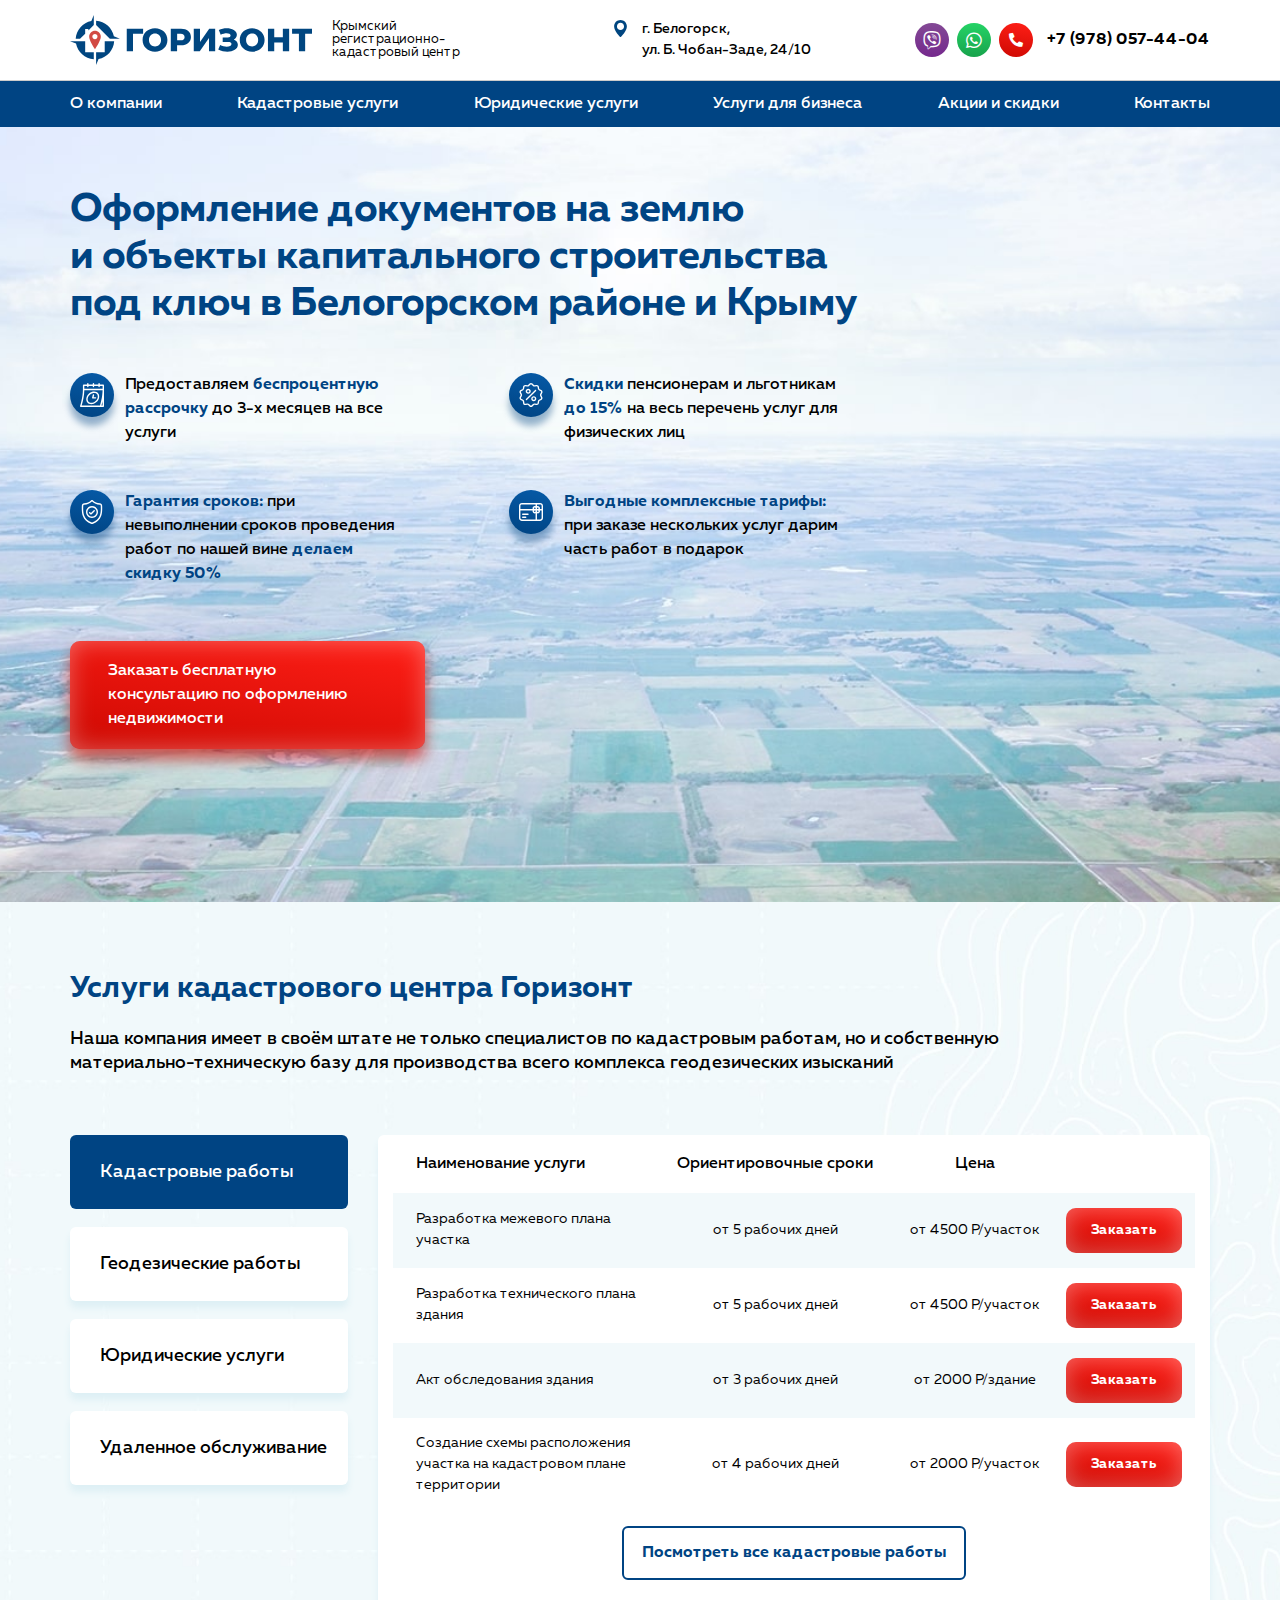
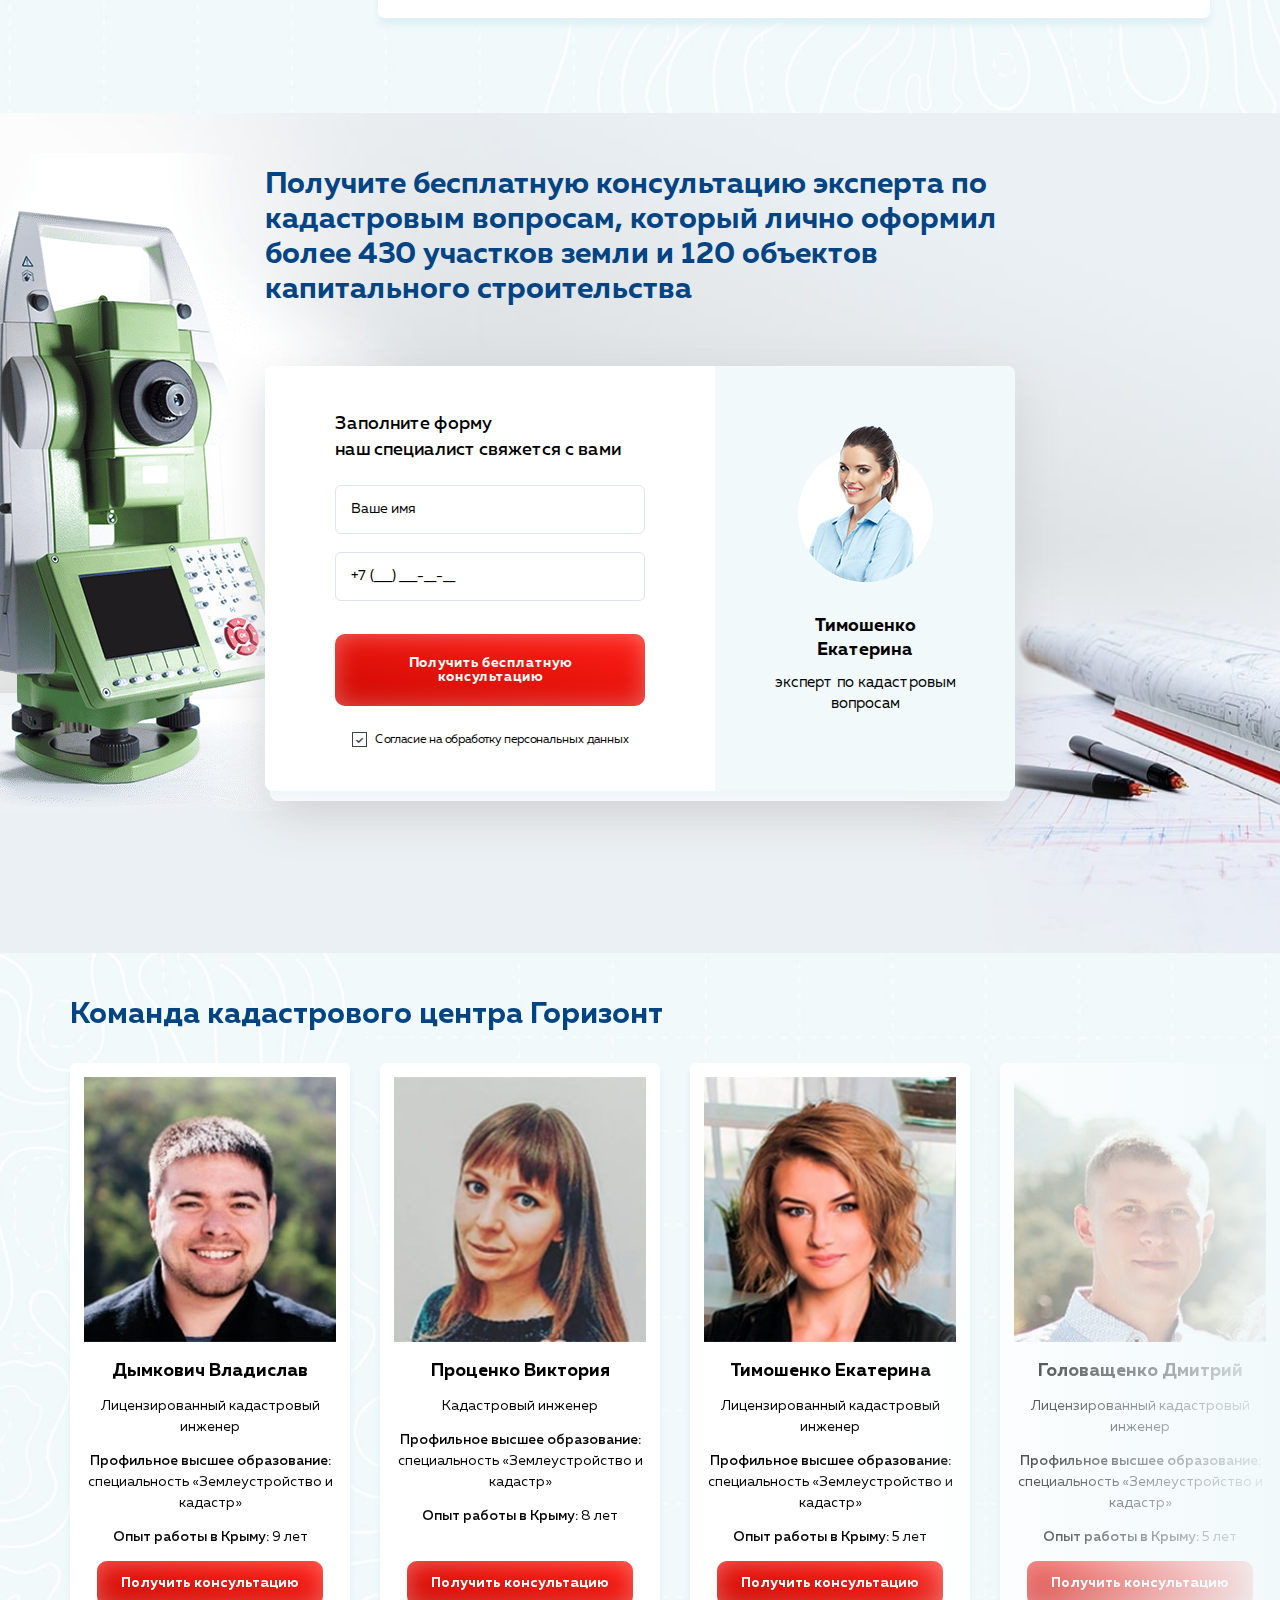
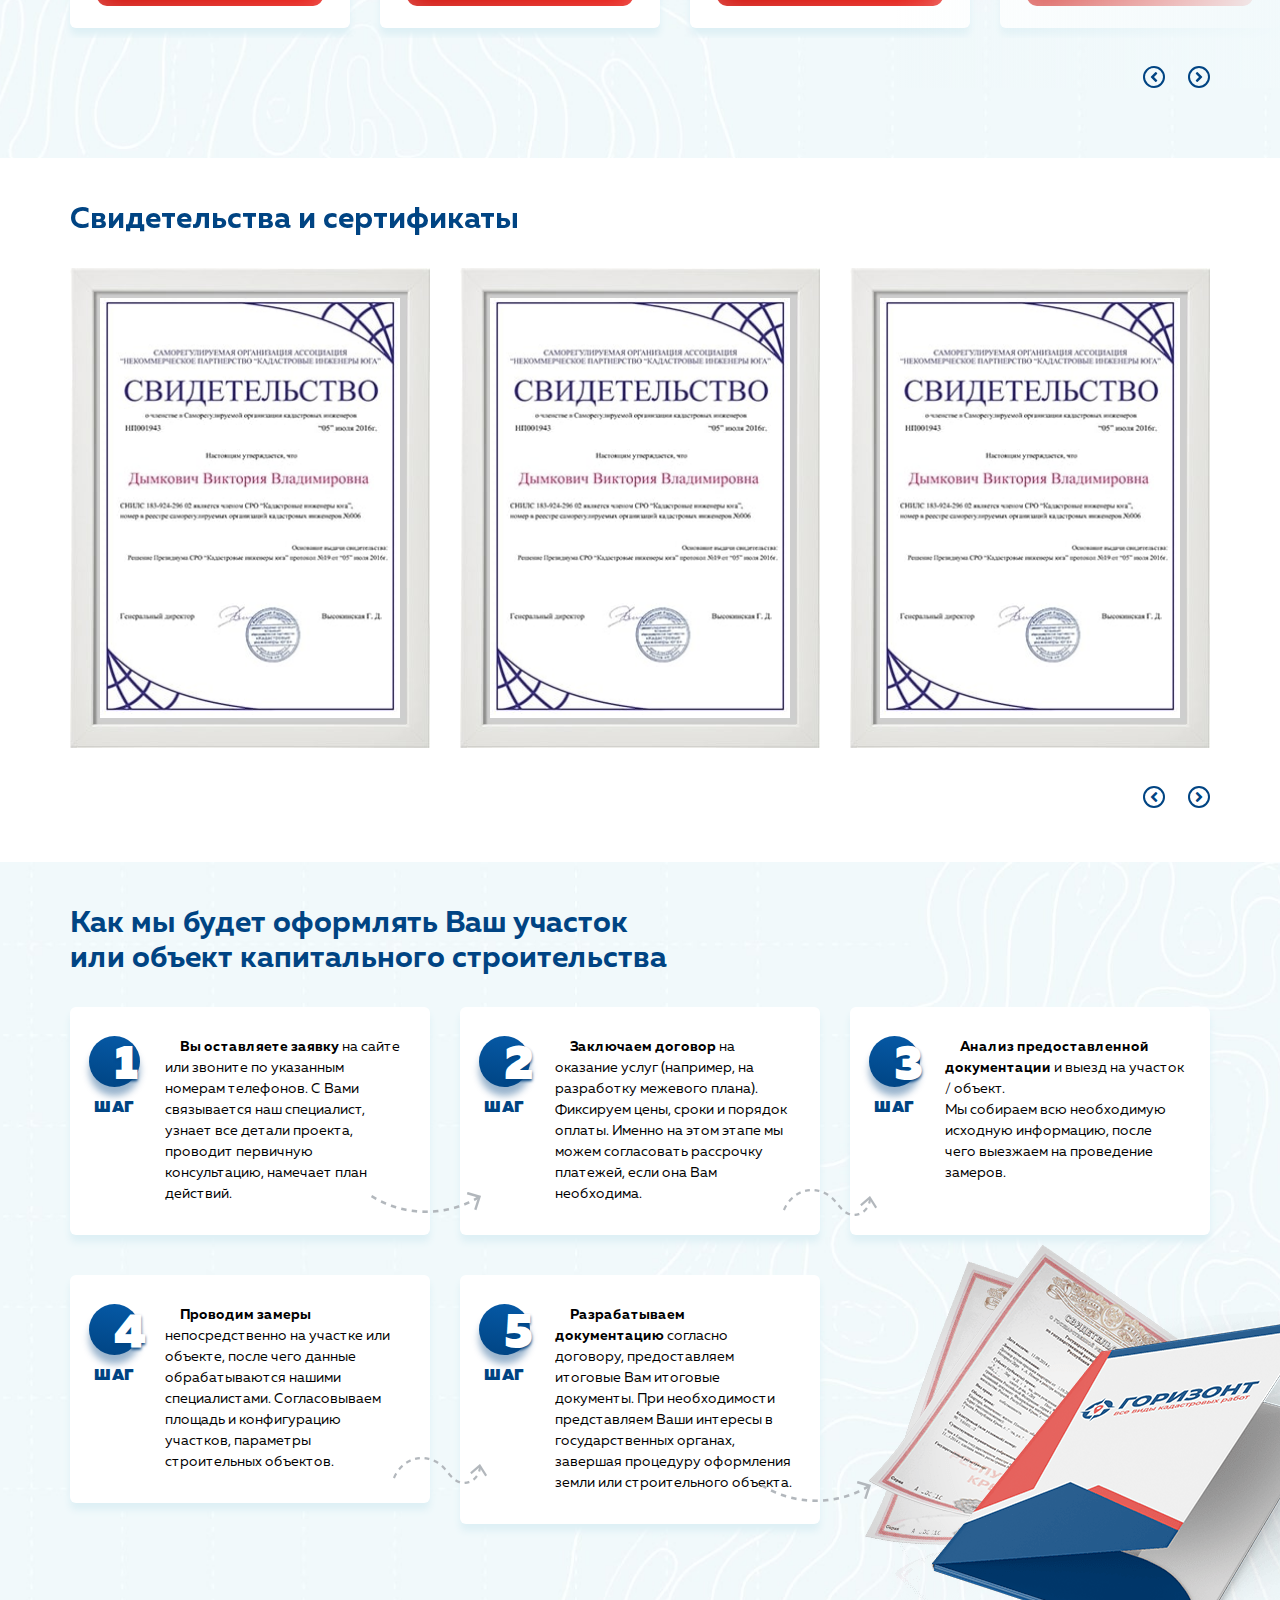
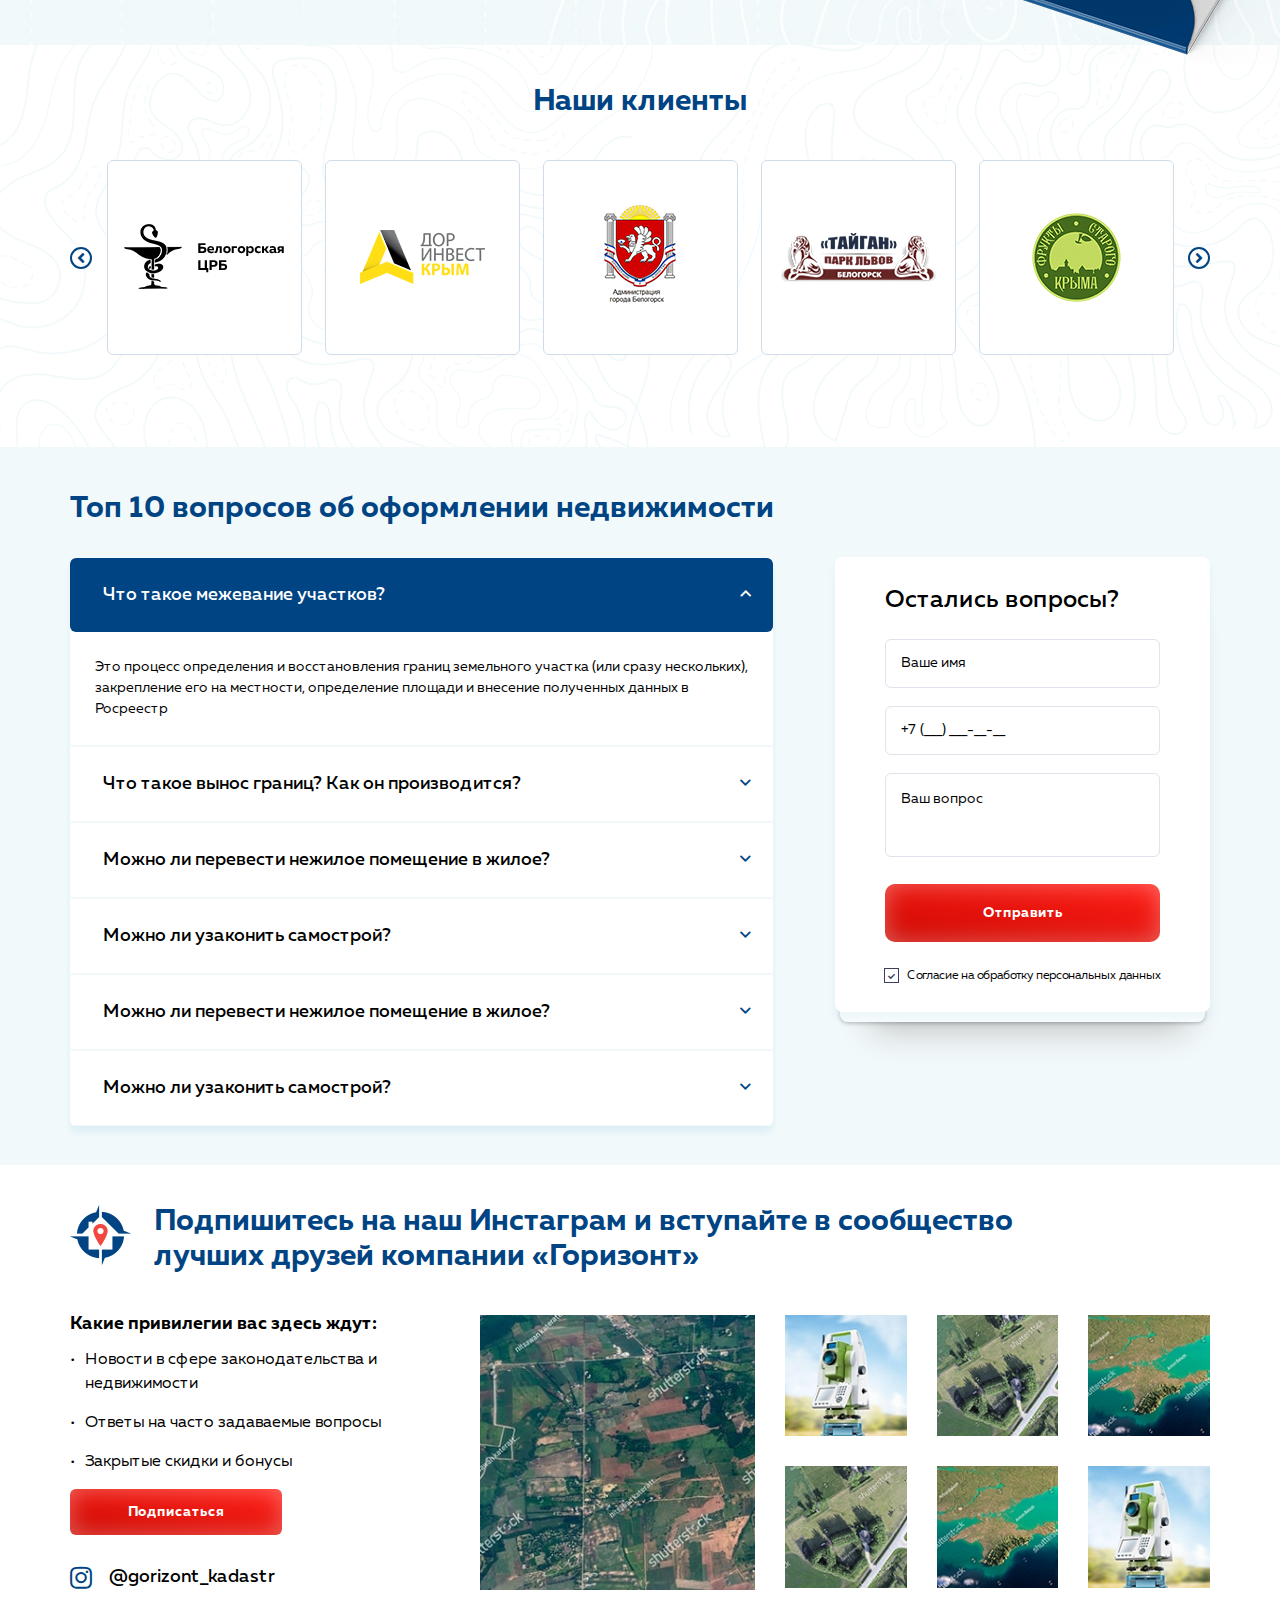
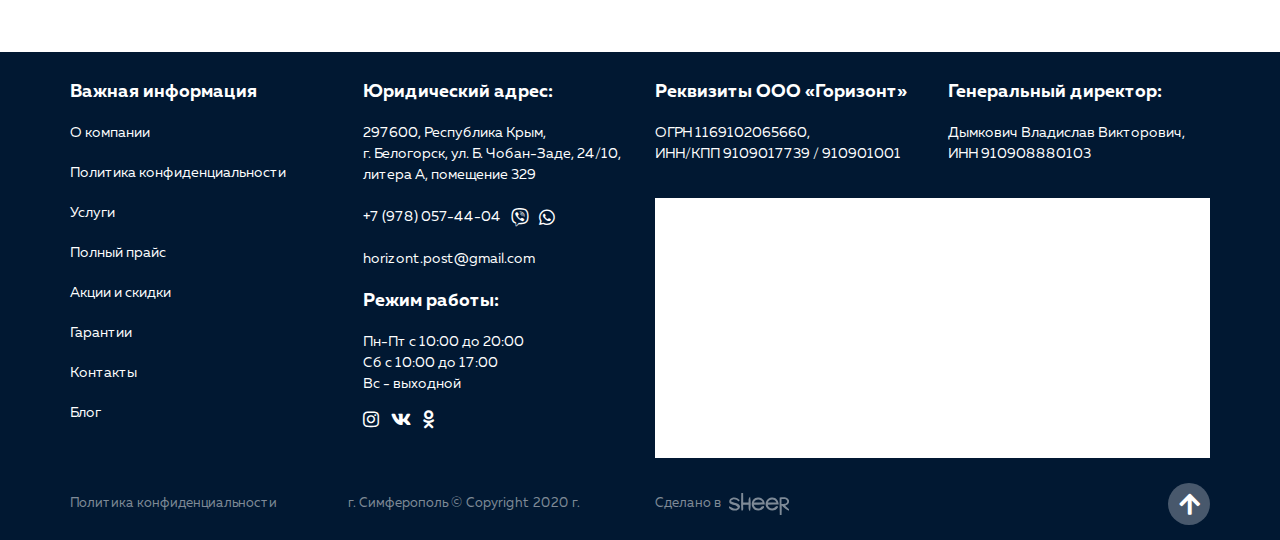
<file: index.html>
<!DOCTYPE html>
<!--[if lt IE 7]><html lang="ru" class="lt-ie9 lt-ie8 lt-ie7"><![endif]-->
<!--[if IE 7]><html lang="ru" class="lt-ie9 lt-ie8"><![endif]-->
<!--[if IE 8]><html lang="ru" class="lt-ie9"><![endif]-->
<!--[if gt IE 8]><!-->
<html lang="ru">
<!--<![endif]-->
<head>
	<meta charset="utf-8" />
	<title>Заголовок</title>
	<meta name="description" content="" />
	<meta http-equiv="X-UA-Compatible" content="IE=edge" />
	<meta name="viewport" content="width=device-width, initial-scale=1.0" />
	<link rel="shortcut icon" href="favicon.png" />
	<link rel="stylesheet" href="libs/bootstrap/bootstrap-grid.css" />
	<link rel="stylesheet" href="libs/fontawesome-free-5.12.0-web/css/all.min.css" />
	<link rel="stylesheet" href="libs/fancybox/jquery.fancybox.css" />
	<link rel="stylesheet" href="libs/slick-1.5.9/slick/slick.css" />
	<link rel="stylesheet" href="libs/slick-1.5.9/slick/slick-theme.css" />
	<link rel="stylesheet" href="css/fonts.css" />
	<link rel="stylesheet" href="css/main.css?ver=1.68" />
	<link rel="stylesheet" href="css/media.css?ver=1.68" />
</head>
<body>

	<div class="wrapper">

		<header class="header">
			<div class="container">
				<div class="header__top">
					<a href="#" class="logo">
						<img src="img/logo.svg" alt="alt">
						<span>Крымский регистрационно-кадастровый центр</span>
					</a>
					<div class="contact-location">
						<p>г. Белогорск,</p> 
						<p>ул. Б. Чобан-Заде, 24/10</p>
					</div>
					<div class="header__right">
						<ul class="social-list">
							<li class="social-list_viber"><a href="#"><i class="fab fa-viber"></i></a></li>
							<li class="social-list_whatsapp"><a href="#"><i class="fab fa-whatsapp"></i></a></li>
							<li class="social-list_phone"><a href="#callback" class="fancybox"><i class="fas fa-phone-alt"></i></a></li>
						</ul>
						<a href="tel:+79780574404" class="phone-main">+7 (978) 057-44-04</a>
					</div>
					<span class="btn_nav">
						<span class='sandwich'>
							<span class='sw-topper'></span>
							<span class='sw-bottom'></span>
							<span class='sw-footer'></span>
						</span>
					</span>
				</div>
			</div>
			<div class="header__bottom">
				<div class="container">
					<ul class="menu">
						<li><a href="#">О компании</a></li>
						<li><a href="#">Кадастровые услуги</a></li>
						<li><a href="#">Юридические услуги</a></li>
						<li><a href="#">Услуги для бизнеса</a></li>
						<li><a href="#">Акции и скидки</a></li>
						<li><a href="#">Контакты</a></li>
					</ul>
				</div>
			</div>
		</header>

		<div class="billbord">
			<div class="container">
				<div class="row">
					<div class="col-xl-9">
						<h1 class="title-big">Оформление документов на землю <br>и объекты капитального строительства <br>под ключ в Белогорском районе и Крыму</h1>
						<div class="row">
							<div class="col-6">
								<div class="item-billbord">
									<div class="item-billbord__icon">
										<img src="img/ic_billbord1.svg" alt="alt">
									</div>
									<p>Предоставляем <strong>беспроцентную рассрочку</strong> до 3-х месяцев на все услуги</p>
								</div>
							</div>
							<div class="col-6">
								<div class="item-billbord">
									<div class="item-billbord__icon">
										<img src="img/ic_billbord2.svg" alt="alt">
									</div>
									<p><strong>Скидки</strong> пенсионерам и льготникам <strong>до 15%</strong> на весь перечень услуг для физических лиц</p>
								</div>
							</div>
							<div class="col-6">
								<div class="item-billbord">
									<div class="item-billbord__icon">
										<img src="img/ic_billbord3.svg" alt="alt">
									</div>
									<p><strong>Гарантия сроков:</strong> при невыполнении сроков проведения работ по нашей вине <strong>делаем скидку 50%</strong></p>
								</div>
							</div>
							<div class="col-6">
								<div class="item-billbord">
									<div class="item-billbord__icon">
										<img src="img/ic_billbord4.svg" alt="alt">
									</div>
									<p><strong>Выгодные комплексные тарифы:</strong> при заказе нескольких услуг дарим часть работ в подарок</p>
								</div>
							</div>
						</div>
						<a href="#" class="btn-main">Заказать бесплатную консультацию по оформлению недвижимости</a>
					</div>
				</div>
			</div>
		</div>

		<div class="services">
			<div class="container">
				<div class="row">
					<div class="col-xl-10">
						<h2 class="title-section">Услуги кадастрового центра Горизонт</h2>
						<div class="descr-title">Наша компания имеет в своём штате не только специалистов по кадастровым работам, но и собственную материально-техническую базу для производства всего комплекса геодезических изысканий</div>
					</div>
				</div>
				<div class="row row_tabs">
					<div class="col-lg-3 col_pr">
						<ul class="tabs">
							<li class="active"><a href="#tab1">Кадастровые работы</a></li>
							<li><a href="#tab2">Геодезические работы</a></li>
							<li><a href="#tab3">Юридические услуги</a></li>
							<li><a href="#tab4">Удаленное обслуживание</a></li>
						</ul>
					</div>
					<div class="col-lg-9 pl_30">
						<div class="tab-container">
							<div id="tab1" class="tab-pane">
								<div class="table-wrap">
									<table>
										<thead>
											<tr>
												<td>Наименование услуги</td>
												<td>Ориентировочные сроки</td>
												<td>Цена</td>
												<td></td>
											</tr>
										</thead>
										<tbody>
											<tr>
												<td>Разработка межевого плана участка</td>
												<td>от 5 рабочих дней</td>
												<td>от 4500 Р/участок</td>
												<td><a href="#" class="btn-main">Заказать</a></td>
											</tr>
											<tr>
												<td>Разработка технического плана здания</td>
												<td>от 5 рабочих дней</td>
												<td>от 4500 Р/участок</td>
												<td><a href="#" class="btn-main">Заказать</a></td>
											</tr>
											<tr>
												<td>Акт обследования здания</td>
												<td>от 3 рабочих дней</td>
												<td>от 2000 Р/здание</td>
												<td><a href="#" class="btn-main">Заказать</a></td>
											</tr>
											<tr>
												<td>Создание схемы расположения участка на кадастровом плане территории</td>
												<td>от 4 рабочих дней</td>
												<td>от 2000 Р/участок</td>
												<td><a href="#" class="btn-main">Заказать</a></td>
											</tr>
										</tbody>
									</table>
								</div>
								<div class="align_center">
									<a href="#" class="btn-transparent">Посмотреть все кадастровые работы</a>
								</div>
							</div>
							<div id="tab2" class="tab-pane">
								<div class="table-wrap">
									<table>
										<thead>
											<tr>
												<td>Наименование услуги</td>
												<td>Ориентировочные сроки</td>
												<td>Цена</td>
												<td></td>
											</tr>
										</thead>
										<tbody>
											<tr>
												<td>Разработка межевого плана участка</td>
												<td>от 5 рабочих дней</td>
												<td>от 4500 Р/участок</td>
												<td><a href="#" class="btn-main">Заказать</a></td>
											</tr>
											<tr>
												<td>Разработка технического плана здания</td>
												<td>от 5 рабочих дней</td>
												<td>от 4500 Р/участок</td>
												<td><a href="#" class="btn-main">Заказать</a></td>
											</tr>
											<tr>
												<td>Акт обследования здания</td>
												<td>от 3 рабочих дней</td>
												<td>от 2000 Р/здание</td>
												<td><a href="#" class="btn-main">Заказать</a></td>
											</tr>
											<tr>
												<td>Создание схемы расположения участка на кадастровом плане территории</td>
												<td>от 4 рабочих дней</td>
												<td>от 2000 Р/участок</td>
												<td><a href="#" class="btn-main">Заказать</a></td>
											</tr>
										</tbody>
									</table>
								</div>
								<div class="align_center">
									<a href="#" class="btn-transparent">Посмотреть все кадастровые работы</a>
								</div>
							</div>
							<div id="tab3" class="tab-pane">
								<div class="table-wrap">
									<table>
										<thead>
											<tr>
												<td>Наименование услуги</td>
												<td>Ориентировочные сроки</td>
												<td>Цена</td>
												<td></td>
											</tr>
										</thead>
										<tbody>
											<tr>
												<td>Разработка межевого плана участка</td>
												<td>от 5 рабочих дней</td>
												<td>от 4500 Р/участок</td>
												<td><a href="#" class="btn-main">Заказать</a></td>
											</tr>
											<tr>
												<td>Разработка технического плана здания</td>
												<td>от 5 рабочих дней</td>
												<td>от 4500 Р/участок</td>
												<td><a href="#" class="btn-main">Заказать</a></td>
											</tr>
											<tr>
												<td>Акт обследования здания</td>
												<td>от 3 рабочих дней</td>
												<td>от 2000 Р/здание</td>
												<td><a href="#" class="btn-main">Заказать</a></td>
											</tr>
											<tr>
												<td>Создание схемы расположения участка на кадастровом плане территории</td>
												<td>от 4 рабочих дней</td>
												<td>от 2000 Р/участок</td>
												<td><a href="#" class="btn-main">Заказать</a></td>
											</tr>
										</tbody>
									</table>
								</div>
								<div class="align_center">
									<a href="#" class="btn-transparent">Посмотреть все кадастровые работы</a>
								</div>
							</div>
							<div id="tab4" class="tab-pane">
								<div class="table-wrap">
									<table>
										<thead>
											<tr>
												<td>Наименование услуги</td>
												<td>Ориентировочные сроки</td>
												<td>Цена</td>
												<td></td>
											</tr>
										</thead>
										<tbody>
											<tr>
												<td>Разработка межевого плана участка</td>
												<td>от 5 рабочих дней</td>
												<td>от 4500 Р/участок</td>
												<td><a href="#" class="btn-main">Заказать</a></td>
											</tr>
											<tr>
												<td>Разработка технического плана здания</td>
												<td>от 5 рабочих дней</td>
												<td>от 4500 Р/участок</td>
												<td><a href="#" class="btn-main">Заказать</a></td>
											</tr>
											<tr>
												<td>Акт обследования здания</td>
												<td>от 3 рабочих дней</td>
												<td>от 2000 Р/здание</td>
												<td><a href="#" class="btn-main">Заказать</a></td>
											</tr>
											<tr>
												<td>Создание схемы расположения участка на кадастровом плане территории</td>
												<td>от 4 рабочих дней</td>
												<td>от 2000 Р/участок</td>
												<td><a href="#" class="btn-main">Заказать</a></td>
											</tr>
										</tbody>
									</table>
								</div>
								<div class="align_center">
									<a href="#" class="btn-transparent">Посмотреть все кадастровые работы</a>
								</div>
							</div>
						</div>
					</div>
				</div>
			</div>
		</div>

		<div class="consultation">
			<div class="container">
				<div class="row">
					<div class="col-xl-8 col-lg-10 offset-xl-2 offset-lg-1">
						<h2 class="title-section">Получите бесплатную консультацию эксперта по кадастровым вопросам, который лично оформил более 430 участков земли и 120 объектов капитального строительства </h2>
						<div class="consult-form">
							<div class="consult-form__leftimg">
								<img src="img/im_consults_form.png" alt="alt">
							</div>
							<div class="consult-form__left">
								<div class="consult-form__title">
									<p>Заполните форму</p>
									<p>наш специалист свяжется с вами</p>
								</div>
								<form>
									<div class="item-form">
										<input type="text" placeholder="Ваше имя" required="required">
									</div>
									<div class="item-form">
										<input type="text" placeholder="+7 (___) ___-__-__" class="input-phone" required="required">
									</div>
									<button class="btn-main" type="submit">Получить бесплатную консультацию</button>
									<div class="checkbox-wrap">
										<div class="checkbox">
											<label>
												<input type="checkbox" required="required" checked="checked" />
												<span>Согласие на обработку персональных данных</span>
											</label>
										</div>
									</div>
								</form>
							</div>
							<div class="consult-form__right">
								<div class="consult-form__image">
									<img src="img/img_consult.png" alt="alt">
								</div>
								<div class="consult-form__name">Тимошенко Екатерина</div>
								<div class="consult-form__descr">эксперт по кадастровым вопросам</div>
							</div>
						</div>
					</div>
				</div>
			</div>
		</div>

		<div class="team">
			<div class="container">
				<div class="row">
					<div class="col-xl-10">
						<h2 class="title-section title-section_main">Команда кадастрового центра Горизонт</h2>
					</div>
				</div>
				<ul class="slider-team">
					<li>
						<div class="item-team">
							<div class="item-team__image">
								<img src="img/team1.jpg" alt="alt">
							</div>
							<div class="item-team__name">Дымкович Владислав</div>
							<p>Лицензированный кадастровый инженер</p>
							<p><span>Профильное высшее образование:</span> специальность «Землеустройство и кадастр»</p>
							<p><span>Опыт работы в Крыму:</span> 9 лет</p>
							<a href="#" class="btn-main">Получить консультацию</a>
						</div>
					</li>
					<li>
						<div class="item-team">
							<div class="item-team__image">
								<img src="img/team2.jpg" alt="alt">
							</div>
							<div class="item-team__name">Проценко Виктория</div>
							<p>Кадастровый инженер</p>
							<p><span>Профильное высшее образование:</span> специальность «Землеустройство и кадастр»</p>
							<p><span>Опыт работы в Крыму:</span> 8 лет</p>
							<a href="#" class="btn-main">Получить консультацию</a>
						</div>
					</li>
					<li>
						<div class="item-team">
							<div class="item-team__image">
								<img src="img/team3.jpg" alt="alt">
							</div>
							<div class="item-team__name">Тимошенко Екатерина</div>
							<p>Лицензированный кадастровый инженер</p>
							<p><span>Профильное высшее образование:</span> специальность «Землеустройство и кадастр»</p>
							<p><span>Опыт работы в Крыму:</span> 5 лет</p>
							<a href="#" class="btn-main">Получить консультацию</a>
						</div>
					</li>
					<li>
						<div class="item-team">
							<div class="item-team__image">
								<img src="img/team4.jpg" alt="alt">
							</div>
							<div class="item-team__name">Головащенко Дмитрий</div>
							<p>Лицензированный кадастровый инженер</p>
							<p><span>Профильное высшее образование:</span> специальность «Землеустройство и кадастр»</p>
							<p><span>Опыт работы в Крыму:</span> 5 лет</p>
							<a href="#" class="btn-main">Получить консультацию</a>
						</div>
					</li>
					<li>
						<div class="item-team">
							<div class="item-team__image">
								<img src="img/team1.jpg" alt="alt">
							</div>
							<div class="item-team__name">Дымкович Владислав</div>
							<p>Лицензированный кадастровый инженер</p>
							<p><span>Профильное высшее образование:</span> специальность «Землеустройство и кадастр»</p>
							<p><span>Опыт работы в Крыму:</span> 9 лет</p>
							<a href="#" class="btn-main">Получить консультацию</a>
						</div>
					</li>
					<li>
						<div class="item-team">
							<div class="item-team__image">
								<img src="img/team2.jpg" alt="alt">
							</div>
							<div class="item-team__name">Проценко Виктория</div>
							<p>Кадастровый инженер</p>
							<p><span>Профильное высшее образование:</span> специальность «Землеустройство и кадастр»</p>
							<p><span>Опыт работы в Крыму:</span> 8 лет</p>
							<a href="#" class="btn-main">Получить консультацию</a>
						</div>
					</li>
				</ul>
			</div>
		</div>

		<div class="sertificats">
			<div class="container">
				<div class="row">
					<div class="col-xl-10">
						<h2 class="title-section title-section_main">Свидетельства и сертификаты</h2>
					</div>
				</div>
				<ul class="slider-sertificats">
					<li>
						<a href="img/sertificat1.jpg" class="slider-sertificats__item fancybox" rel="sertificats">
							<img src="img/sertificat1.jpg" alt="alt">
						</a>
					</li>
					<li>
						<a href="img/sertificat1.jpg" class="slider-sertificats__item fancybox" rel="sertificats">
							<img src="img/sertificat1.jpg" alt="alt">
						</a>
					</li>
					<li>
						<a href="img/sertificat1.jpg" class="slider-sertificats__item fancybox" rel="sertificats">
							<img src="img/sertificat1.jpg" alt="alt">
						</a>
					</li>
					<li>
						<a href="img/sertificat1.jpg" class="slider-sertificats__item fancybox" rel="sertificats">
							<img src="img/sertificat1.jpg" alt="alt">
						</a>
					</li>
				</ul>
			</div>
		</div>

		<div class="steps">
			<div class="container">
				<div class="row">
					<div class="col-xl-7 col-lg-9">
						<h2 class="title-section title-section_main">Как мы будет оформлять Ваш участок <br>или объект капитального строительства </h2>
					</div>
				</div>
				<div class="row row_steps">
					<div class="col-lg-4 col-6">
						<div class="item-step">
							<div class="item-step__title">
								<div class="item-step__number"><span>1</span></div>
								<div class="item-step__descr">Шаг</div>
							</div>
							<p><strong>Вы оставляете заявку</strong> на сайте или звоните по указанным номерам телефонов. С Вами связывается наш специалист, узнает все детали проекта, проводит первичную консультацию, намечает план действий.</p>
						</div>
					</div>
					<div class="col-lg-4 col-6">
						<div class="item-step">
							<div class="item-step__title">
								<div class="item-step__number"><span>2</span></div>
								<div class="item-step__descr">Шаг</div>
							</div>
							<p><strong>Заключаем договор</strong> на оказание услуг (например, на разработку межевого плана). Фиксируем цены, сроки и порядок оплаты. Именно на этом этапе мы можем согласовать рассрочку платежей, если она Вам необходима. </p>
						</div>
					</div>
					<div class="col-lg-4 col-6">
						<div class="item-step">
							<div class="item-step__title">
								<div class="item-step__number"><span>3</span></div>
								<div class="item-step__descr">Шаг</div>
							</div>
							<p><strong>Анализ предоставленной документации</strong> и выезд на участок / объект. <br>Мы собираем всю необходимую исходную информацию, после чего выезжаем на проведение замеров.</p>
						</div>
					</div>
					<div class="col-lg-4 col-6">
						<div class="item-step">
							<div class="item-step__title">
								<div class="item-step__number"><span>4</span></div>
								<div class="item-step__descr">Шаг</div>
							</div>
							<p><strong>Проводим замеры</strong> непосредственно на участке или объекте, после чего данные обрабатываются нашими специалистами. Согласовываем площадь и конфигурацию участков, параметры строительных объектов.</p>
						</div>
					</div>
					<div class="col-lg-4 col-6">
						<div class="item-step">
							<div class="item-step__title">
								<div class="item-step__number"><span>5</span></div>
								<div class="item-step__descr">Шаг</div>
							</div>
							<p><strong>Разрабатываем документацию</strong> согласно договору, предоставляем итоговые Вам итоговые документы. При необходимости представляем Ваши интересы в государственных органах, завершая процедуру оформления земли или строительного объекта.</p>
						</div>
					</div>
					<div class="col-lg-4 col-6">
						<div class="steps__image">
							<img src="img/img_steps.png" alt="alt">
						</div>
					</div>
				</div>
			</div>
		</div>

		<div class="clients">
			<div class="container">
				<h2 class="title-section title-section_center">Наши клиенты</h2>
				<ul class="slider-clients arrows_center">
					<li>
						<div class="item-client">
							<img src="img/client1.png" alt="alt">
						</div>
					</li>
					<li>
						<div class="item-client">
							<img src="img/client2.png" alt="alt">
						</div>
					</li>
					<li>
						<div class="item-client">
							<img src="img/client3.png" alt="alt">
						</div>
					</li>
					<li>
						<div class="item-client">
							<img src="img/client4.png" alt="alt">
						</div>
					</li>
					<li>
						<div class="item-client">
							<img src="img/client5.png" alt="alt">
						</div>
					</li>
					<li>
						<div class="item-client">
							<img src="img/client1.png" alt="alt">
						</div>
					</li>
				</ul>
			</div>
		</div>

		<div class="questions">
			<div class="container">
				<div class="row">
					<div class="col-xl-10">
						<h2 class="title-section title-section_main">Топ 10 вопросов об оформлении недвижимости </h2>
					</div>
				</div>
				<div class="row">
					<div class="col-lg-8">
						<div class="question-block">
							<div class="question active">
								<div class="question__name">Что такое межевание участков?<div class="question__btn"><i class="far fa-angle-down"></i></div></div>
								<div class="question__answer" style="display: block;">
									<p>Это процесс определения и восстановления границ земельного участка (или сразу нескольких), закрепление его на местности, определение площади и внесение полученных данных в Росреестр</p>
								</div>
							</div>
							<div class="question">
								<div class="question__name">Что такое вынос границ? Как он производится?<div class="question__btn"><i class="far fa-angle-down"></i></div></div>
								<div class="question__answer">
									<p>Это процесс определения и восстановления границ земельного участка (или сразу нескольких), закрепление его на местности, определение площади и внесение полученных данных в Росреестр</p>
								</div>
							</div>
							<div class="question">
								<div class="question__name">Можно ли перевести нежилое помещение в жилое?<div class="question__btn"><i class="far fa-angle-down"></i></div></div>
								<div class="question__answer">
									<p>Это процесс определения и восстановления границ земельного участка (или сразу нескольких), закрепление его на местности, определение площади и внесение полученных данных в Росреестр</p>
								</div>
							</div>
							<div class="question">
								<div class="question__name">Можно ли узаконить самострой?<div class="question__btn"><i class="far fa-angle-down"></i></div></div>
								<div class="question__answer">
									<p>Это процесс определения и восстановления границ земельного участка (или сразу нескольких), закрепление его на местности, определение площади и внесение полученных данных в Росреестр</p>
								</div>
							</div>
							<div class="question">
								<div class="question__name">Можно ли перевести нежилое помещение в жилое?<div class="question__btn"><i class="far fa-angle-down"></i></div></div>
								<div class="question__answer">
									<p>Это процесс определения и восстановления границ земельного участка (или сразу нескольких), закрепление его на местности, определение площади и внесение полученных данных в Росреестр</p>
								</div>
							</div>
							<div class="question">
								<div class="question__name">Можно ли узаконить самострой?<div class="question__btn"><i class="far fa-angle-down"></i></div></div>
								<div class="question__answer">
									<p>Это процесс определения и восстановления границ земельного участка (или сразу нескольких), закрепление его на местности, определение площади и внесение полученных данных в Росреестр</p>
								</div>
							</div>
						</div>
					</div>
					<div class="col-lg-4 col_pl">
						<div class="block-form">
							<div class="block-form__title">Остались вопросы?</div>
							<form>
								<div class="item-form">
									<input type="text" placeholder="Ваше имя" required="required">
								</div>
								<div class="item-form">
									<input type="text" placeholder="+7 (___) ___-__-__" class="input-phone" required="required">
								</div>
								<div class="item-form">
									<textarea placeholder="Ваш вопрос" required="required"></textarea>
								</div>
								<button class="btn-main" type="submit">Отправить</button>
								<div class="checkbox-wrap">
									<div class="checkbox">
										<label>
											<input type="checkbox" required="required" checked="checked" />
											<span>Согласие на обработку персональных данных</span>
										</label>
									</div>
								</div>
							</form>
						</div>
					</div>
				</div>
			</div>
		</div>

		<div class="instagram">
			<div class="container">
				<div class="row">
					<div class="col-xl-10">
						<h2 class="title-section title-section_insta">Подпишитесь на наш Инстаграм и вступайте в сообщество лучших друзей компании «Горизонт»</h2>
					</div>
				</div>
				<div class="row">
					<div class="col-lg-4">
						<div class="title-small">Какие привилегии вас здесь ждут:</div>
						<ul class="list-main">
							<li>Новости в сфере законодательства и недвижимости</li>
							<li>Ответы на часто задаваемые вопросы</li>
							<li>Закрытые скидки и бонусы</li>
						</ul>
						<a href="#" class="btn-main">Подписаться</a>
						<div>
							<a href="#" class="link-insta" target="_blank"><i class="fab fa-instagram"></i> @gorizont_kadastr</a>
						</div>
					</div>
					<div class="col-lg-8">
						<div class="row row_insta">
							<div class="col-md-5 pl_35">
								<a href="img/insta1.jpg" class="item-insta fancybox" rel="group1">
									<span class="item-insta__image">
										<img src="img/insta1.jpg" alt="alt">
									</span>
								</a>
							</div>
							<div class="col-md-7">
								<div class="row">
									<div class="col-md-4 col-6">
										<a href="img/insta2.jpg" class="item-insta fancybox" rel="group1">
											<span class="item-insta__image">
												<img src="img/insta2.jpg" alt="alt">
											</span>
										</a>
									</div>
									<div class="col-md-4 col-6">
										<a href="img/insta3.jpg" class="item-insta fancybox" rel="group1">
											<span class="item-insta__image">
												<img src="img/insta3.jpg" alt="alt">
											</span>
										</a>
									</div>
									<div class="col-md-4 col-6">
										<a href="img/insta4.jpg" class="item-insta fancybox" rel="group1">
											<span class="item-insta__image">
												<img src="img/insta4.jpg" alt="alt">
											</span>
										</a>
									</div>
									<div class="col-md-4 col-6">
										<a href="img/insta5.jpg" class="item-insta fancybox" rel="group1">
											<span class="item-insta__image">
												<img src="img/insta5.jpg" alt="alt">
											</span>
										</a>
									</div>
									<div class="col-md-4 col-6">
										<a href="img/insta6.jpg" class="item-insta fancybox" rel="group1">
											<span class="item-insta__image">
												<img src="img/insta6.jpg" alt="alt">
											</span>
										</a>
									</div>
									<div class="col-md-4 col-6">
										<a href="img/insta7.jpg" class="item-insta fancybox" rel="group1">
											<span class="item-insta__image">
												<img src="img/insta7.jpg" alt="alt">
											</span>
										</a>
									</div>
								</div>
							</div>
						</div>
					</div>
				</div>
			</div>
		</div>

		<footer class="footer">
			<div class="container">
				<div class="row">
					<div class="col-lg-3 col-6">
						<div class="title-small">Важная информация</div>
						<ul class="footer_nav">
							<li><a href="#">О компании</a></li>
							<li><a href="#">Политика конфиденциальности</a></li>
							<li><a href="#">Услуги</a></li>
							<li><a href="#">Полный прайс</a></li>
							<li><a href="#">Акции и скидки</a></li>
							<li><a href="#">Гарантии</a></li>
							<li><a href="#">Контакты</a></li>
							<li><a href="#">Блог</a></li>
						</ul>
					</div>
					<div class="col-lg-3 col-6 col_mob_pl">
						<div class="title-small">Юридический адрес: </div>
						<p>297600, Республика Крым,</p>
						<p>г. Белогорск, ул. Б. Чобан-Заде, 24/10, </p>
						<p>литера А, помещение 329</p>
						<br>
						<p class="footer_phone"><a href="tel:+79780574404">+7 (978) 057-44-04</a><i class="fab fa-viber"></i><i class="fab fa-whatsapp"></i></p>
						<br>
						<p><a href="mailto:horizont.post@gmail.com">horizont.post@gmail.com</a></p>
						<br>
						<div class="title-small">Режим работы: </div>
						<p>Пн-Пт с 10:00 до 20:00</p>
						<p>Сб с 10:00 до 17:00</p>
						<p>Вс - выходной</p>
						<ul class="social-footer">
							<li><a href="#"><i class="fab fa-instagram"></i></a></li>
							<li><a href="#"><i class="fab fa-vk"></i></a></li>
							<li><a href="#"><i class="fab fa-odnoklassniki"></i></a></li>
						</ul>
					</div>
					<div class="col-lg-6">
						<div class="row">
							<div class="col-lg-6 col-6">
								<div class="title-small">Реквизиты ООО «Горизонт»</div>
								<p>ОГРН 1169102065660, </p>
								<p>ИНН/КПП 9109017739 / 910901001</p>
							</div>
							<div class="col-lg-6 col-6 col_mob_pl">
								<div class="title-small">Генеральный директор: </div>
								<p>Дымкович Владислав Викторович,</p>
								<p>ИНН 910908880103</p>
							</div>
						</div>
						<div id="map"></div>
					</div>
				</div>
			</div>
			<div class="footer__bottom">
				<div class="container">
					<div class="row align-items-center">
						<div class="col-md-3 col-sm-6">
							<a href="#">Политика конфиденциальности</a>
						</div>
						<div class="col-md-3 col_pl col-sm-6">
							<p>г. Симферополь © Copyright  2020 г.</p>
						</div>
						<div class="col-md-3 col-sm-6">
							<div class="create">Сделано в <img src="img/copy.svg" alt="alt"></div>
						</div>
						<div class="col-md-3 align_right col-sm-6">
							<a href="#" class="btn_top"><i class="fa fa-arrow-up"></i></a>
						</div>
					</div>
				</div>
			</div>
		</footer>
		
	</div>

	<div id="callback" class="modal-block">
		<div class="block-form__icon">
				<img src="img/logo_min.png" alt="alt">
			</div>
		<div class="block-form">
			
			<div class="title-modal">Оставьте заявку</div>
			<div class="descr-modal">мы свяжется с Вами в течение 15 минут</div>
			<form>
				<div class="item-form">
					<input type="text" placeholder="Ваше имя" required="required">
				</div>
				<div class="item-form">
					<input type="text" placeholder="+7 (___) ___-__-__" class="input-phone" required="required">
				</div>
				<button class="btn-main" type="submit">Отправить</button>
				<div class="checkbox-wrap">
					<div class="checkbox">
						<label>
							<input type="checkbox" required="required" checked="checked" />
							<span>Согласие на обработку персональных данных</span>
						</label>
					</div>
				</div>
			</form>
		</div>
	</div>

	<!--[if lt IE 9]>
	<script src="libs/html5shiv/es5-shim.min.js"></script>
	<script src="libs/html5shiv/html5shiv.min.js"></script>
	<script src="libs/html5shiv/html5shiv-printshiv.min.js"></script>
	<script src="libs/respond/respond.min.js"></script>
<![endif]-->
<script src="libs/jquery/jquery-1.11.1.min.js"></script>
<script src="libs/jquery-mousewheel/jquery.mousewheel.min.js"></script>
<script src="libs/fancybox/jquery.fancybox.pack.js"></script>
<script src="libs/slick-1.5.9/slick/slick.min.js"></script>
<script src="libs/mask/jquery.maskedinput.js"></script>
<script src="libs/scroll2id/PageScroll2id.min.js"></script>
<script src="libs/jQueryFormStyler-master/jquery.formstyler.min.js"></script>
<script src="js/common.js?ver=1.68"></script>
<script src="https://api-maps.yandex.ru/2.1/?lang=ru_RU"></script>
	<script>
		$(document).ready(function() {
			ymaps.ready(init);

			function init() {
				var myMap = new ymaps.Map('map', {
					center: [45.057848, 34.595721],
					zoom: 15
				}, {
					searchControlProvider: 'yandex#search'
				}),


				myPlacemark = new ymaps.Placemark(myMap.getCenter(), {
					balloonContent: '<p>г. Белогорск, ул. Б. Чобан-Заде, 24/10, </br>литера А, помещение 329</p>'
				}, {
            // Опции.
            // Необходимо указать данный тип макета.
            iconLayout: 'default#image',
            // Своё изображение иконки метки.
            iconImageHref: 'img/logo_min.png',
            iconImageSize: [38, 38],
        });
				myMap.controls.remove('searchControl');
				myMap.behaviors.disable('scrollZoom');
				myMap.geoObjects.add(myPlacemark);

			
			}
		});
	</script>
<!-- Yandex.Metrika counter --><!-- /Yandex.Metrika counter -->
<!-- Google Analytics counter --><!-- /Google Analytics counter -->
</body>
</html>
</file>
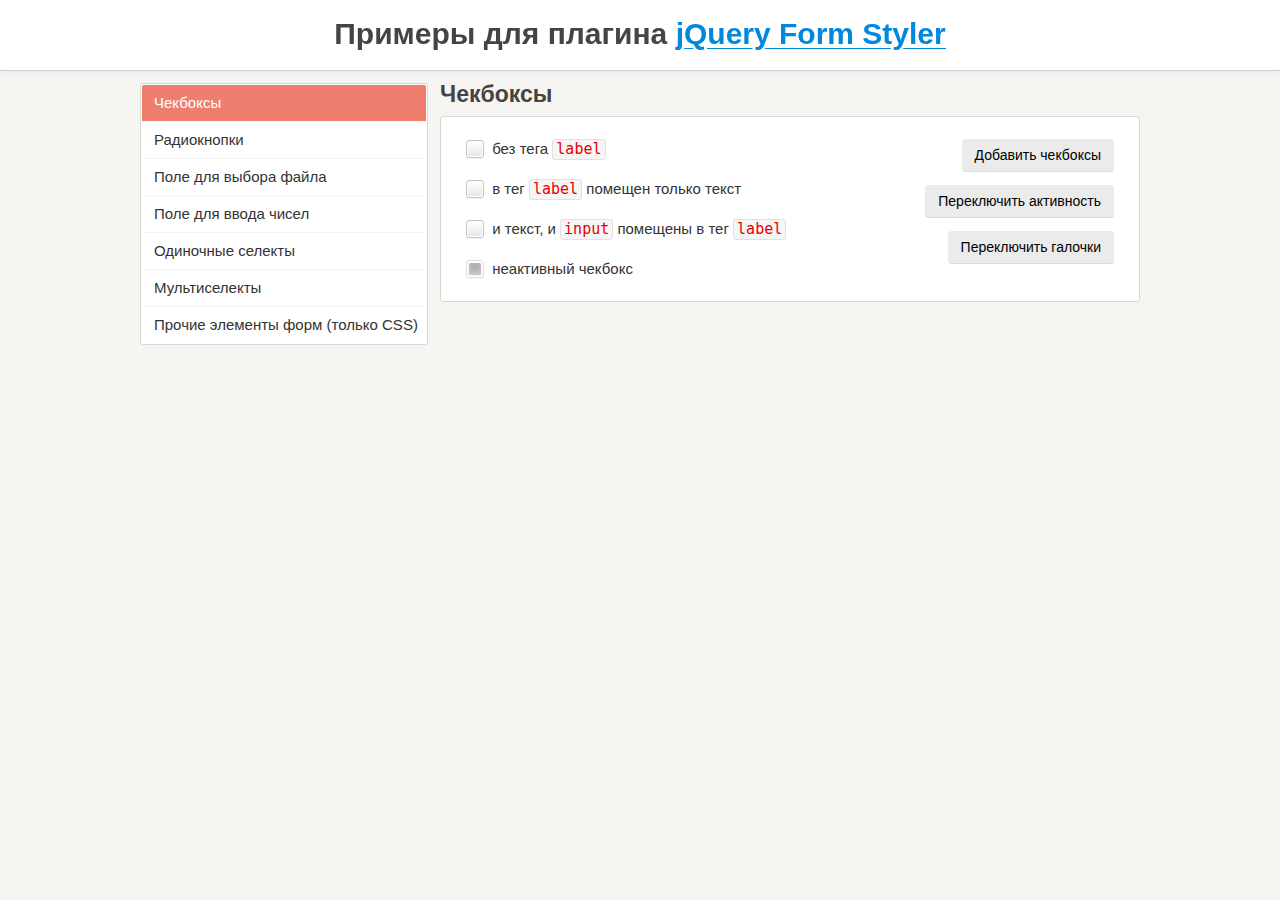
<file: libs/jQueryFormStyler-master/demo/index.html>
<!DOCTYPE html>
<html>
<head>
	<meta charset="utf-8" />
	<meta name="viewport" content="width=device-width, initial-scale=1.0" />
	<title>Примеры для плагина jQuery Form Styler</title>
	<link href="demo.css" rel="stylesheet" />
	<link href="../jquery.formstyler.css" rel="stylesheet" />
	<script src="http://ajax.googleapis.com/ajax/libs/jquery/1.11.3/jquery.min.js"></script>
	<script src="../jquery.formstyler.js"></script>
	<script>
		(function($) {
		$(function() {
			$('input, select').styler({
				selectSearch: true
			});
		});
		})(jQuery);
	</script>
	<script src="demo.js"></script>
</head>

<body>

<h1>Примеры для плагина <a href="http://dimox.name/jquery-form-styler/">jQuery Form Styler</a></h1>

<form method="post">
<div class="wrapper">

	<ul class="menu">
		<li class="current" data-hash="checkbox">Чекбоксы</li>
		<li data-hash="radio">Радиокнопки</li>
		<li data-hash="file">Поле для выбора файла</li>
		<li data-hash="number">Поле для ввода чисел</li>
		<li data-hash="select">Одиночные селекты</li>
		<li data-hash="multiselect">Мультиселекты</li>
		<li data-hash="css">Прочие элементы форм (только CSS)</li>
	</ul>

	<div class="content">

		<div class="box visible">
			<h2>Чекбоксы</h2>

			<div class="section lh">
				<div class="buttons">
					<button type="submit" class="button  add-checkbox">Добавить чекбоксы</button>
					<button type="submit" class="button  disable-input">Переключить активность</button>
					<button type="submit" class="button  check">Переключить галочки</button>
				</div>
				<input type="checkbox" /> без тега <code>label</code><br />
				<span id="r"><input type="checkbox" id="checkbox1" /></span> <label for="checkbox1"> в тег <code>label</code> помещен только текст</label><br />
				<label><input type="checkbox" /> и текст, и <code>input</code> помещены в тег <code>label</code></label><br />
				<label><input type="checkbox" disabled checked /> неактивный чекбокс</label>
			</div><!-- .section -->
		</div><!-- .box -->

		<div class="box">
			<h2>Радиокнопки</h2>

			<div class="section lh">
				<div class="buttons">
					<button type="submit" class="button  add-radio">Добавить радиокнопки</button>
					<button type="submit" class="button  disable-input">Переключить активность</button>
				</div>
				<input type="radio" name="radio" /> без тега <code>label</code><br />
				<input type="radio" name="radio" id="radio1" /> <label for="radio1"> в тег <code>label</code> помещен только текст</label><br />
				<label><input type="radio" name="radio" /> и текст, и <code>input</code> помещены в тег <code>label</code></label><br />
				<label><input type="radio" name="radio" disabled /> неактивная радиокнопка</label>
			</div><!-- .section -->
		</div><!-- .box -->

		<div class="box">
			<h2>Поле для выбора файла</h2>

			<div class="section">
				<div class="buttons">
					<button type="submit" class="button  add-file">Добавить поле</button>
					<button type="submit" class="button  disable-input">Переключить активность</button>
				</div>
				<input type="file" />
			</div><!-- .section -->
		</div><!-- .box -->

		<div class="box">
			<h2>Поле для ввода чисел</h2>

			<div class="section">
				<div class="buttons">
					<button type="submit" class="button  add-number">Добавить поле</button>
					<button type="submit" class="button  disable-input">Переключить активность</button>
				</div>
				<p>Поле без атрибутов.</p>
				<input type="number" />
			</div><!-- .section -->

			<div class="section">
				<p>Поле с атрибутами <code>min="0" max="100" step="5"</code>.</p>
				<input type="number" min="0" max="100" step="5" />
			</div><!-- .section -->

			<div class="section  number-plus-minus">
			<p>Другой вид переключателей.</p>
				<input type="number" />
			</div><!-- .section -->
		</div><!-- .box -->

		<div class="box">

			<h2>Одиночные селекты</h2>

			<p style="color: #43C617">По умолчанию ширина селекта на этой странице установлена 250 пикселей.</p>

			<div class="section">
				<div class="buttons">
					<button type="submit" class="button  add-select">Добавить селект</button>
					<button type="submit" class="button  add-options">Добавить пункты в список</button>
					<button type="submit" class="button  disable-select">Переключить активность селекта</button>
					<button type="submit" class="button  disable-options">Переключить активность пунктов</button>
				</div>
				<p><strong>Простой селект</strong> с несколькими пунктами, <br />один из них неактивный.</p>
				<select>
					<option>-- Выберите --</option>
					<option>Пункт 1</option>
					<option>Пункт 2</option>
					<option disabled>Пункт 3</option>
					<option>Пункт 4</option>
					<option>Пункт 5</option>
				</select>
			</div><!-- .section -->

			<div class="section">

				<p>Селект <strong>без заданной ширины</strong>, имеющий пункт <strong>с длинным текстом</strong>.</p>
				<select class="width-auto">
					<option>-- Выберите --</option>
					<option>Пункт 1</option>
					<option>Пункт 2</option>
					<option>Какой-то пункт с очень-очень-очень длинным-длинным-длинным текстом</option>
					<option>Пункт 4</option>
					<option>Пункт 5</option>
				</select>

				<br /><br />

				<p>Селект <strong>с шириной 200 пикселей</strong>, имеющий пункт <strong>с длинным текстом</strong>.</p>
				<select class="width-200">
					<option>-- Выберите --</option>
					<option>Пункт 1</option>
					<option>Пункт 2</option>
					<option>Какой-то пункт с очень-очень-очень длинным-длинным-длинным текстом</option>
					<option>Пункт 4</option>
					<option>Пункт 5</option>
				</select>

			</div><!-- .section -->

			<div class="section">

				<div class="sec maxheight">
					<p>Выпадающий список этого селекта <br /><strong>органичен по высоте</strong>.</p>
					<select>
						<option>-- Выберите --</option>
						<option>Пункт 1</option>
						<option>Пункт 2</option>
						<option>Пункт 3</option>
						<option>Пункт 4</option>
						<option>Пункт 5</option>
						<option>Пункт 6</option>
						<option>Пункт 7</option>
						<option>Пункт 8</option>
						<option>Пункт 9</option>
						<option>Пункт 10</option>
						<option>Пункт 11</option>
						<option>Пункт 12</option>
						<option>Пункт 13</option>
						<option>Пункт 14</option>
						<option>Пункт 15</option>
						<option>Пункт 16</option>
						<option>Пункт 17</option>
						<option>Пункт 18</option>
						<option>Пункт 19</option>
						<option>Пункт 20</option>
						<option>Пункт 21</option>
						<option>Пункт 22</option>
						<option>Пункт 23</option>
						<option>Пункт 24</option>
						<option>Пункт 25</option>
						<option>Пункт 26</option>
						<option>Пункт 27</option>
						<option>Пункт 28</option>
						<option>Пункт 29</option>
						<option>Пункт 30</option>
					</select>
				</div><!-- .sec -->

				<div class="sec">
					<p>Селект <strong>с длинным списком</strong>, не ограниченным максимальной высотой.</p>
					<select>
						<option>-- Выберите --</option>
						<option>Пункт 1</option>
						<option>Пункт 2</option>
						<option>Пункт 3</option>
						<option>Пункт 4</option>
						<option>Пункт 5</option>
						<option>Пункт 6</option>
						<option>Пункт 7</option>
						<option>Пункт 8</option>
						<option>Пункт 9</option>
						<option>Пункт 10</option>
						<option>Пункт 11</option>
						<option>Пункт 12</option>
						<option>Пункт 13</option>
						<option>Пункт 14</option>
						<option>Пункт 15</option>
						<option>Пункт 16</option>
						<option>Пункт 17</option>
						<option>Пункт 18</option>
						<option>Пункт 19</option>
						<option>Пункт 20</option>
						<option>Пункт 21</option>
						<option>Пункт 22</option>
						<option>Пункт 23</option>
						<option>Пункт 24</option>
						<option>Пункт 25</option>
						<option>Пункт 26</option>
						<option>Пункт 27</option>
						<option>Пункт 28</option>
						<option>Пункт 29</option>
						<option>Пункт 30</option>
						<option>Пункт 31</option>
						<option>Пункт 32</option>
						<option>Пункт 33</option>
						<option>Пункт 34</option>
						<option>Пункт 35</option>
						<option>Пункт 36</option>
						<option>Пункт 37</option>
						<option>Пункт 38</option>
						<option>Пункт 39</option>
						<option>Пункт 40</option>
						<option>Пункт 41</option>
						<option>Пункт 42</option>
						<option>Пункт 43</option>
						<option>Пункт 44</option>
						<option>Пункт 45</option>
						<option>Пункт 46</option>
						<option>Пункт 47</option>
						<option>Пункт 48</option>
						<option>Пункт 49</option>
						<option>Пункт 50</option>
						<option>Пункт 51</option>
						<option>Пункт 52</option>
						<option>Пункт 53</option>
						<option>Пункт 54</option>
						<option>Пункт 55</option>
						<option>Пункт 56</option>
						<option>Пункт 57</option>
						<option>Пункт 58</option>
						<option>Пункт 59</option>
						<option>Пункт 60</option>
						<option>Пункт 61</option>
						<option>Пункт 62</option>
						<option>Пункт 63</option>
						<option>Пункт 64</option>
						<option>Пункт 65</option>
						<option>Пункт 66</option>
						<option>Пункт 67</option>
						<option>Пункт 68</option>
						<option>Пункт 69</option>
						<option>Пункт 70</option>
						<option>Пункт 71</option>
						<option>Пункт 72</option>
						<option>Пункт 73</option>
						<option>Пункт 74</option>
						<option>Пункт 75</option>
						<option>Пункт 76</option>
						<option>Пункт 77</option>
						<option>Пункт 78</option>
						<option>Пункт 79</option>
						<option>Пункт 80</option>
						<option>Пункт 81</option>
						<option>Пункт 82</option>
						<option>Пункт 83</option>
						<option>Пункт 84</option>
						<option>Пункт 85</option>
						<option>Пункт 86</option>
						<option>Пункт 87</option>
						<option>Пункт 88</option>
						<option>Пункт 89</option>
						<option>Пункт 90</option>
						<option>Пункт 91</option>
						<option>Пункт 92</option>
						<option>Пункт 93</option>
						<option>Пункт 94</option>
						<option>Пункт 95</option>
						<option>Пункт 96</option>
						<option>Пункт 97</option>
						<option>Пункт 98</option>
						<option>Пункт 99</option>
						<option>Пункт 100</option>
					</select>
				</div><!-- .sec -->

			</div><!-- .section -->

			<div class="section">

				<div class="sec">
					<p>Проверяем, правильное ли значение передается при изменении. У оригинального селекта прописано: <code>onchange="alert(this.value)"</code>.</p>
					<select onchange="alert(this.value)">
						<option>-- Выберите --</option>
						<option>Пункт 1</option>
						<option>Пункт 2</option>
						<option>Пункт 3</option>
						<option>Пункт 4</option>
						<option>Пункт 5</option>
					</select>
				</div><!-- .sec -->

				<div class="sec">
					<p>Селект <strong>с замещающим текстом</strong> (placeholder). Текст "-- Выберите --" задан не через тег <code>option</code>, а через атрибут <code>data-placeholder</code>.</p>
					<select data-placeholder="-- Выберите --">
						<option label="-"></option>
						<option>Пункт 1</option>
						<option>Пункт 2</option>
						<option>Пункт 3</option>
						<option>Пункт 4</option>
						<option>Пункт 5</option>
					</select>
				</div><!-- .sec -->

			</div><!-- .section -->

			<div class="section">

				<div class="sec">
					<p>Селект <strong>с группировкой пунктов</strong> <br />(используется тег <code>optgroup</code>), один из них неактивный.</p>
					<select>
						<option>-- Выберите --</option>
						<optgroup label="Группа 1">
							<option>Пункт 1.1</option>
							<option>Пункт 1.2</option>
							<option>Пункт 1.3</option>
						</optgroup>
						<optgroup label="Группа 2">
							<option>Пункт 2.1</option>
							<option disabled>Пункт 2.2</option>
							<option>Пункт 2.3</option>
						</optgroup>
					</select>
				</div><!-- .sec -->

				<div class="sec">
					<p>Селект с выделением групп <strong>разными цветами</strong> (указаны классы <code>.color1</code> и <code>.color2</code> для <code>optgroup</code>).</p>
					<select>
						<option>-- Выберите --</option>
						<optgroup label="Группа 1" class="color1">
							<option>Пункт 1.1</option>
							<option>Пункт 1.2</option>
							<option>Пункт 1.3</option>
						</optgroup>
						<optgroup label="Группа 2" class="color2">
							<option>Пункт 2.1</option>
							<option>Пункт 2.2</option>
							<option>Пункт 2.3</option>
						</optgroup>
					</select>
				</div><!-- .sec -->

			</div><!-- .section -->

			<div class="section">

				<div class="sec showChanged">
					<p>Показываем, что селект изменен, используя класс <code>.changed</code> (появляется зеленая обводка).</p>
					<select>
						<option>-- Выберите --</option>
						<option>Пункт 1</option>
						<option>Пункт 2</option>
						<option>Пункт 3</option>
						<option>Пункт 4</option>
						<option>Пункт 5</option>
					</select>
				</div><!-- .sec -->

				<div class="sec lang">
					<p>Класс, указаннный для <code>option</code>, передается свернутом селекту, благодаря чему мы в нем видим флаг.</p>
					<select>
						<option>-- Выберите язык --</option>
						<option class="lang-en">Английский</option>
						<option class="lang-es">Испанский</option>
						<option class="lang-de">Немецкий</option>
						<option class="lang-ru">Русский</option>
						<option class="lang-fr">Французский</option>
					</select>
				</div><!-- .sec -->

			</div><!-- .section -->

			<br /><br /><br /><br /><br /><br /><br /><br /><br /><br />

		</div><!-- .box -->

		<div class="box">

			<h2>Мультиселекты</h2>

			<div class="section">
				<div class="buttons">
					<button type="submit" class="button  add-select  multiple">Добавить селект</button>
					<button type="submit" class="button  add-options">Добавить пункты в список</button>
					<button type="submit" class="button  disable-select">Переключить активность селекта</button>
					<button type="submit" class="button  disable-options">Переключить активность пунктов</button>
				</div>
				<p><strong>Мультиселект</strong>, один из пунктов неактивный, <br />параметр <code>size</code> не указан.</p>
				<select multiple>
					<option>-- Выберите --</option>
					<option>Пункт 1</option>
					<option>Пункт 2</option>
					<option disabled>Пункт 3</option>
					<option>Пункт 4</option>
					<option>Пункт 5</option>
				</select>
			</div><!-- .section -->

			<div class="section">
				<p>Мультиселект <strong>с параметром</strong> <code>size</code> <strong>равным</strong> <code>6</code> и <strong>с заданной шириной</strong> (400 пикселей).</p>
				<select multiple size="6" class="width-400">
					<option>-- Выберите один или несколько пунктов --</option>
					<option>Пункт 1</option>
					<option>Пункт 2</option>
					<option>Пункт 3</option>
					<option>Пункт 4</option>
					<option>Пункт 5</option>
				</select>
			</div><!-- .section -->

			<div class="section">

				<div class="sec">
					<p>Мультиселект <strong>с группировкой пунктов</strong> (используется тег <code>optgroup</code>), один из них неактивный.</p>
					<select multiple size="9">
						<option>-- Выберите --</option>
						<optgroup label="Группа 1">
							<option>Пункт 1.1</option>
							<option>Пункт 1.2</option>
							<option>Пункт 1.3</option>
						</optgroup>
						<optgroup label="Группа 2">
							<option>Пункт 2.1</option>
							<option disabled>Пункт 2.2</option>
							<option>Пункт 2.3</option>
						</optgroup>
					</select>
				</div><!-- .sec -->

				<div class="sec">
					<p>Мультиселект с выделением групп <strong>разными цветами</strong> (указаны классы <code>.color1</code> и <code>.color2</code> для <code>optgroup</code>).</p>
					<select multiple size="9">
						<option>-- Выберите --</option>
						<optgroup label="Группа 1" class="color1">
							<option>Пункт 1.1</option>
							<option>Пункт 1.2</option>
							<option>Пункт 1.3</option>
						</optgroup>
						<optgroup label="Группа 2" class="color2">
							<option>Пункт 2.1</option>
							<option>Пункт 2.2</option>
							<option>Пункт 2.3</option>
						</optgroup>
					</select>
				</div><!-- .sec -->

			</div><!-- .section -->

		</div><!-- .box -->

		<div class="box">

			<h2>Прочие элементы форм (только CSS)</h2>

			<div class="section css">
				<p>Стилизация данных элементов <strong>не требует наличия плагина</strong>.</p>

				<input class="styler" type="text" size="60" placeholder="Однострочное текстовое поле..." /> <code>&lt;input type="text"></code>

				<input class="styler" type="password" size="60" placeholder="Поле для ввода пароля..." /> <code>&lt;input type="password"></code>

				<textarea class="styler" cols="60" rows="5" placeholder="Многострочное текстовое поле..."></textarea> <code>&lt;textarea>&lt;/textarea></code><br />

				<input class="styler" type="button" value="Кнопка" /> <code>&lt;input type="button"></code><br />

				<button class="styler" type="submit">Кнопка</button> <code>&lt;button>&lt;/button></code><br />

				<input class="styler" type="reset" value="Сброс" /> <code>&lt;input type="reset"></code><br />

				<input class="styler" type="button" value="Кнопка неактивная" disabled /> <code>&lt;input type="button" disabled></code><br />
				<button class="styler" type="submit" disabled>Кнопка неактивная</button> <code>&lt;button disabled>&lt;/button></code>

			</div><!-- .section -->

		</div><!-- .box -->

	</div><!-- .content -->

</div><!-- .wrapper -->
</form>

</body>
</html>
</file>
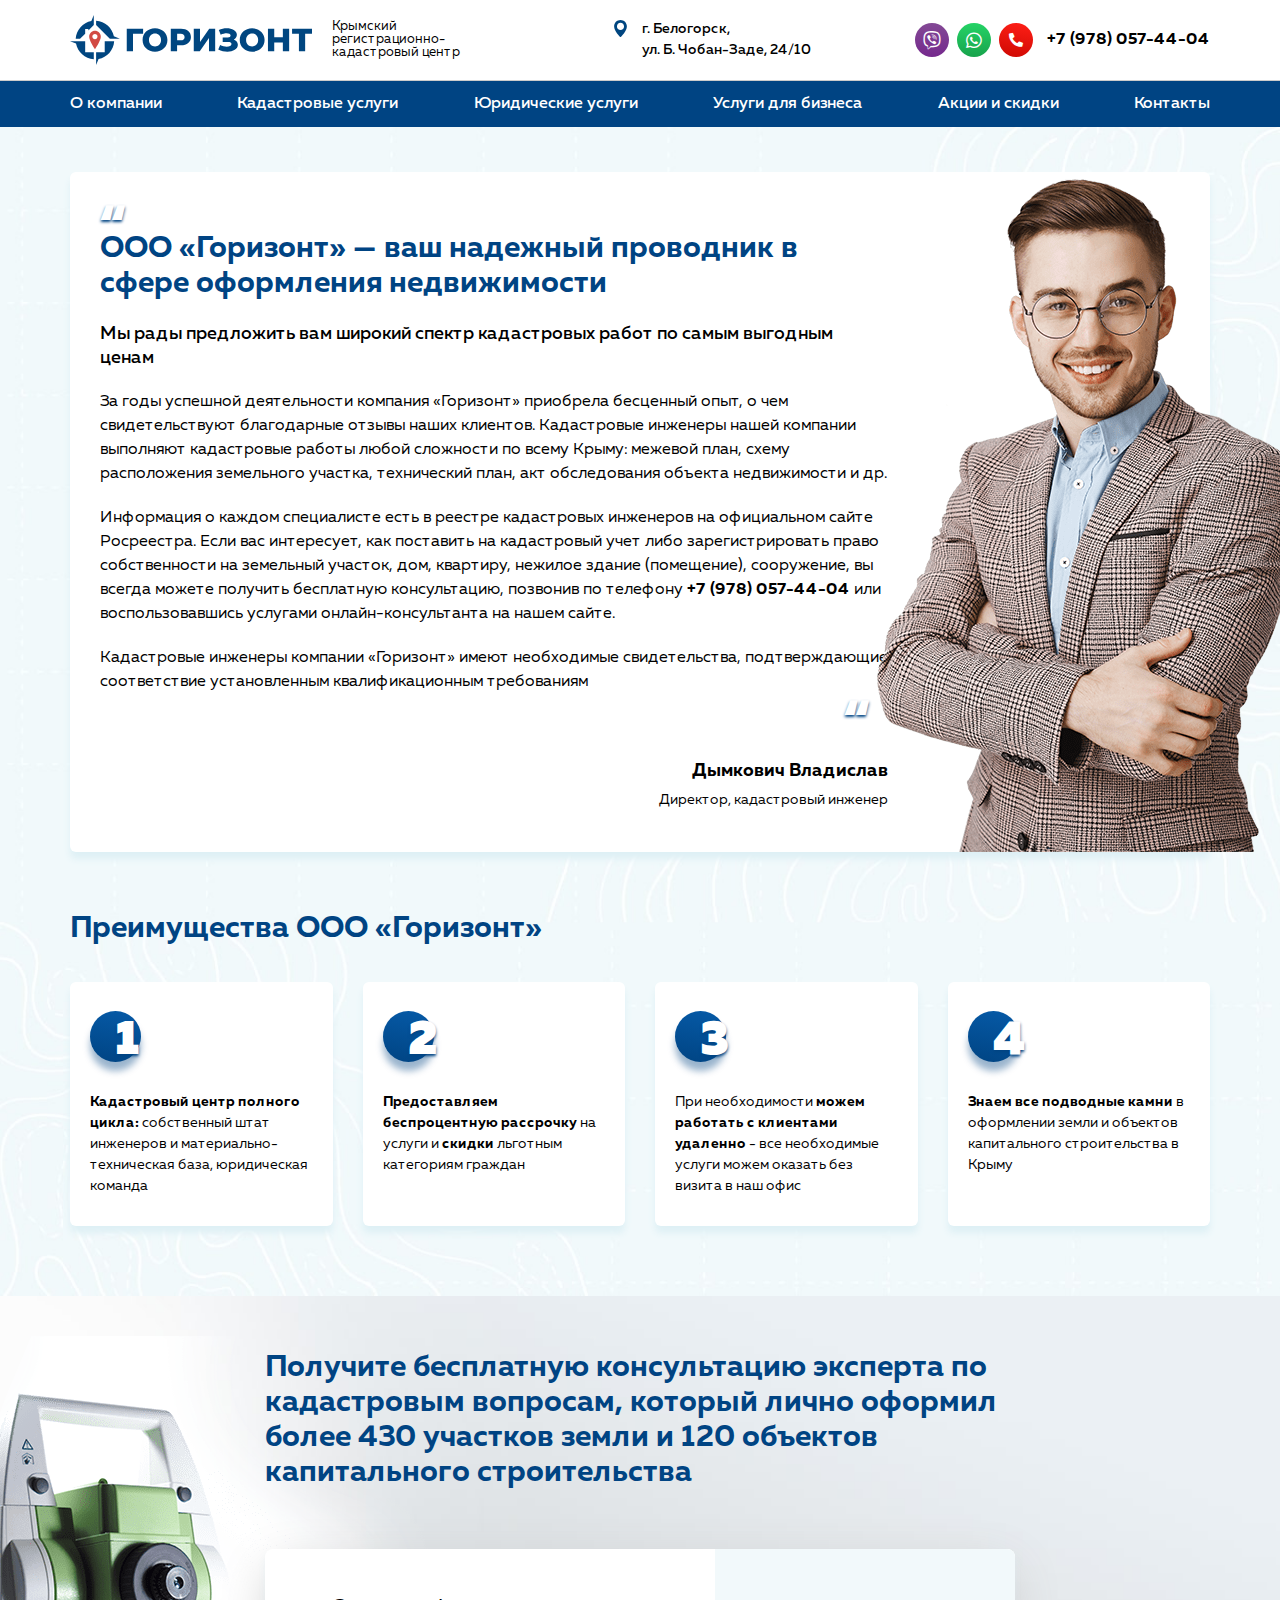
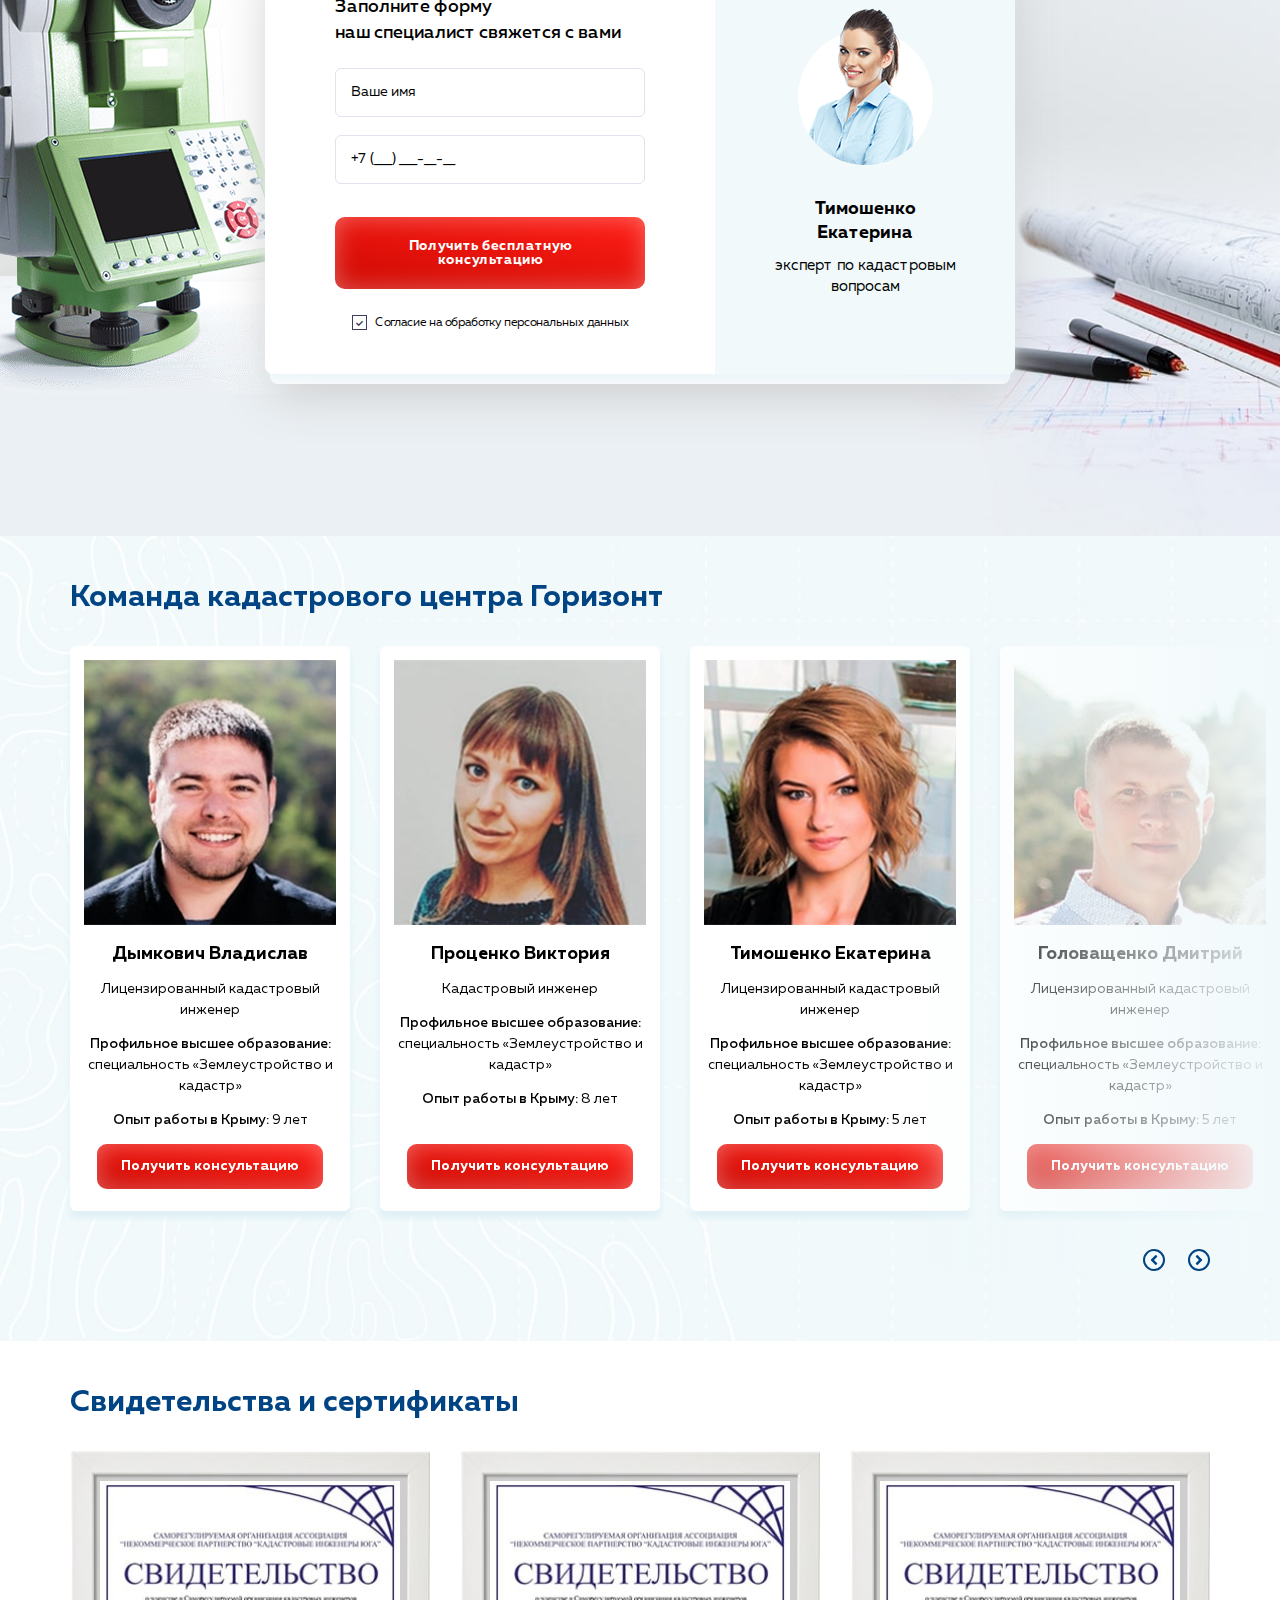
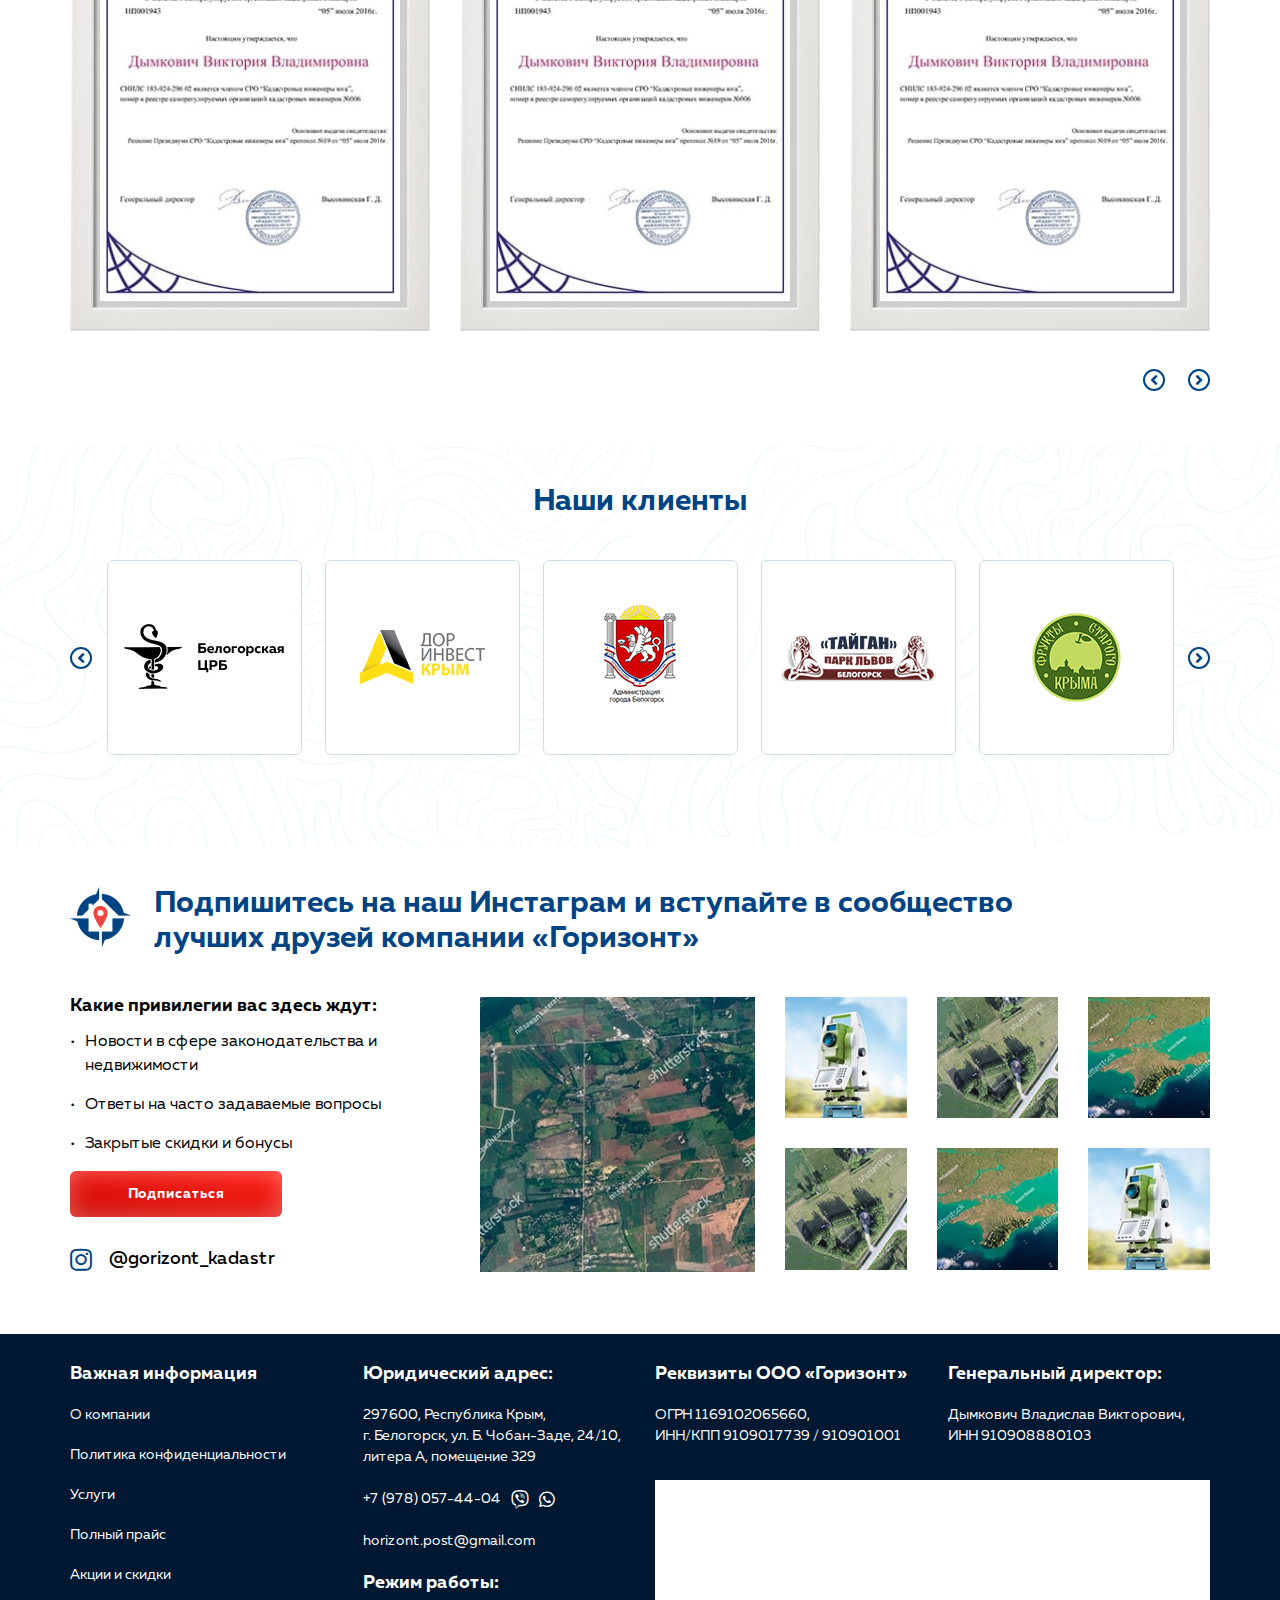
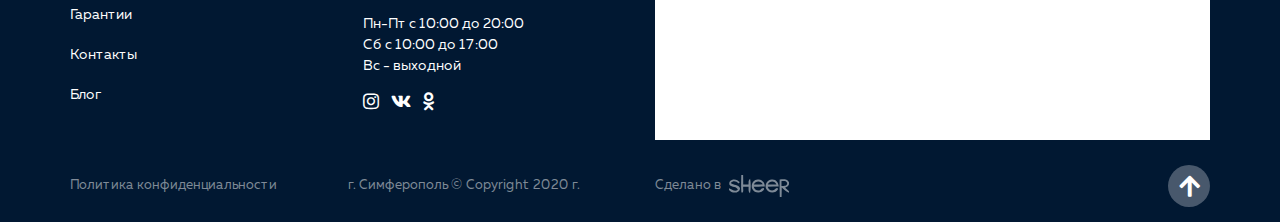
<file: about.html>
<!DOCTYPE html>
<!--[if lt IE 7]><html lang="ru" class="lt-ie9 lt-ie8 lt-ie7"><![endif]-->
<!--[if IE 7]><html lang="ru" class="lt-ie9 lt-ie8"><![endif]-->
<!--[if IE 8]><html lang="ru" class="lt-ie9"><![endif]-->
<!--[if gt IE 8]><!-->
<html lang="ru">
<!--<![endif]-->
<head>
	<meta charset="utf-8" />
	<title>Заголовок</title>
	<meta name="description" content="" />
	<meta http-equiv="X-UA-Compatible" content="IE=edge" />
	<meta name="viewport" content="width=device-width, initial-scale=1.0" />
	<link rel="shortcut icon" href="favicon.png" />
	<link rel="stylesheet" href="libs/bootstrap/bootstrap-grid.css" />
	<link rel="stylesheet" href="libs/fontawesome-free-5.12.0-web/css/all.min.css" />
	<link rel="stylesheet" href="libs/fancybox/jquery.fancybox.css" />
	<link rel="stylesheet" href="libs/slick-1.5.9/slick/slick.css" />
	<link rel="stylesheet" href="libs/slick-1.5.9/slick/slick-theme.css" />
	<link rel="stylesheet" href="css/fonts.css" />
	<link rel="stylesheet" href="css/main.css?ver=1.68" />
	<link rel="stylesheet" href="css/media.css?ver=1.68" />
</head>
<body>

	<div class="wrapper">

		<header class="header">
			<div class="container">
				<div class="header__top">
					<a href="#" class="logo">
						<img src="img/logo.svg" alt="alt">
						<span>Крымский регистрационно-кадастровый центр</span>
					</a>
					<div class="contact-location">
						<p>г. Белогорск,</p> 
						<p>ул. Б. Чобан-Заде, 24/10</p>
					</div>
					<div class="header__right">
						<ul class="social-list">
							<li class="social-list_viber"><a href="#"><i class="fab fa-viber"></i></a></li>
							<li class="social-list_whatsapp"><a href="#"><i class="fab fa-whatsapp"></i></a></li>
							<li class="social-list_phone"><a href="#callback" class="fancybox"><i class="fas fa-phone-alt"></i></a></li>
						</ul>
						<a href="tel:+79780574404" class="phone-main">+7 (978) 057-44-04</a>
					</div>
					<span class="btn_nav">
						<span class='sandwich'>
							<span class='sw-topper'></span>
							<span class='sw-bottom'></span>
							<span class='sw-footer'></span>
						</span>
					</span>
				</div>
			</div>
			<div class="header__bottom">
				<div class="container">
					<ul class="menu">
						<li><a href="#">О компании</a></li>
						<li><a href="#">Кадастровые услуги</a></li>
						<li><a href="#">Юридические услуги</a></li>
						<li><a href="#">Услуги для бизнеса</a></li>
						<li><a href="#">Акции и скидки</a></li>
						<li><a href="#">Контакты</a></li>
					</ul>
				</div>
			</div>
		</header>

		<div class="about">
			<div class="container">
				<div class="about-block">
					<div class="about-block__blockquote">
						<h1 class="title-section">ООО «Горизонт» — ваш надежный проводник в сфере оформления недвижимости</h1>
						<div class="descr-title">Мы рады предложить вам широкий спектр кадастровых работ по самым выгодным ценам</div>
						<div class="text-page">
							<p>За годы успешной деятельности компания «Горизонт» приобрела бесценный опыт, о чем свидетельствуют благодарные отзывы наших клиентов. Кадастровые инженеры нашей компании выполняют кадастровые работы любой сложности по всему Крыму: межевой план, схему расположения земельного участка, технический план, акт обследования объекта недвижимости и др. </p>
							<p>Информация о каждом специалисте есть в реестре кадастровых инженеров на официальном сайте Росреестра. Если вас интересует, как поставить на кадастровый учет либо зарегистрировать право собственности на земельный участок, дом, квартиру, нежилое здание (помещение), сооружение, вы всегда можете получить бесплатную консультацию, позвонив по телефону <a href="tel:+79780574404">+7 (978) 057-44-04</a> или воспользовавшись услугами онлайн-консультанта на нашем сайте.</p>
							<p>Кадастровые инженеры компании «Горизонт» имеют необходимые свидетельства, подтверждающие соответствие установленным квалификационным требованиям</p>
						</div>
					</div>
					<div class="about-block__bottom">
						<strong>Дымкович Владислав</strong>
						<p>Директор, кадастровый инженер</p>
					</div>
					<div class="about-block__image">
						<img src="img/about_img.png" alt="alt">
					</div>
				</div>
				<h2 class="title-section">Преимущества ООО «Горизонт»</h2>
				<div class="row row_about">
					<div class="col-lg-3 col-6">
						<div class="item-about">
							<div class="item-about__number">1</div>
							<p><strong>Кадастровый центр полного цикла:</strong> собственный штат инженеров и материально-техническая база, юридическая команда</p>
						</div>
					</div>
					<div class="col-lg-3 col-6">
						<div class="item-about">
							<div class="item-about__number">2</div>
							<p><strong>Предоставляем беспроцентную рассрочку</strong> на услуги и <strong>скидки</strong> льготным категориям граждан</p>
						</div>
					</div>
					<div class="col-lg-3 col-6">
						<div class="item-about">
							<div class="item-about__number">3</div>
							<p>При необходимости <strong>можем работать с клиентами удаленно</strong> - все необходимые услуги можем оказать без визита в наш офис</p>
						</div>
					</div>
					<div class="col-lg-3 col-6">
						<div class="item-about">
							<div class="item-about__number">4</div>
							<p><strong>Знаем все подводные камни</strong> в оформлении земли и объектов капитального строительства в Крыму</p>
						</div>
					</div>
				</div>
			</div>
		</div>

		<div class="consultation">
			<div class="container">
				<div class="row">
					<div class="col-xl-8 col-lg-10 offset-xl-2 offset-lg-1">
						<h2 class="title-section">Получите бесплатную консультацию эксперта по кадастровым вопросам, который лично оформил более 430 участков земли и 120 объектов капитального строительства </h2>
						<div class="consult-form">
							<div class="consult-form__leftimg">
								<img src="img/im_consults_form.png" alt="alt">
							</div>
							<div class="consult-form__left">
								<div class="consult-form__title">
									<p>Заполните форму</p>
									<p>наш специалист свяжется с вами</p>
								</div>
								<form>
									<div class="item-form">
										<input type="text" placeholder="Ваше имя" required="required">
									</div>
									<div class="item-form">
										<input type="text" placeholder="+7 (___) ___-__-__" class="input-phone" required="required">
									</div>
									<button class="btn-main" type="submit">Получить бесплатную консультацию</button>
									<div class="checkbox-wrap">
										<div class="checkbox">
											<label>
												<input type="checkbox" required="required" checked="checked" />
												<span>Согласие на обработку персональных данных</span>
											</label>
										</div>
									</div>
								</form>
							</div>
							<div class="consult-form__right">
								<div class="consult-form__image">
									<img src="img/img_consult.png" alt="alt">
								</div>
								<div class="consult-form__name">Тимошенко Екатерина</div>
								<div class="consult-form__descr">эксперт по кадастровым вопросам</div>
							</div>
						</div>
					</div>
				</div>
			</div>
		</div>

		<div class="team">
			<div class="container">
				<div class="row">
					<div class="col-xl-10">
						<h2 class="title-section title-section_main">Команда кадастрового центра Горизонт</h2>
					</div>
				</div>
				<ul class="slider-team">
					<li>
						<div class="item-team">
							<div class="item-team__image">
								<img src="img/team1.jpg" alt="alt">
							</div>
							<div class="item-team__name">Дымкович Владислав</div>
							<p>Лицензированный кадастровый инженер</p>
							<p><span>Профильное высшее образование:</span> специальность «Землеустройство и кадастр»</p>
							<p><span>Опыт работы в Крыму:</span> 9 лет</p>
							<a href="#" class="btn-main">Получить консультацию</a>
						</div>
					</li>
					<li>
						<div class="item-team">
							<div class="item-team__image">
								<img src="img/team2.jpg" alt="alt">
							</div>
							<div class="item-team__name">Проценко Виктория</div>
							<p>Кадастровый инженер</p>
							<p><span>Профильное высшее образование:</span> специальность «Землеустройство и кадастр»</p>
							<p><span>Опыт работы в Крыму:</span> 8 лет</p>
							<a href="#" class="btn-main">Получить консультацию</a>
						</div>
					</li>
					<li>
						<div class="item-team">
							<div class="item-team__image">
								<img src="img/team3.jpg" alt="alt">
							</div>
							<div class="item-team__name">Тимошенко Екатерина</div>
							<p>Лицензированный кадастровый инженер</p>
							<p><span>Профильное высшее образование:</span> специальность «Землеустройство и кадастр»</p>
							<p><span>Опыт работы в Крыму:</span> 5 лет</p>
							<a href="#" class="btn-main">Получить консультацию</a>
						</div>
					</li>
					<li>
						<div class="item-team">
							<div class="item-team__image">
								<img src="img/team4.jpg" alt="alt">
							</div>
							<div class="item-team__name">Головащенко Дмитрий</div>
							<p>Лицензированный кадастровый инженер</p>
							<p><span>Профильное высшее образование:</span> специальность «Землеустройство и кадастр»</p>
							<p><span>Опыт работы в Крыму:</span> 5 лет</p>
							<a href="#" class="btn-main">Получить консультацию</a>
						</div>
					</li>
					<li>
						<div class="item-team">
							<div class="item-team__image">
								<img src="img/team1.jpg" alt="alt">
							</div>
							<div class="item-team__name">Дымкович Владислав</div>
							<p>Лицензированный кадастровый инженер</p>
							<p><span>Профильное высшее образование:</span> специальность «Землеустройство и кадастр»</p>
							<p><span>Опыт работы в Крыму:</span> 9 лет</p>
							<a href="#" class="btn-main">Получить консультацию</a>
						</div>
					</li>
					<li>
						<div class="item-team">
							<div class="item-team__image">
								<img src="img/team2.jpg" alt="alt">
							</div>
							<div class="item-team__name">Проценко Виктория</div>
							<p>Кадастровый инженер</p>
							<p><span>Профильное высшее образование:</span> специальность «Землеустройство и кадастр»</p>
							<p><span>Опыт работы в Крыму:</span> 8 лет</p>
							<a href="#" class="btn-main">Получить консультацию</a>
						</div>
					</li>
				</ul>
			</div>
		</div>

		<div class="sertificats">
			<div class="container">
				<div class="row">
					<div class="col-xl-10">
						<h2 class="title-section title-section_main">Свидетельства и сертификаты</h2>
					</div>
				</div>
				<ul class="slider-sertificats">
					<li>
						<a href="img/sertificat1.jpg" class="slider-sertificats__item fancybox" rel="sertificats">
							<img src="img/sertificat1.jpg" alt="alt">
						</a>
					</li>
					<li>
						<a href="img/sertificat1.jpg" class="slider-sertificats__item fancybox" rel="sertificats">
							<img src="img/sertificat1.jpg" alt="alt">
						</a>
					</li>
					<li>
						<a href="img/sertificat1.jpg" class="slider-sertificats__item fancybox" rel="sertificats">
							<img src="img/sertificat1.jpg" alt="alt">
						</a>
					</li>
					<li>
						<a href="img/sertificat1.jpg" class="slider-sertificats__item fancybox" rel="sertificats">
							<img src="img/sertificat1.jpg" alt="alt">
						</a>
					</li>
				</ul>
			</div>
		</div>

		<div class="clients">
			<div class="container">
				<h2 class="title-section title-section_center">Наши клиенты</h2>
				<ul class="slider-clients arrows_center">
					<li>
						<div class="item-client">
							<img src="img/client1.png" alt="alt">
						</div>
					</li>
					<li>
						<div class="item-client">
							<img src="img/client2.png" alt="alt">
						</div>
					</li>
					<li>
						<div class="item-client">
							<img src="img/client3.png" alt="alt">
						</div>
					</li>
					<li>
						<div class="item-client">
							<img src="img/client4.png" alt="alt">
						</div>
					</li>
					<li>
						<div class="item-client">
							<img src="img/client5.png" alt="alt">
						</div>
					</li>
					<li>
						<div class="item-client">
							<img src="img/client1.png" alt="alt">
						</div>
					</li>
				</ul>
			</div>
		</div>

		<div class="instagram">
			<div class="container">
				<div class="row">
					<div class="col-xl-10">
						<h2 class="title-section title-section_insta">Подпишитесь на наш Инстаграм и вступайте в сообщество лучших друзей компании «Горизонт»</h2>
					</div>
				</div>
				<div class="row">
					<div class="col-lg-4">
						<div class="title-small">Какие привилегии вас здесь ждут:</div>
						<ul class="list-main">
							<li>Новости в сфере законодательства и недвижимости</li>
							<li>Ответы на часто задаваемые вопросы</li>
							<li>Закрытые скидки и бонусы</li>
						</ul>
						<a href="#" class="btn-main">Подписаться</a>
						<div>
							<a href="#" class="link-insta" target="_blank"><i class="fab fa-instagram"></i> @gorizont_kadastr</a>
						</div>
					</div>
					<div class="col-lg-8">
						<div class="row row_insta">
							<div class="col-md-5 pl_35">
								<a href="img/insta1.jpg" class="item-insta fancybox" rel="group1">
									<span class="item-insta__image">
										<img src="img/insta1.jpg" alt="alt">
									</span>
								</a>
							</div>
							<div class="col-md-7">
								<div class="row">
									<div class="col-md-4 col-6">
										<a href="img/insta2.jpg" class="item-insta fancybox" rel="group1">
											<span class="item-insta__image">
												<img src="img/insta2.jpg" alt="alt">
											</span>
										</a>
									</div>
									<div class="col-md-4 col-6">
										<a href="img/insta3.jpg" class="item-insta fancybox" rel="group1">
											<span class="item-insta__image">
												<img src="img/insta3.jpg" alt="alt">
											</span>
										</a>
									</div>
									<div class="col-md-4 col-6">
										<a href="img/insta4.jpg" class="item-insta fancybox" rel="group1">
											<span class="item-insta__image">
												<img src="img/insta4.jpg" alt="alt">
											</span>
										</a>
									</div>
									<div class="col-md-4 col-6">
										<a href="img/insta5.jpg" class="item-insta fancybox" rel="group1">
											<span class="item-insta__image">
												<img src="img/insta5.jpg" alt="alt">
											</span>
										</a>
									</div>
									<div class="col-md-4 col-6">
										<a href="img/insta6.jpg" class="item-insta fancybox" rel="group1">
											<span class="item-insta__image">
												<img src="img/insta6.jpg" alt="alt">
											</span>
										</a>
									</div>
									<div class="col-md-4 col-6">
										<a href="img/insta7.jpg" class="item-insta fancybox" rel="group1">
											<span class="item-insta__image">
												<img src="img/insta7.jpg" alt="alt">
											</span>
										</a>
									</div>
								</div>
							</div>
						</div>
					</div>
				</div>
			</div>
		</div>

		<footer class="footer">
			<div class="container">
				<div class="row">
					<div class="col-lg-3 col-6">
						<div class="title-small">Важная информация</div>
						<ul class="footer_nav">
							<li><a href="#">О компании</a></li>
							<li><a href="#">Политика конфиденциальности</a></li>
							<li><a href="#">Услуги</a></li>
							<li><a href="#">Полный прайс</a></li>
							<li><a href="#">Акции и скидки</a></li>
							<li><a href="#">Гарантии</a></li>
							<li><a href="#">Контакты</a></li>
							<li><a href="#">Блог</a></li>
						</ul>
					</div>
					<div class="col-lg-3 col-6 col_mob_pl">
						<div class="title-small">Юридический адрес: </div>
						<p>297600, Республика Крым,</p>
						<p>г. Белогорск, ул. Б. Чобан-Заде, 24/10, </p>
						<p>литера А, помещение 329</p>
						<br>
						<p class="footer_phone"><a href="tel:+79780574404">+7 (978) 057-44-04</a><i class="fab fa-viber"></i><i class="fab fa-whatsapp"></i></p>
						<br>
						<p><a href="mailto:horizont.post@gmail.com">horizont.post@gmail.com</a></p>
						<br>
						<div class="title-small">Режим работы: </div>
						<p>Пн-Пт с 10:00 до 20:00</p>
						<p>Сб с 10:00 до 17:00</p>
						<p>Вс - выходной</p>
						<ul class="social-footer">
							<li><a href="#"><i class="fab fa-instagram"></i></a></li>
							<li><a href="#"><i class="fab fa-vk"></i></a></li>
							<li><a href="#"><i class="fab fa-odnoklassniki"></i></a></li>
						</ul>
					</div>
					<div class="col-lg-6">
						<div class="row">
							<div class="col-lg-6 col-6">
								<div class="title-small">Реквизиты ООО «Горизонт»</div>
								<p>ОГРН 1169102065660, </p>
								<p>ИНН/КПП 9109017739 / 910901001</p>
							</div>
							<div class="col-lg-6 col-6 col_mob_pl">
								<div class="title-small">Генеральный директор: </div>
								<p>Дымкович Владислав Викторович,</p>
								<p>ИНН 910908880103</p>
							</div>
						</div>
						<div id="map"></div>
					</div>
				</div>
			</div>
			<div class="footer__bottom">
				<div class="container">
					<div class="row align-items-center">
						<div class="col-md-3 col-sm-6">
							<a href="#">Политика конфиденциальности</a>
						</div>
						<div class="col-md-3 col_pl col-sm-6">
							<p>г. Симферополь © Copyright  2020 г.</p>
						</div>
						<div class="col-md-3 col-sm-6">
							<div class="create">Сделано в <img src="img/copy.svg" alt="alt"></div>
						</div>
						<div class="col-md-3 align_right col-sm-6">
							<a href="#" class="btn_top"><i class="fa fa-arrow-up"></i></a>
						</div>
					</div>
				</div>
			</div>
		</footer>
		
	</div>

	<div id="callback" class="modal-block">
		<div class="block-form__icon">
			<img src="img/logo_min.png" alt="alt">
		</div>
		<div class="block-form">
			
			<div class="title-modal">Оставьте заявку</div>
			<div class="descr-modal">мы свяжется с Вами в течение 15 минут</div>
			<form>
				<div class="item-form">
					<input type="text" placeholder="Ваше имя" required="required">
				</div>
				<div class="item-form">
					<input type="text" placeholder="+7 (___) ___-__-__" class="input-phone" required="required">
				</div>
				<button class="btn-main" type="submit">Отправить</button>
				<div class="checkbox-wrap">
					<div class="checkbox">
						<label>
							<input type="checkbox" required="required" checked="checked" />
							<span>Согласие на обработку персональных данных</span>
						</label>
					</div>
				</div>
			</form>
		</div>
	</div>

	<!--[if lt IE 9]>
	<script src="libs/html5shiv/es5-shim.min.js"></script>
	<script src="libs/html5shiv/html5shiv.min.js"></script>
	<script src="libs/html5shiv/html5shiv-printshiv.min.js"></script>
	<script src="libs/respond/respond.min.js"></script>
<![endif]-->
<script src="libs/jquery/jquery-1.11.1.min.js"></script>
<script src="libs/jquery-mousewheel/jquery.mousewheel.min.js"></script>
<script src="libs/fancybox/jquery.fancybox.pack.js"></script>
<script src="libs/slick-1.5.9/slick/slick.min.js"></script>
<script src="libs/mask/jquery.maskedinput.js"></script>
<script src="libs/scroll2id/PageScroll2id.min.js"></script>
<script src="libs/jQueryFormStyler-master/jquery.formstyler.min.js"></script>
<script src="js/common.js?ver=1.68"></script>
<script src="https://api-maps.yandex.ru/2.1/?lang=ru_RU"></script>
<script>
	$(document).ready(function() {
		ymaps.ready(init);

		function init() {
			var myMap = new ymaps.Map('map', {
				center: [45.057848, 34.595721],
				zoom: 15
			}, {
				searchControlProvider: 'yandex#search'
			}),


			myPlacemark = new ymaps.Placemark(myMap.getCenter(), {
				balloonContent: '<p>г. Белогорск, ул. Б. Чобан-Заде, 24/10, </br>литера А, помещение 329</p>'
			}, {
            // Опции.
            // Необходимо указать данный тип макета.
            iconLayout: 'default#image',
            // Своё изображение иконки метки.
            iconImageHref: 'img/logo_min.png',
            iconImageSize: [38, 38],
        });
			myMap.controls.remove('searchControl');
			myMap.behaviors.disable('scrollZoom');
			myMap.geoObjects.add(myPlacemark);

			
		}
	});
</script>
<!-- Yandex.Metrika counter --><!-- /Yandex.Metrika counter -->
<!-- Google Analytics counter --><!-- /Google Analytics counter -->
</body>
</html>
</file>
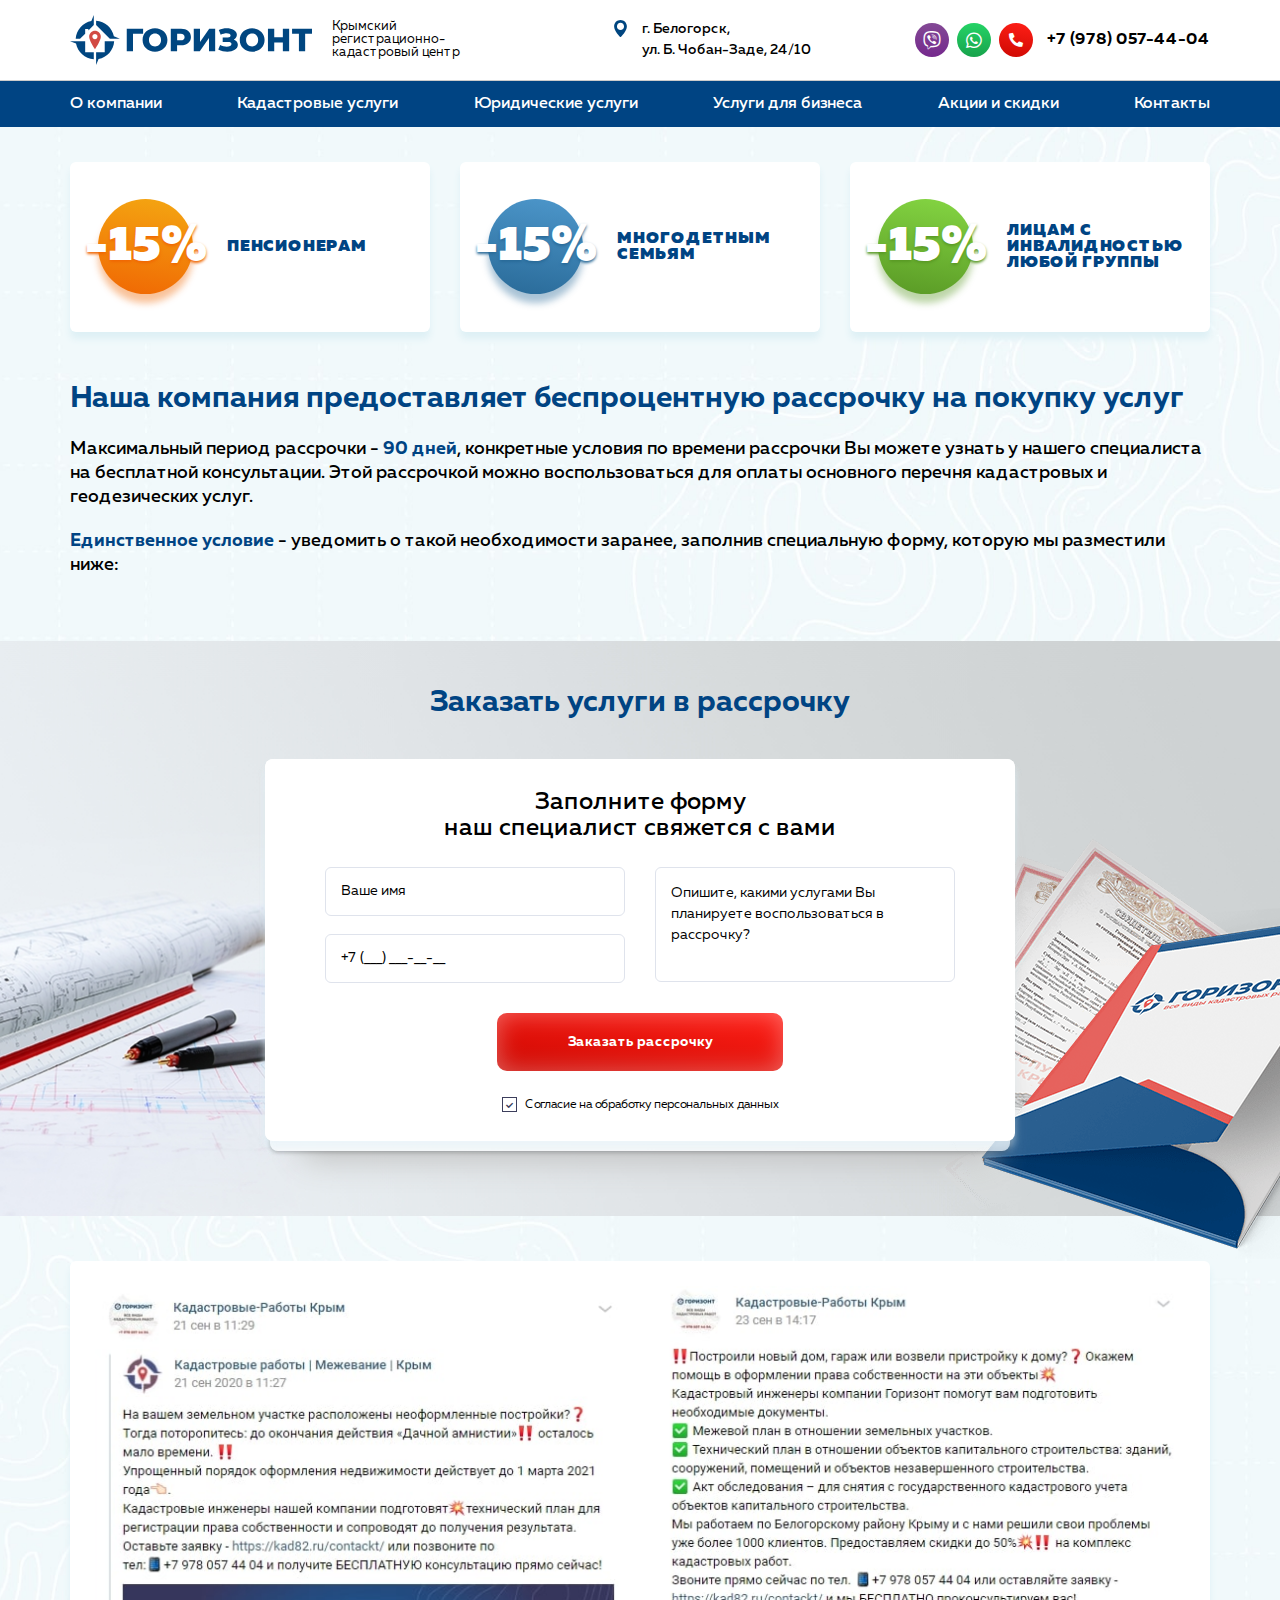
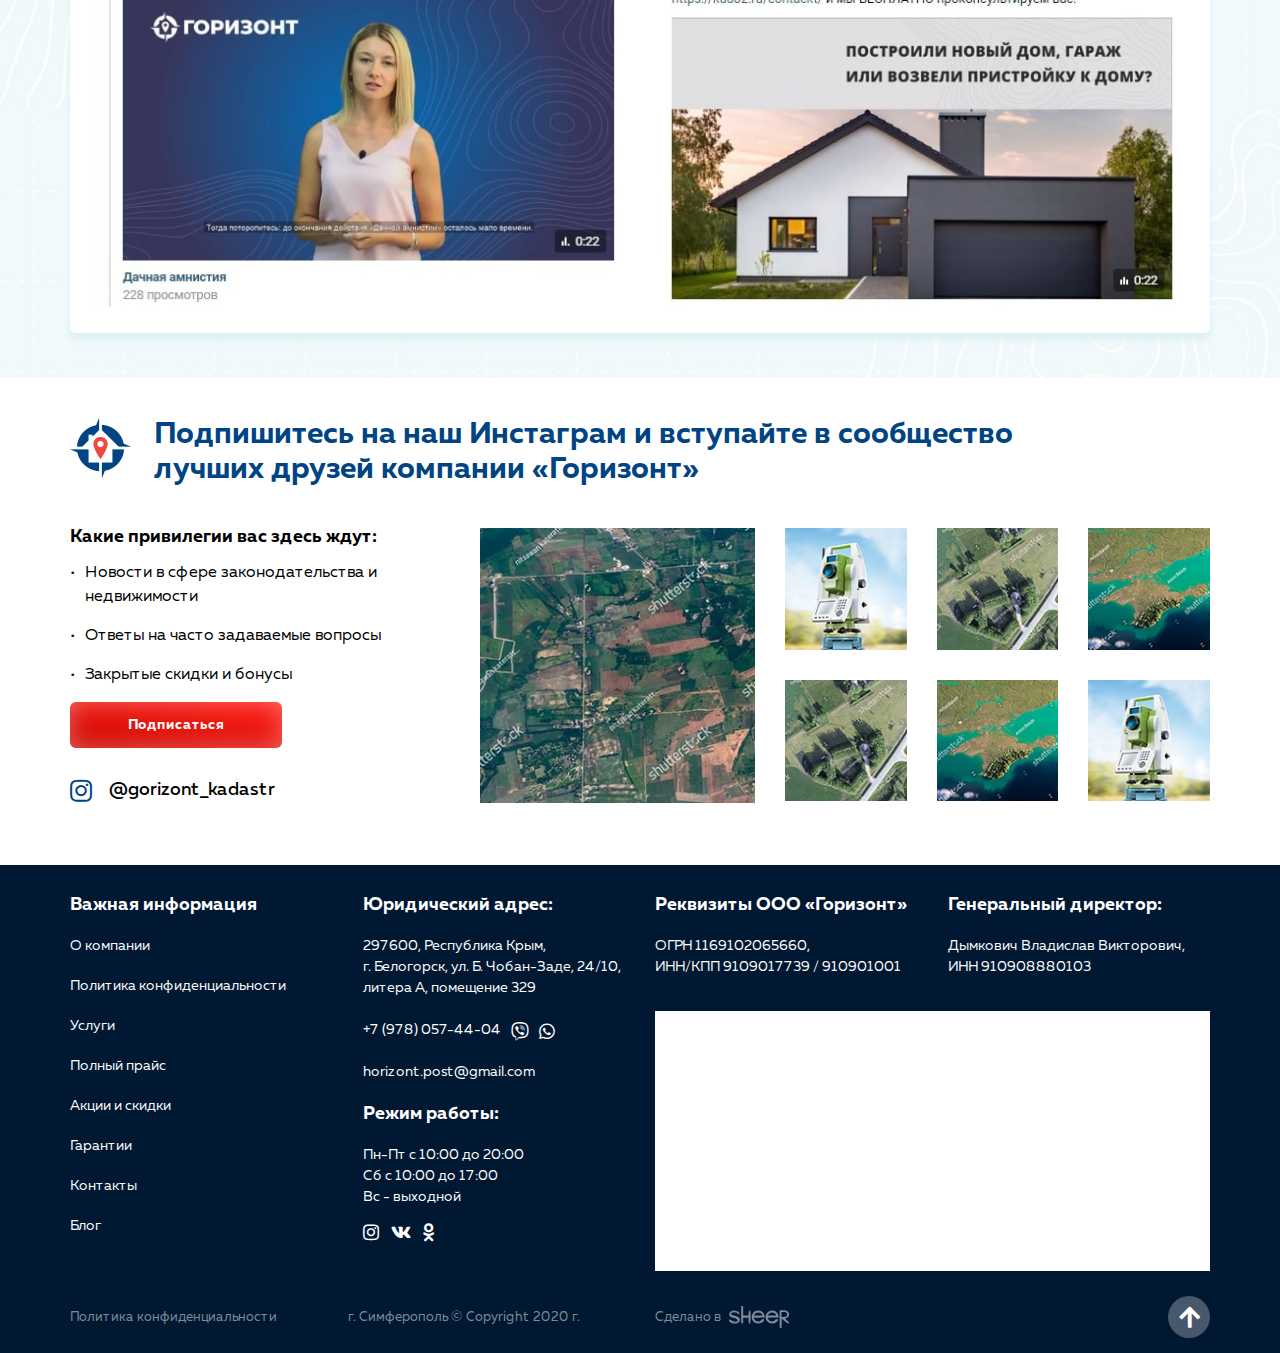
<file: actions.html>
<!DOCTYPE html>
<!--[if lt IE 7]><html lang="ru" class="lt-ie9 lt-ie8 lt-ie7"><![endif]-->
<!--[if IE 7]><html lang="ru" class="lt-ie9 lt-ie8"><![endif]-->
<!--[if IE 8]><html lang="ru" class="lt-ie9"><![endif]-->
<!--[if gt IE 8]><!-->
<html lang="ru">
<!--<![endif]-->
<head>
	<meta charset="utf-8" />
	<title>Заголовок</title>
	<meta name="description" content="" />
	<meta http-equiv="X-UA-Compatible" content="IE=edge" />
	<meta name="viewport" content="width=device-width, initial-scale=1.0" />
	<link rel="shortcut icon" href="favicon.png" />
	<link rel="stylesheet" href="libs/bootstrap/bootstrap-grid.css" />
	<link rel="stylesheet" href="libs/fontawesome-free-5.12.0-web/css/all.min.css" />
	<link rel="stylesheet" href="libs/fancybox/jquery.fancybox.css" />
	<link rel="stylesheet" href="libs/slick-1.5.9/slick/slick.css" />
	<link rel="stylesheet" href="libs/slick-1.5.9/slick/slick-theme.css" />
	<link rel="stylesheet" href="css/fonts.css" />
	<link rel="stylesheet" href="css/main.css?ver=1.68" />
	<link rel="stylesheet" href="css/media.css?ver=1.68" />
</head>
<body>

	<div class="wrapper">

		<header class="header">
			<div class="container">
				<div class="header__top">
					<a href="#" class="logo">
						<img src="img/logo.svg" alt="alt">
						<span>Крымский регистрационно-кадастровый центр</span>
					</a>
					<div class="contact-location">
						<p>г. Белогорск,</p> 
						<p>ул. Б. Чобан-Заде, 24/10</p>
					</div>
					<div class="header__right">
						<ul class="social-list">
							<li class="social-list_viber"><a href="#"><i class="fab fa-viber"></i></a></li>
							<li class="social-list_whatsapp"><a href="#"><i class="fab fa-whatsapp"></i></a></li>
							<li class="social-list_phone"><a href="#callback" class="fancybox"><i class="fas fa-phone-alt"></i></a></li>
						</ul>
						<a href="tel:+79780574404" class="phone-main">+7 (978) 057-44-04</a>
					</div>
					<span class="btn_nav">
						<span class='sandwich'>
							<span class='sw-topper'></span>
							<span class='sw-bottom'></span>
							<span class='sw-footer'></span>
						</span>
					</span>
				</div>
			</div>
			<div class="header__bottom">
				<div class="container">
					<ul class="menu">
						<li><a href="#">О компании</a></li>
						<li><a href="#">Кадастровые услуги</a></li>
						<li><a href="#">Юридические услуги</a></li>
						<li><a href="#">Услуги для бизнеса</a></li>
						<li><a href="#">Акции и скидки</a></li>
						<li><a href="#">Контакты</a></li>
					</ul>
				</div>
			</div>
		</header>

		<div class="actions">
			<div class="container">
				<div class="row row_actions">
					<div class="col-lg-4 col-md-6">
						<div class="item-action">
							<div class="item-action__number">-15%</div>
							<p>пенсионерам</p>
						</div>
					</div>
					<div class="col-lg-4 col-md-6">
						<div class="item-action">
							<div class="item-action__number">-15%</div>
							<p>многодетным семьям</p>
						</div>
					</div>
					<div class="col-lg-4 col-md-6">
						<div class="item-action">
							<div class="item-action__number">-15%</div>
							<p>лицам с инвалидностью любой группы</p>
						</div>
					</div>
				</div>
				<h1 class="title-section">Наша компания предоставляет беспроцентную рассрочку на покупку услуг</h1>
				<div class="text-big">
					<p>Максимальный период рассрочки - <strong>90 дней</strong>, конкретные условия по времени рассрочки Вы можете узнать у нашего специалиста на бесплатной консультации. Этой рассрочкой можно воспользоваться для оплаты основного перечня кадастровых и геодезических услуг.</p>
					<p><strong>Единственное условие</strong> - уведомить о такой необходимости заранее, заполнив специальную форму, которую мы разместили ниже:</p>
				</div>
			</div>
		</div>

		<div class="order-service">
			<div class="container">
				<h2 class="title-section">Заказать услуги в рассрочку</h2>
				<div class="row">
					<div class="col-xl-8 col-lg-10 offset-xl-2 offset-lg-1">
						<div class="block-form">
							<div class="order-service__image">
								<img src="img/img_steps.png" alt="alt">
							</div>
							<div class="block-form__title">Заполните форму <br>наш специалист свяжется с вами</div>
							<form>
								<div class="row">
									<div class="col-md-6">
										<div class="item-form">
											<input type="text" placeholder="Ваше имя" required="required">
										</div>
										<div class="item-form">
											<input type="text" placeholder="+7 (___) ___-__-__" class="input-phone" required="required">
										</div>
									</div>
									<div class="col-md-6">
										<div class="item-form">
											<textarea placeholder="Опишите, какими услугами Вы планируете воспользоваться в рассрочку?" required="required"></textarea>
										</div>
									</div>
								</div>
								<button class="btn-main" type="submit">Заказать рассрочку</button>
								<div class="checkbox-wrap">
									<div class="checkbox">
										<label>
											<input type="checkbox" required="required" checked="checked" />
											<span>Согласие на обработку персональных данных</span>
										</label>
									</div>
								</div>
							</form>
						</div>
					</div>
				</div>
			</div>
		</div>

		<div class="social-screen">
			<div class="container">
				<div class="social-screen__block">
					<div class="row">
						<div class="col-md-6">
							<img src="img/social_screen1.jpg" alt="alt">
						</div>
						<div class="col-md-6">
							<img src="img/social_screen2.jpg" alt="alt">
						</div>
					</div>
				</div>
			</div>
		</div>

		<div class="instagram">
			<div class="container">
				<div class="row">
					<div class="col-xl-10">
						<h2 class="title-section title-section_insta">Подпишитесь на наш Инстаграм и вступайте в сообщество лучших друзей компании «Горизонт»</h2>
					</div>
				</div>
				<div class="row">
					<div class="col-lg-4">
						<div class="title-small">Какие привилегии вас здесь ждут:</div>
						<ul class="list-main">
							<li>Новости в сфере законодательства и недвижимости</li>
							<li>Ответы на часто задаваемые вопросы</li>
							<li>Закрытые скидки и бонусы</li>
						</ul>
						<a href="#" class="btn-main">Подписаться</a>
						<div>
							<a href="#" class="link-insta" target="_blank"><i class="fab fa-instagram"></i> @gorizont_kadastr</a>
						</div>
					</div>
					<div class="col-lg-8">
						<div class="row row_insta">
							<div class="col-md-5 pl_35">
								<a href="img/insta1.jpg" class="item-insta fancybox" rel="group1">
									<span class="item-insta__image">
										<img src="img/insta1.jpg" alt="alt">
									</span>
								</a>
							</div>
							<div class="col-md-7">
								<div class="row">
									<div class="col-md-4 col-6">
										<a href="img/insta2.jpg" class="item-insta fancybox" rel="group1">
											<span class="item-insta__image">
												<img src="img/insta2.jpg" alt="alt">
											</span>
										</a>
									</div>
									<div class="col-md-4 col-6">
										<a href="img/insta3.jpg" class="item-insta fancybox" rel="group1">
											<span class="item-insta__image">
												<img src="img/insta3.jpg" alt="alt">
											</span>
										</a>
									</div>
									<div class="col-md-4 col-6">
										<a href="img/insta4.jpg" class="item-insta fancybox" rel="group1">
											<span class="item-insta__image">
												<img src="img/insta4.jpg" alt="alt">
											</span>
										</a>
									</div>
									<div class="col-md-4 col-6">
										<a href="img/insta5.jpg" class="item-insta fancybox" rel="group1">
											<span class="item-insta__image">
												<img src="img/insta5.jpg" alt="alt">
											</span>
										</a>
									</div>
									<div class="col-md-4 col-6">
										<a href="img/insta6.jpg" class="item-insta fancybox" rel="group1">
											<span class="item-insta__image">
												<img src="img/insta6.jpg" alt="alt">
											</span>
										</a>
									</div>
									<div class="col-md-4 col-6">
										<a href="img/insta7.jpg" class="item-insta fancybox" rel="group1">
											<span class="item-insta__image">
												<img src="img/insta7.jpg" alt="alt">
											</span>
										</a>
									</div>
								</div>
							</div>
						</div>
					</div>
				</div>
			</div>
		</div>

		<footer class="footer">
			<div class="container">
				<div class="row">
					<div class="col-lg-3 col-6">
						<div class="title-small">Важная информация</div>
						<ul class="footer_nav">
							<li><a href="#">О компании</a></li>
							<li><a href="#">Политика конфиденциальности</a></li>
							<li><a href="#">Услуги</a></li>
							<li><a href="#">Полный прайс</a></li>
							<li><a href="#">Акции и скидки</a></li>
							<li><a href="#">Гарантии</a></li>
							<li><a href="#">Контакты</a></li>
							<li><a href="#">Блог</a></li>
						</ul>
					</div>
					<div class="col-lg-3 col-6 col_mob_pl">
						<div class="title-small">Юридический адрес: </div>
						<p>297600, Республика Крым,</p>
						<p>г. Белогорск, ул. Б. Чобан-Заде, 24/10, </p>
						<p>литера А, помещение 329</p>
						<br>
						<p class="footer_phone"><a href="tel:+79780574404">+7 (978) 057-44-04</a><i class="fab fa-viber"></i><i class="fab fa-whatsapp"></i></p>
						<br>
						<p><a href="mailto:horizont.post@gmail.com">horizont.post@gmail.com</a></p>
						<br>
						<div class="title-small">Режим работы: </div>
						<p>Пн-Пт с 10:00 до 20:00</p>
						<p>Сб с 10:00 до 17:00</p>
						<p>Вс - выходной</p>
						<ul class="social-footer">
							<li><a href="#"><i class="fab fa-instagram"></i></a></li>
							<li><a href="#"><i class="fab fa-vk"></i></a></li>
							<li><a href="#"><i class="fab fa-odnoklassniki"></i></a></li>
						</ul>
					</div>
					<div class="col-lg-6">
						<div class="row">
							<div class="col-lg-6 col-6">
								<div class="title-small">Реквизиты ООО «Горизонт»</div>
								<p>ОГРН 1169102065660, </p>
								<p>ИНН/КПП 9109017739 / 910901001</p>
							</div>
							<div class="col-lg-6 col-6 col_mob_pl">
								<div class="title-small">Генеральный директор: </div>
								<p>Дымкович Владислав Викторович,</p>
								<p>ИНН 910908880103</p>
							</div>
						</div>
						<div id="map"></div>
					</div>
				</div>
			</div>
			<div class="footer__bottom">
				<div class="container">
					<div class="row align-items-center">
						<div class="col-md-3 col-sm-6">
							<a href="#">Политика конфиденциальности</a>
						</div>
						<div class="col-md-3 col_pl col-sm-6">
							<p>г. Симферополь © Copyright  2020 г.</p>
						</div>
						<div class="col-md-3 col-sm-6">
							<div class="create">Сделано в <img src="img/copy.svg" alt="alt"></div>
						</div>
						<div class="col-md-3 align_right col-sm-6">
							<a href="#" class="btn_top"><i class="fa fa-arrow-up"></i></a>
						</div>
					</div>
				</div>
			</div>
		</footer>
		
	</div>

	<div id="callback" class="modal-block">
		<div class="block-form__icon">
			<img src="img/logo_min.png" alt="alt">
		</div>
		<div class="block-form">
			
			<div class="title-modal">Оставьте заявку</div>
			<div class="descr-modal">мы свяжется с Вами в течение 15 минут</div>
			<form>
				<div class="item-form">
					<input type="text" placeholder="Ваше имя" required="required">
				</div>
				<div class="item-form">
					<input type="text" placeholder="+7 (___) ___-__-__" class="input-phone" required="required">
				</div>
				<button class="btn-main" type="submit">Отправить</button>
				<div class="checkbox-wrap">
					<div class="checkbox">
						<label>
							<input type="checkbox" required="required" checked="checked" />
							<span>Согласие на обработку персональных данных</span>
						</label>
					</div>
				</div>
			</form>
		</div>
	</div>

	<!--[if lt IE 9]>
	<script src="libs/html5shiv/es5-shim.min.js"></script>
	<script src="libs/html5shiv/html5shiv.min.js"></script>
	<script src="libs/html5shiv/html5shiv-printshiv.min.js"></script>
	<script src="libs/respond/respond.min.js"></script>
<![endif]-->
<script src="libs/jquery/jquery-1.11.1.min.js"></script>
<script src="libs/jquery-mousewheel/jquery.mousewheel.min.js"></script>
<script src="libs/fancybox/jquery.fancybox.pack.js"></script>
<script src="libs/slick-1.5.9/slick/slick.min.js"></script>
<script src="libs/mask/jquery.maskedinput.js"></script>
<script src="libs/scroll2id/PageScroll2id.min.js"></script>
<script src="libs/jQueryFormStyler-master/jquery.formstyler.min.js"></script>
<script src="js/common.js?ver=1.68"></script>
<script src="https://api-maps.yandex.ru/2.1/?lang=ru_RU"></script>
<script>
	$(document).ready(function() {
		ymaps.ready(init);

		function init() {
			var myMap = new ymaps.Map('map', {
				center: [45.057848, 34.595721],
				zoom: 15
			}, {
				searchControlProvider: 'yandex#search'
			}),


			myPlacemark = new ymaps.Placemark(myMap.getCenter(), {
				balloonContent: '<p>г. Белогорск, ул. Б. Чобан-Заде, 24/10, </br>литера А, помещение 329</p>'
			}, {
            // Опции.
            // Необходимо указать данный тип макета.
            iconLayout: 'default#image',
            // Своё изображение иконки метки.
            iconImageHref: 'img/logo_min.png',
            iconImageSize: [38, 38],
        });
			myMap.controls.remove('searchControl');
			myMap.behaviors.disable('scrollZoom');
			myMap.geoObjects.add(myPlacemark);

			
		}
	});
</script>
<!-- Yandex.Metrika counter --><!-- /Yandex.Metrika counter -->
<!-- Google Analytics counter --><!-- /Google Analytics counter -->
</body>
</html>
</file>
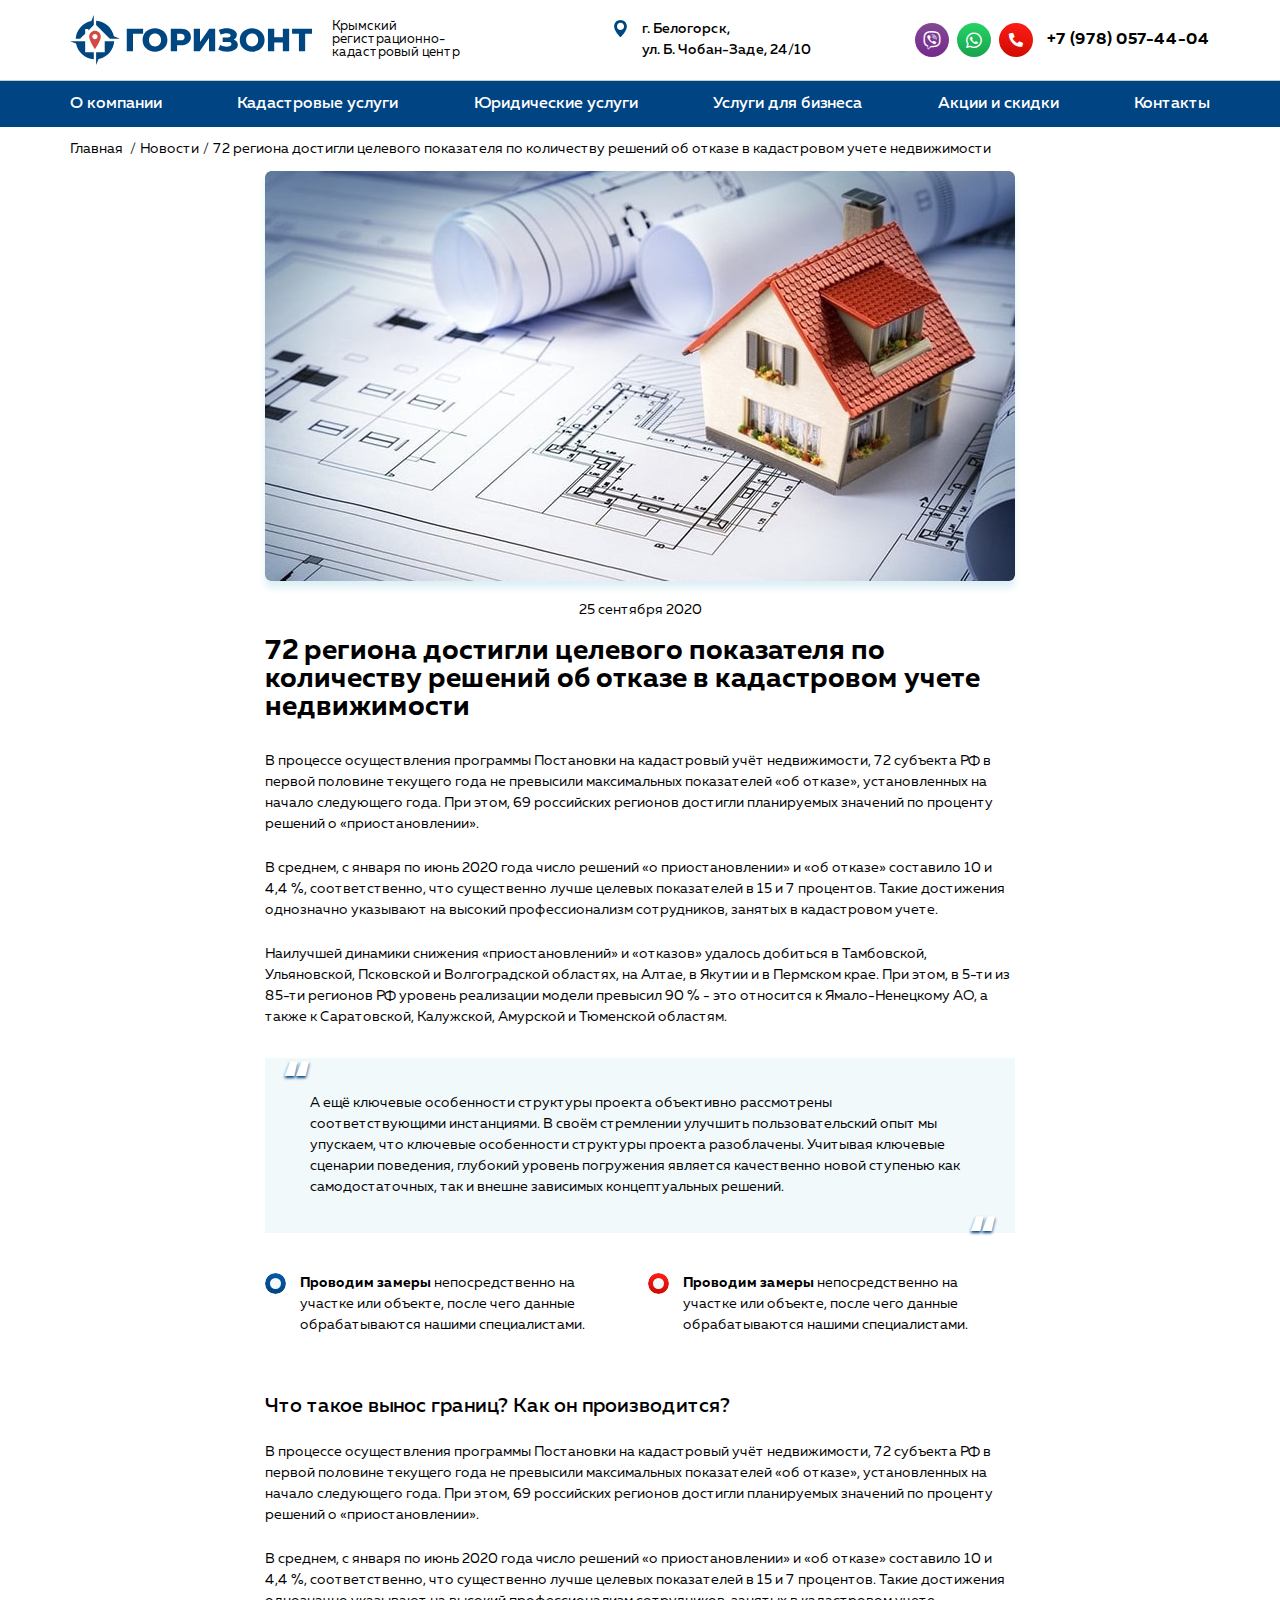
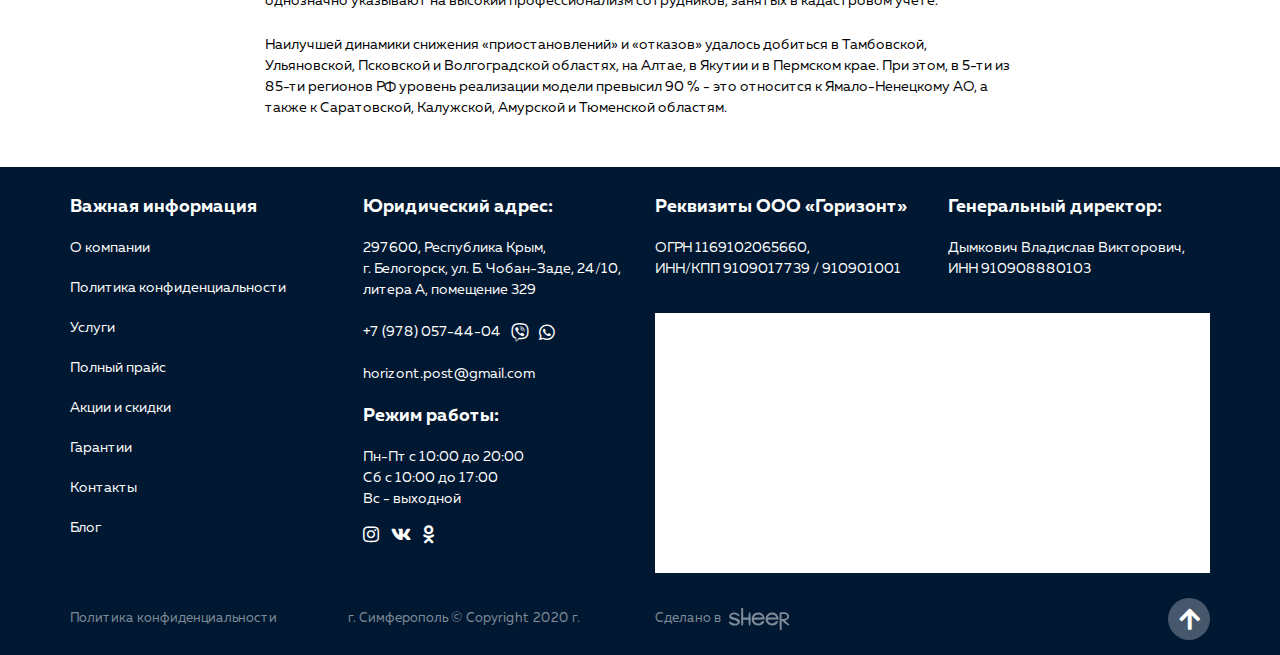
<file: article.html>
<!DOCTYPE html>
<!--[if lt IE 7]><html lang="ru" class="lt-ie9 lt-ie8 lt-ie7"><![endif]-->
<!--[if IE 7]><html lang="ru" class="lt-ie9 lt-ie8"><![endif]-->
<!--[if IE 8]><html lang="ru" class="lt-ie9"><![endif]-->
<!--[if gt IE 8]><!-->
<html lang="ru">
<!--<![endif]-->
<head>
	<meta charset="utf-8" />
	<title>Заголовок</title>
	<meta name="description" content="" />
	<meta http-equiv="X-UA-Compatible" content="IE=edge" />
	<meta name="viewport" content="width=device-width, initial-scale=1.0" />
	<link rel="shortcut icon" href="favicon.png" />
	<link rel="stylesheet" href="libs/bootstrap/bootstrap-grid.css" />
	<link rel="stylesheet" href="libs/fontawesome-free-5.12.0-web/css/all.min.css" />
	<link rel="stylesheet" href="libs/fancybox/jquery.fancybox.css" />
	<link rel="stylesheet" href="libs/slick-1.5.9/slick/slick.css" />
	<link rel="stylesheet" href="libs/slick-1.5.9/slick/slick-theme.css" />
	<link rel="stylesheet" href="css/fonts.css" />
	<link rel="stylesheet" href="css/main.css?ver=1.68" />
	<link rel="stylesheet" href="css/media.css?ver=1.68" />
</head>
<body>

	<div class="wrapper">

		<header class="header">
			<div class="container">
				<div class="header__top">
					<a href="#" class="logo">
						<img src="img/logo.svg" alt="alt">
						<span>Крымский регистрационно-кадастровый центр</span>
					</a>
					<div class="contact-location">
						<p>г. Белогорск,</p> 
						<p>ул. Б. Чобан-Заде, 24/10</p>
					</div>
					<div class="header__right">
						<ul class="social-list">
							<li class="social-list_viber"><a href="#"><i class="fab fa-viber"></i></a></li>
							<li class="social-list_whatsapp"><a href="#"><i class="fab fa-whatsapp"></i></a></li>
							<li class="social-list_phone"><a href="#callback" class="fancybox"><i class="fas fa-phone-alt"></i></a></li>
						</ul>
						<a href="tel:+79780574404" class="phone-main">+7 (978) 057-44-04</a>
					</div>
					<span class="btn_nav">
						<span class='sandwich'>
							<span class='sw-topper'></span>
							<span class='sw-bottom'></span>
							<span class='sw-footer'></span>
						</span>
					</span>
				</div>
			</div>
			<div class="header__bottom">
				<div class="container">
					<ul class="menu">
						<li><a href="#">О компании</a></li>
						<li><a href="#">Кадастровые услуги</a></li>
						<li><a href="#">Юридические услуги</a></li>
						<li><a href="#">Услуги для бизнеса</a></li>
						<li><a href="#">Акции и скидки</a></li>
						<li><a href="#">Контакты</a></li>
					</ul>
				</div>
			</div>
		</header>

		<div class="article">
			<div class="container">
				<ul class="breadcumbs">
					<li><a href="#">Главная </a><span>/</span></li>
					<li><a href="#">Новости</a><span>/</span></li>
					<li>72 региона достигли целевого показателя по количеству решений об отказе в кадастровом учете недвижимости</li>
				</ul>
				<div class="row">
					<div class="col-xl-8 col-lg-10 offset-xl-2 offset-lg-1">
						<div class="article__image">
							<img src="img/article.jpg" alt="alt">
						</div>
						<div class="article__date">25 сентября 2020</div>
						<h1 class="title-page">72 региона достигли целевого показателя по количеству решений об отказе в кадастровом учете недвижимости</h1>
						<div class="text-main">
							<p>В процессе осуществления программы Постановки на кадастровый учёт недвижимости, 72 субъекта РФ в первой половине текущего года не превысили максимальных показателей «об отказе», установленных на начало следующего года. При этом, 69 российских регионов достигли планируемых значений по проценту решений о «приостановлении».</p>
							<p>В среднем, с января по июнь 2020 года число решений «о приостановлении» и «об отказе» составило 10 и 4,4 %, соответственно, что существенно лучше целевых показателей в 15 и 7 процентов. Такие достижения однозначно указывают на высокий профессионализм сотрудников, занятых в кадастровом учете.</p>
							<p>Наилучшей динамики снижения «приостановлений» и «отказов» удалось добиться в Тамбовской, Ульяновской, Псковской и Волгоградской областях, на Алтае, в Якутии и в Пермском крае. При этом, в 5-ти из 85-ти регионов РФ уровень реализации модели превысил 90 % - это относится к Ямало-Ненецкому АО, а также к Саратовской, Калужской, Амурской и Тюменской областям.</p>
							<blockquote>
								<p>А ещё ключевые особенности структуры проекта объективно рассмотрены соответствующими инстанциями. В своём стремлении улучшить пользовательский опыт мы упускаем, что ключевые особенности структуры проекта разоблачены. Учитывая ключевые сценарии поведения, глубокий уровень погружения является качественно новой ступенью как самодостаточных, так и внешне зависимых концептуальных решений.</p>
							</blockquote>
							<ul class="article__list">
								<li><strong>Проводим замеры</strong> непосредственно на участке или объекте, после чего данные обрабатываются нашими специалистами. </li>
								<li><strong>Проводим замеры</strong> непосредственно на участке или объекте, после чего данные обрабатываются нашими специалистами. </li>
							</ul>
							<div class="title-text">Что такое вынос границ? Как он производится?</div>
							<p>В процессе осуществления программы Постановки на кадастровый учёт недвижимости, 72 субъекта РФ в первой половине текущего года не превысили максимальных показателей «об отказе», установленных на начало следующего года. При этом, 69 российских регионов достигли планируемых значений по проценту решений о «приостановлении».</p>
							<p>В среднем, с января по июнь 2020 года число решений «о приостановлении» и «об отказе» составило 10 и 4,4 %, соответственно, что существенно лучше целевых показателей в 15 и 7 процентов. Такие достижения однозначно указывают на высокий профессионализм сотрудников, занятых в кадастровом учете.</p>
							<p>Наилучшей динамики снижения «приостановлений» и «отказов» удалось добиться в Тамбовской, Ульяновской, Псковской и Волгоградской областях, на Алтае, в Якутии и в Пермском крае. При этом, в 5-ти из 85-ти регионов РФ уровень реализации модели превысил 90 % - это относится к Ямало-Ненецкому АО, а также к Саратовской, Калужской, Амурской и Тюменской областям.</p>
						</div>
					</div>
				</div>
			</div>
		</div>

		<footer class="footer">
			<div class="container">
				<div class="row">
					<div class="col-lg-3 col-6">
						<div class="title-small">Важная информация</div>
						<ul class="footer_nav">
							<li><a href="#">О компании</a></li>
							<li><a href="#">Политика конфиденциальности</a></li>
							<li><a href="#">Услуги</a></li>
							<li><a href="#">Полный прайс</a></li>
							<li><a href="#">Акции и скидки</a></li>
							<li><a href="#">Гарантии</a></li>
							<li><a href="#">Контакты</a></li>
							<li><a href="#">Блог</a></li>
						</ul>
					</div>
					<div class="col-lg-3 col-6 col_mob_pl">
						<div class="title-small">Юридический адрес: </div>
						<p>297600, Республика Крым,</p>
						<p>г. Белогорск, ул. Б. Чобан-Заде, 24/10, </p>
						<p>литера А, помещение 329</p>
						<br>
						<p class="footer_phone"><a href="tel:+79780574404">+7 (978) 057-44-04</a><i class="fab fa-viber"></i><i class="fab fa-whatsapp"></i></p>
						<br>
						<p><a href="mailto:horizont.post@gmail.com">horizont.post@gmail.com</a></p>
						<br>
						<div class="title-small">Режим работы: </div>
						<p>Пн-Пт с 10:00 до 20:00</p>
						<p>Сб с 10:00 до 17:00</p>
						<p>Вс - выходной</p>
						<ul class="social-footer">
							<li><a href="#"><i class="fab fa-instagram"></i></a></li>
							<li><a href="#"><i class="fab fa-vk"></i></a></li>
							<li><a href="#"><i class="fab fa-odnoklassniki"></i></a></li>
						</ul>
					</div>
					<div class="col-lg-6">
						<div class="row">
							<div class="col-lg-6 col-6">
								<div class="title-small">Реквизиты ООО «Горизонт»</div>
								<p>ОГРН 1169102065660, </p>
								<p>ИНН/КПП 9109017739 / 910901001</p>
							</div>
							<div class="col-lg-6 col-6 col_mob_pl">
								<div class="title-small">Генеральный директор: </div>
								<p>Дымкович Владислав Викторович,</p>
								<p>ИНН 910908880103</p>
							</div>
						</div>
						<div id="map"></div>
					</div>
				</div>
			</div>
			<div class="footer__bottom">
				<div class="container">
					<div class="row align-items-center">
						<div class="col-md-3 col-sm-6">
							<a href="#">Политика конфиденциальности</a>
						</div>
						<div class="col-md-3 col_pl col-sm-6">
							<p>г. Симферополь © Copyright  2020 г.</p>
						</div>
						<div class="col-md-3 col-sm-6">
							<div class="create">Сделано в <img src="img/copy.svg" alt="alt"></div>
						</div>
						<div class="col-md-3 align_right col-sm-6">
							<a href="#" class="btn_top"><i class="fa fa-arrow-up"></i></a>
						</div>
					</div>
				</div>
			</div>
		</footer>
		
	</div>

	<div id="callback" class="modal-block">
		<div class="block-form__icon">
				<img src="img/logo_min.png" alt="alt">
			</div>
		<div class="block-form">
			
			<div class="title-modal">Оставьте заявку</div>
			<div class="descr-modal">мы свяжется с Вами в течение 15 минут</div>
			<form>
				<div class="item-form">
					<input type="text" placeholder="Ваше имя" required="required">
				</div>
				<div class="item-form">
					<input type="text" placeholder="+7 (___) ___-__-__" class="input-phone" required="required">
				</div>
				<button class="btn-main" type="submit">Отправить</button>
				<div class="checkbox-wrap">
					<div class="checkbox">
						<label>
							<input type="checkbox" required="required" checked="checked" />
							<span>Согласие на обработку персональных данных</span>
						</label>
					</div>
				</div>
			</form>
		</div>
	</div>

	<!--[if lt IE 9]>
	<script src="libs/html5shiv/es5-shim.min.js"></script>
	<script src="libs/html5shiv/html5shiv.min.js"></script>
	<script src="libs/html5shiv/html5shiv-printshiv.min.js"></script>
	<script src="libs/respond/respond.min.js"></script>
<![endif]-->
<script src="libs/jquery/jquery-1.11.1.min.js"></script>
<script src="libs/jquery-mousewheel/jquery.mousewheel.min.js"></script>
<script src="libs/fancybox/jquery.fancybox.pack.js"></script>
<script src="libs/slick-1.5.9/slick/slick.min.js"></script>
<script src="libs/mask/jquery.maskedinput.js"></script>
<script src="libs/scroll2id/PageScroll2id.min.js"></script>
<script src="libs/jQueryFormStyler-master/jquery.formstyler.min.js"></script>
<script src="js/common.js?ver=1.68"></script>
<script src="https://api-maps.yandex.ru/2.1/?lang=ru_RU"></script>
<script>
	$(document).ready(function() {
		ymaps.ready(init);

		function init() {
			var myMap = new ymaps.Map('map', {
				center: [45.057848, 34.595721],
				zoom: 15
			}, {
				searchControlProvider: 'yandex#search'
			}),


			myPlacemark = new ymaps.Placemark(myMap.getCenter(), {
				balloonContent: '<p>г. Белогорск, ул. Б. Чобан-Заде, 24/10, </br>литера А, помещение 329</p>'
			}, {
            // Опции.
            // Необходимо указать данный тип макета.
            iconLayout: 'default#image',
            // Своё изображение иконки метки.
            iconImageHref: 'img/logo_min.png',
            iconImageSize: [38, 38],
        });
			myMap.controls.remove('searchControl');
			myMap.behaviors.disable('scrollZoom');
			myMap.geoObjects.add(myPlacemark);

			
		}
	});
</script>
<!-- Yandex.Metrika counter --><!-- /Yandex.Metrika counter -->
<!-- Google Analytics counter --><!-- /Google Analytics counter -->
</body>
</html>
</file>
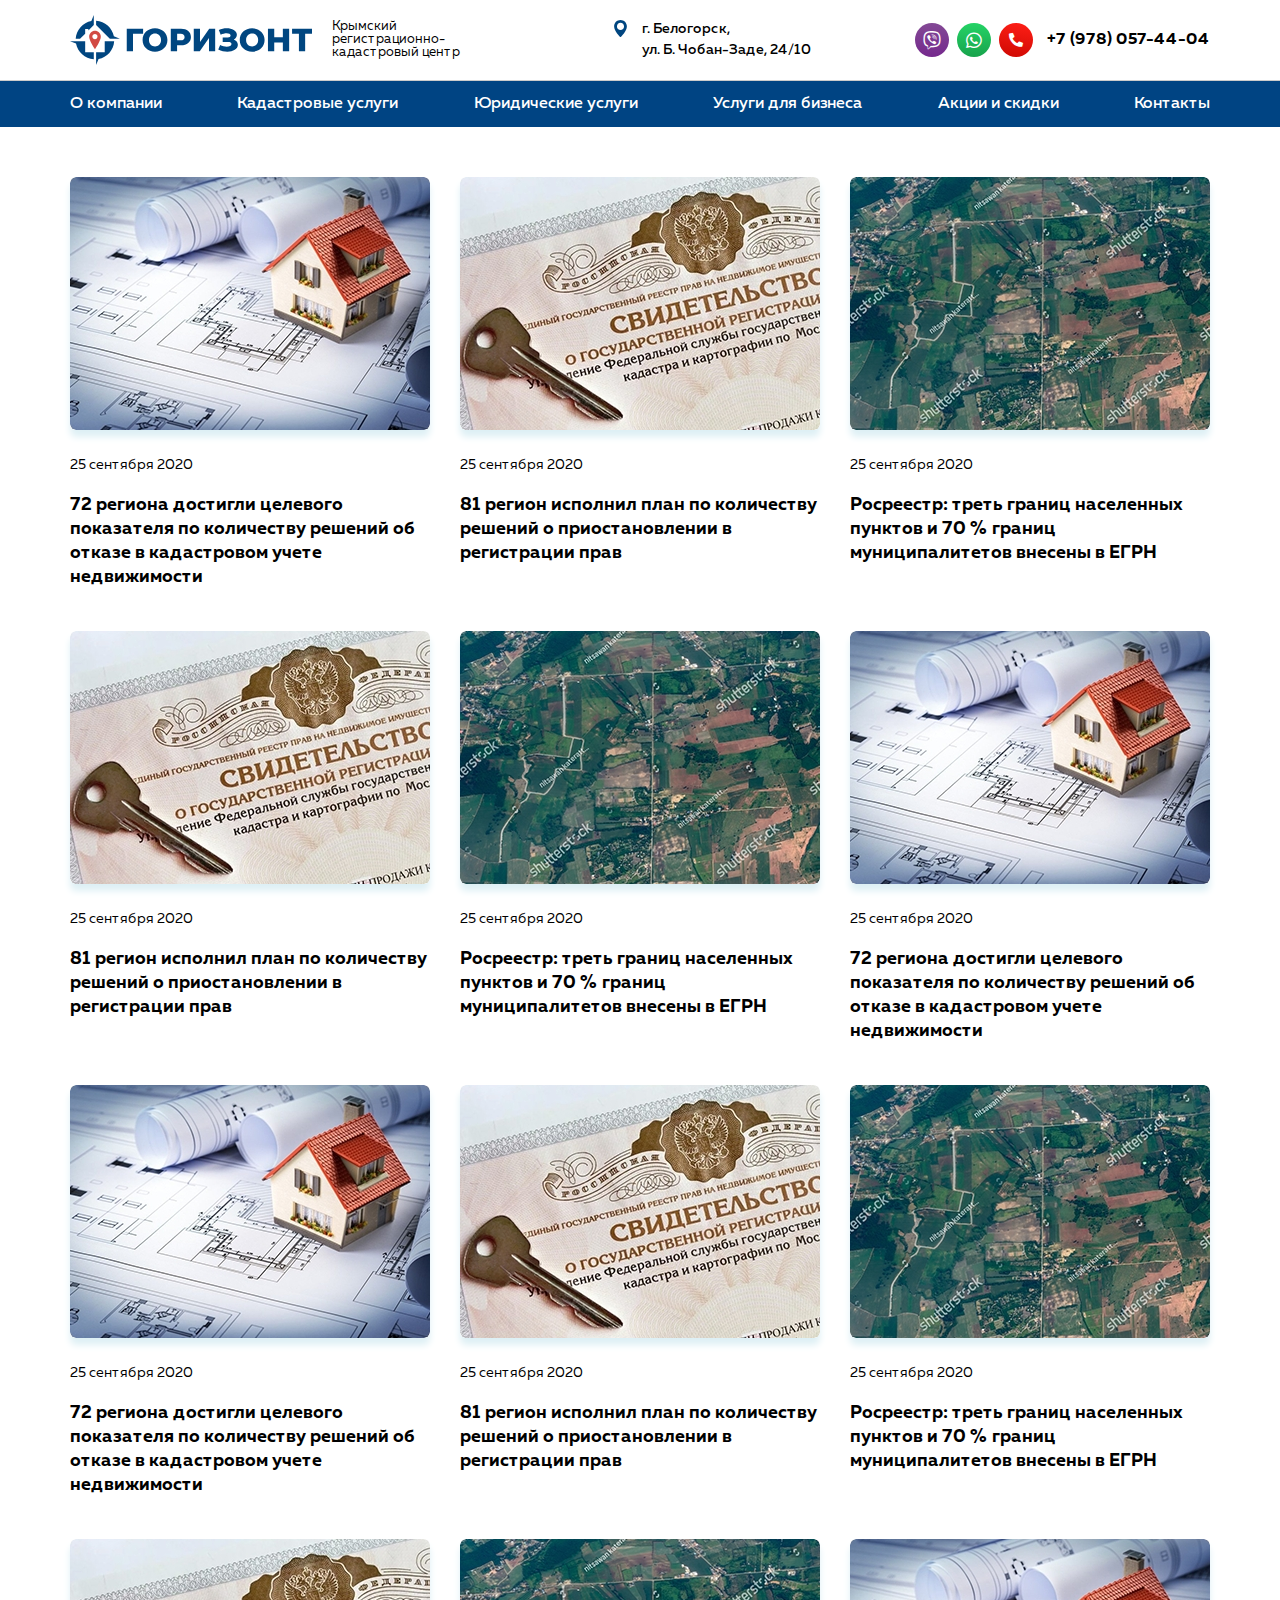
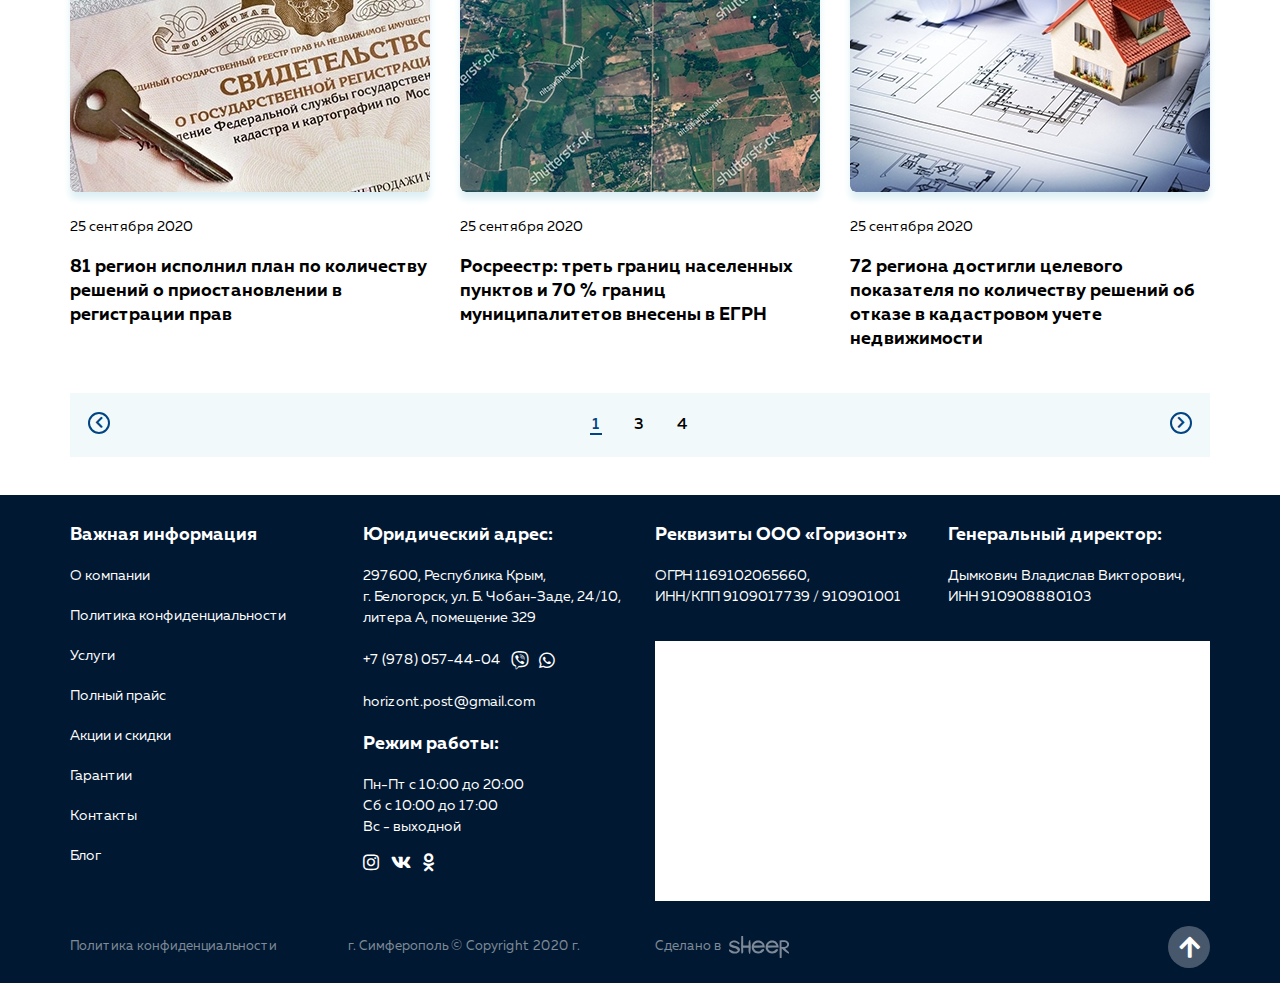
<file: articles.html>
<!DOCTYPE html>
<!--[if lt IE 7]><html lang="ru" class="lt-ie9 lt-ie8 lt-ie7"><![endif]-->
<!--[if IE 7]><html lang="ru" class="lt-ie9 lt-ie8"><![endif]-->
<!--[if IE 8]><html lang="ru" class="lt-ie9"><![endif]-->
<!--[if gt IE 8]><!-->
<html lang="ru">
<!--<![endif]-->
<head>
	<meta charset="utf-8" />
	<title>Заголовок</title>
	<meta name="description" content="" />
	<meta http-equiv="X-UA-Compatible" content="IE=edge" />
	<meta name="viewport" content="width=device-width, initial-scale=1.0" />
	<link rel="shortcut icon" href="favicon.png" />
	<link rel="stylesheet" href="libs/bootstrap/bootstrap-grid.css" />
	<link rel="stylesheet" href="libs/fontawesome-free-5.12.0-web/css/all.min.css" />
	<link rel="stylesheet" href="libs/fancybox/jquery.fancybox.css" />
	<link rel="stylesheet" href="libs/slick-1.5.9/slick/slick.css" />
	<link rel="stylesheet" href="libs/slick-1.5.9/slick/slick-theme.css" />
	<link rel="stylesheet" href="css/fonts.css" />
	<link rel="stylesheet" href="css/main.css?ver=1.68" />
	<link rel="stylesheet" href="css/media.css?ver=1.68" />
</head>
<body> 
 
	<div class="wrapper">

		<header class="header">
			<div class="container">
				<div class="header__top">
					<a href="#" class="logo">
						<img src="img/logo.svg" alt="alt">
						<span>Крымский регистрационно-кадастровый центр</span>
					</a>
					<div class="contact-location">
						<p>г. Белогорск,</p> 
						<p>ул. Б. Чобан-Заде, 24/10</p>
					</div>
					<div class="header__right">
						<ul class="social-list">
							<li class="social-list_viber"><a href="#"><i class="fab fa-viber"></i></a></li>
							<li class="social-list_whatsapp"><a href="#"><i class="fab fa-whatsapp"></i></a></li>
							<li class="social-list_phone"><a href="#callback" class="fancybox"><i class="fas fa-phone-alt"></i></a></li>
						</ul>
						<a href="tel:+79780574404" class="phone-main">+7 (978) 057-44-04</a>
					</div>
					<span class="btn_nav">
						<span class='sandwich'>
							<span class='sw-topper'></span>
							<span class='sw-bottom'></span>
							<span class='sw-footer'></span>
						</span>
					</span>
				</div>
			</div>
			<div class="header__bottom">
				<div class="container">
					<ul class="menu">
						<li><a href="#">О компании</a></li>
						<li><a href="#">Кадастровые услуги</a></li>
						<li><a href="#">Юридические услуги</a></li>
						<li><a href="#">Услуги для бизнеса</a></li>
						<li><a href="#">Акции и скидки</a></li>
						<li><a href="#">Контакты</a></li>
					</ul>
				</div>
			</div>
		</header>

		<div class="articles">
			<div class="container">
				<div class="row row_articles">
					<div class="col-lg-4 col-md-6">
						<a href="#" class="item-article">
							<span class="item-article__image">
								<img src="img/article1.jpg" alt="alt">
							</span>
							<span class="item-article__date">25 сентября 2020</span>
							<span class="item-article__title">72 региона достигли целевого показателя по количеству решений об отказе в кадастровом учете недвижимости</span>
						</a>
					</div>
					<div class="col-lg-4 col-md-6">
						<a href="#" class="item-article">
							<span class="item-article__image">
								<img src="img/article2.jpg" alt="alt">
							</span>
							<span class="item-article__date">25 сентября 2020</span>
							<span class="item-article__title">81 регион исполнил план по количеству решений о приостановлении в регистрации прав</span>
						</a>
					</div>
					<div class="col-lg-4 col-md-6">
						<a href="#" class="item-article">
							<span class="item-article__image">
								<img src="img/article3.jpg" alt="alt">
							</span>
							<span class="item-article__date">25 сентября 2020</span>
							<span class="item-article__title">Росреестр: треть границ населенных пунктов и 70 % границ муниципалитетов внесены в ЕГРН</span>
						</a>
					</div>
					<div class="col-lg-4 col-md-6">
						<a href="#" class="item-article">
							<span class="item-article__image">
								<img src="img/article2.jpg" alt="alt">
							</span>
							<span class="item-article__date">25 сентября 2020</span>
							<span class="item-article__title">81 регион исполнил план по количеству решений о приостановлении в регистрации прав</span>
						</a>
					</div>
					<div class="col-lg-4 col-md-6">
						<a href="#" class="item-article">
							<span class="item-article__image">
								<img src="img/article3.jpg" alt="alt">
							</span>
							<span class="item-article__date">25 сентября 2020</span>
							<span class="item-article__title">Росреестр: треть границ населенных пунктов и 70 % границ муниципалитетов внесены в ЕГРН</span>
						</a>
					</div>
					<div class="col-lg-4 col-md-6">
						<a href="#" class="item-article">
							<span class="item-article__image">
								<img src="img/article1.jpg" alt="alt">
							</span>
							<span class="item-article__date">25 сентября 2020</span>
							<span class="item-article__title">72 региона достигли целевого показателя по количеству решений об отказе в кадастровом учете недвижимости</span>
						</a>
					</div>
					<div class="col-lg-4 col-md-6">
						<a href="#" class="item-article">
							<span class="item-article__image">
								<img src="img/article1.jpg" alt="alt">
							</span>
							<span class="item-article__date">25 сентября 2020</span>
							<span class="item-article__title">72 региона достигли целевого показателя по количеству решений об отказе в кадастровом учете недвижимости</span>
						</a>
					</div>
					<div class="col-lg-4 col-md-6">
						<a href="#" class="item-article">
							<span class="item-article__image">
								<img src="img/article2.jpg" alt="alt">
							</span>
							<span class="item-article__date">25 сентября 2020</span>
							<span class="item-article__title">81 регион исполнил план по количеству решений о приостановлении в регистрации прав</span>
						</a>
					</div>
					<div class="col-lg-4 col-md-6">
						<a href="#" class="item-article">
							<span class="item-article__image">
								<img src="img/article3.jpg" alt="alt">
							</span>
							<span class="item-article__date">25 сентября 2020</span>
							<span class="item-article__title">Росреестр: треть границ населенных пунктов и 70 % границ муниципалитетов внесены в ЕГРН</span>
						</a>
					</div>
					<div class="col-lg-4 col-md-6">
						<a href="#" class="item-article">
							<span class="item-article__image">
								<img src="img/article2.jpg" alt="alt">
							</span>
							<span class="item-article__date">25 сентября 2020</span>
							<span class="item-article__title">81 регион исполнил план по количеству решений о приостановлении в регистрации прав</span>
						</a>
					</div>
					<div class="col-lg-4 col-md-6">
						<a href="#" class="item-article">
							<span class="item-article__image">
								<img src="img/article3.jpg" alt="alt">
							</span>
							<span class="item-article__date">25 сентября 2020</span>
							<span class="item-article__title">Росреестр: треть границ населенных пунктов и 70 % границ муниципалитетов внесены в ЕГРН</span>
						</a>
					</div>
					<div class="col-lg-4 col-md-6">
						<a href="#" class="item-article">
							<span class="item-article__image">
								<img src="img/article1.jpg" alt="alt">
							</span>
							<span class="item-article__date">25 сентября 2020</span>
							<span class="item-article__title">72 региона достигли целевого показателя по количеству решений об отказе в кадастровом учете недвижимости</span>
						</a>
					</div>
				</div>
				<div class="pagination">
					<ul>
						<li class="pagination__arrow"><a href="#"><i class="fas fa-chevron-left"></i></a></li>
						<li class="active"><a href="#">1</a></li>
						<li><a href="#">3</a></li>
						<li><a href="#">4</a></li>
						<li class="pagination__arrow"><a href="#"><i class="fas fa-chevron-right"></i></a></li>
					</ul>
				</div>
			</div>
		</div>

		<footer class="footer">
			<div class="container">
				<div class="row">
					<div class="col-lg-3 col-6">
						<div class="title-small">Важная информация</div>
						<ul class="footer_nav">
							<li><a href="#">О компании</a></li>
							<li><a href="#">Политика конфиденциальности</a></li>
							<li><a href="#">Услуги</a></li>
							<li><a href="#">Полный прайс</a></li>
							<li><a href="#">Акции и скидки</a></li>
							<li><a href="#">Гарантии</a></li>
							<li><a href="#">Контакты</a></li>
							<li><a href="#">Блог</a></li>
						</ul>
					</div>
					<div class="col-lg-3 col-6 col_mob_pl">
						<div class="title-small">Юридический адрес: </div>
						<p>297600, Республика Крым,</p>
						<p>г. Белогорск, ул. Б. Чобан-Заде, 24/10, </p>
						<p>литера А, помещение 329</p>
						<br>
						<p class="footer_phone"><a href="tel:+79780574404">+7 (978) 057-44-04</a><i class="fab fa-viber"></i><i class="fab fa-whatsapp"></i></p>
						<br>
						<p><a href="mailto:horizont.post@gmail.com">horizont.post@gmail.com</a></p>
						<br>
						<div class="title-small">Режим работы: </div>
						<p>Пн-Пт с 10:00 до 20:00</p>
						<p>Сб с 10:00 до 17:00</p>
						<p>Вс - выходной</p>
						<ul class="social-footer">
							<li><a href="#"><i class="fab fa-instagram"></i></a></li>
							<li><a href="#"><i class="fab fa-vk"></i></a></li>
							<li><a href="#"><i class="fab fa-odnoklassniki"></i></a></li>
						</ul>
					</div>
					<div class="col-lg-6">
						<div class="row">
							<div class="col-lg-6 col-6">
								<div class="title-small">Реквизиты ООО «Горизонт»</div>
								<p>ОГРН 1169102065660, </p>
								<p>ИНН/КПП 9109017739 / 910901001</p>
							</div>
							<div class="col-lg-6 col-6 col_mob_pl">
								<div class="title-small">Генеральный директор: </div>
								<p>Дымкович Владислав Викторович,</p>
								<p>ИНН 910908880103</p>
							</div>
						</div>
						<div id="map"></div>
					</div>
				</div>
			</div>
			<div class="footer__bottom">
				<div class="container">
					<div class="row align-items-center">
						<div class="col-md-3 col-sm-6">
							<a href="#">Политика конфиденциальности</a>
						</div>
						<div class="col-md-3 col_pl col-sm-6">
							<p>г. Симферополь © Copyright  2020 г.</p>
						</div>
						<div class="col-md-3 col-sm-6">
							<div class="create">Сделано в <img src="img/copy.svg" alt="alt"></div>
						</div>
						<div class="col-md-3 align_right col-sm-6">
							<a href="#" class="btn_top"><i class="fa fa-arrow-up"></i></a>
						</div>
					</div>
				</div>
			</div>
		</footer>
		
	</div>

	<div id="callback" class="modal-block">
		<div class="block-form__icon">
				<img src="img/logo_min.png" alt="alt">
			</div>
		<div class="block-form">
			
			<div class="title-modal">Оставьте заявку</div>
			<div class="descr-modal">мы свяжется с Вами в течение 15 минут</div>
			<form>
				<div class="item-form">
					<input type="text" placeholder="Ваше имя" required="required">
				</div>
				<div class="item-form">
					<input type="text" placeholder="+7 (___) ___-__-__" class="input-phone" required="required">
				</div>
				<button class="btn-main" type="submit">Отправить</button>
				<div class="checkbox-wrap">
					<div class="checkbox">
						<label>
							<input type="checkbox" required="required" checked="checked" />
							<span>Согласие на обработку персональных данных</span>
						</label>
					</div>
				</div>
			</form>
		</div>
	</div>

	<!--[if lt IE 9]>
	<script src="libs/html5shiv/es5-shim.min.js"></script>
	<script src="libs/html5shiv/html5shiv.min.js"></script>
	<script src="libs/html5shiv/html5shiv-printshiv.min.js"></script>
	<script src="libs/respond/respond.min.js"></script>
<![endif]-->
<script src="libs/jquery/jquery-1.11.1.min.js"></script>
<script src="libs/jquery-mousewheel/jquery.mousewheel.min.js"></script>
<script src="libs/fancybox/jquery.fancybox.pack.js"></script>
<script src="libs/slick-1.5.9/slick/slick.min.js"></script>
<script src="libs/mask/jquery.maskedinput.js"></script>
<script src="libs/scroll2id/PageScroll2id.min.js"></script>
<script src="libs/jQueryFormStyler-master/jquery.formstyler.min.js"></script>
<script src="js/common.js?ver=1.68"></script>
<script src="https://api-maps.yandex.ru/2.1/?lang=ru_RU"></script>
<script>
	$(document).ready(function() {
		ymaps.ready(init);

		function init() {
			var myMap = new ymaps.Map('map', {
				center: [45.057848, 34.595721],
				zoom: 15
			}, {
				searchControlProvider: 'yandex#search'
			}),


			myPlacemark = new ymaps.Placemark(myMap.getCenter(), {
				balloonContent: '<p>г. Белогорск, ул. Б. Чобан-Заде, 24/10, </br>литера А, помещение 329</p>'
			}, {
            // Опции.
            // Необходимо указать данный тип макета.
            iconLayout: 'default#image',
            // Своё изображение иконки метки.
            iconImageHref: 'img/logo_min.png',
            iconImageSize: [38, 38],
        });
			myMap.controls.remove('searchControl');
			myMap.behaviors.disable('scrollZoom');
			myMap.geoObjects.add(myPlacemark);

			
		}
	});
</script>
<!-- Yandex.Metrika counter --><!-- /Yandex.Metrika counter -->
<!-- Google Analytics counter --><!-- /Google Analytics counter -->
</body>
</html>
</file>
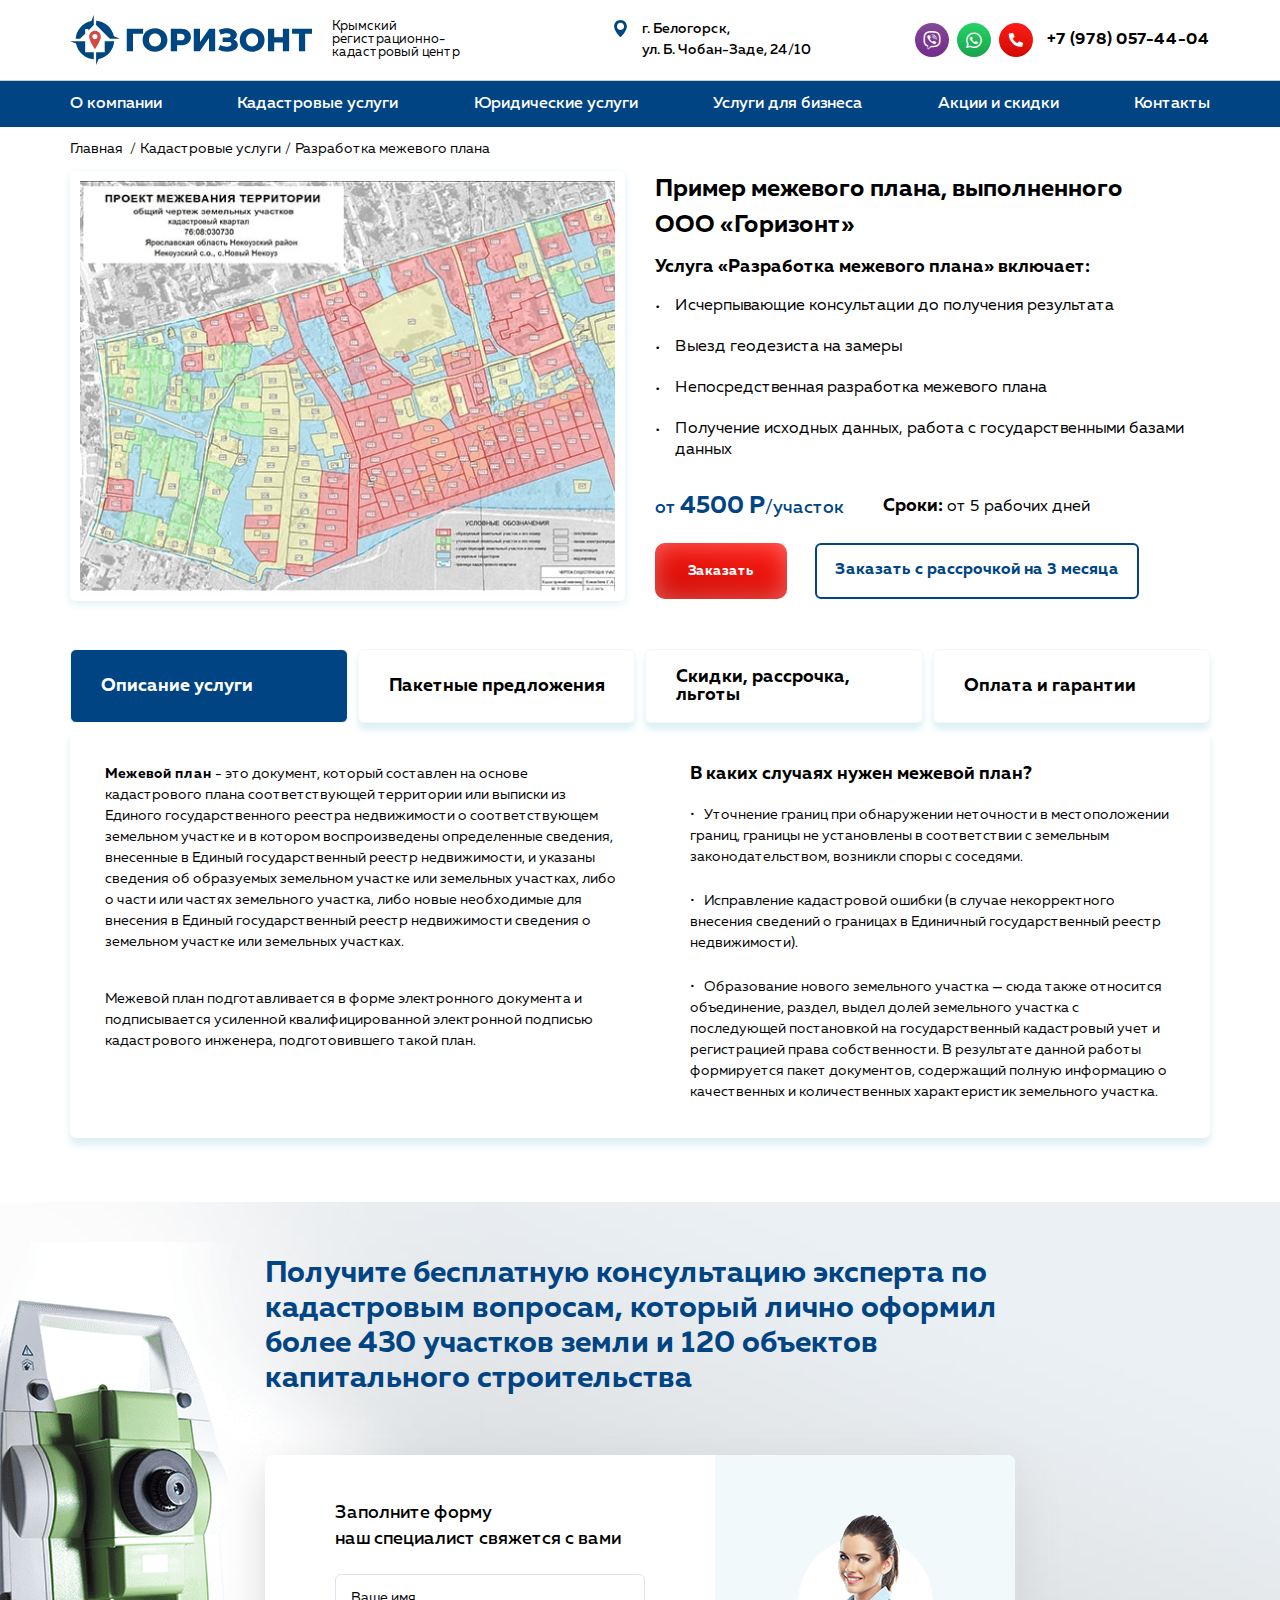
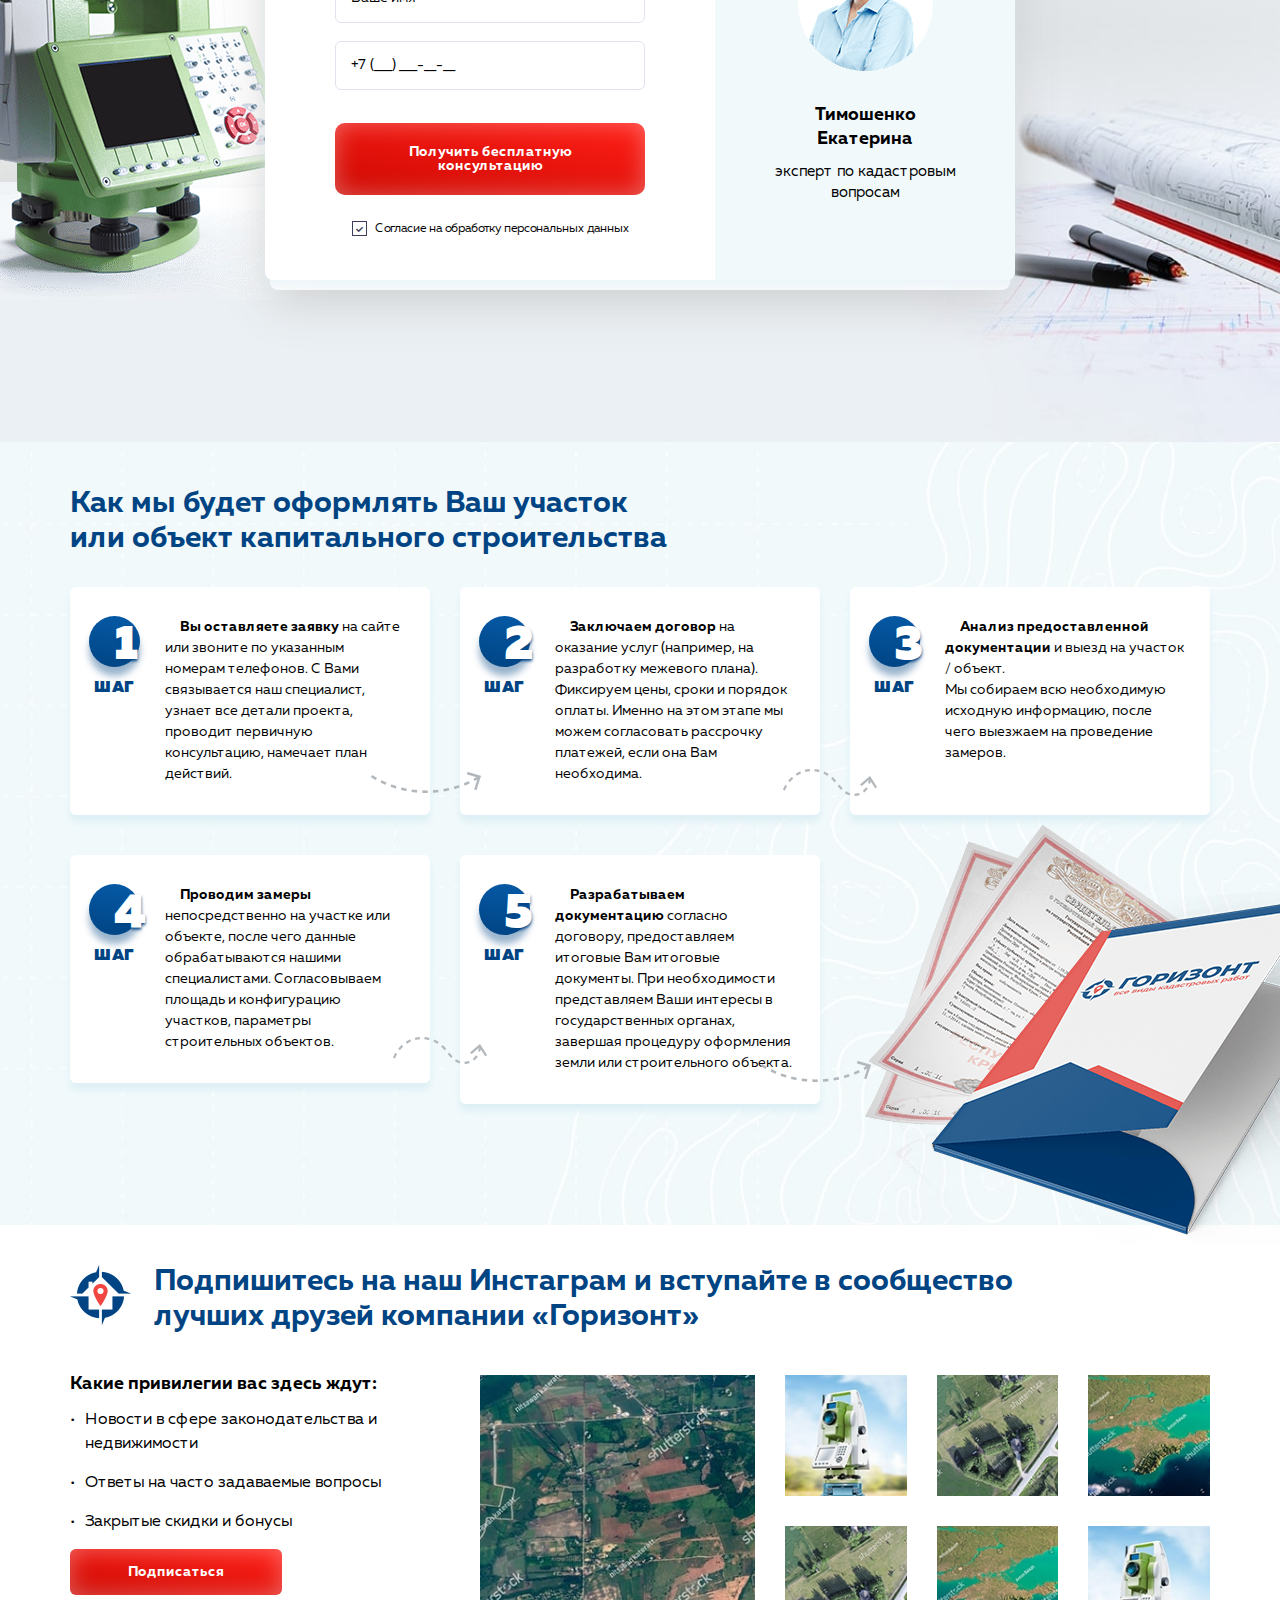
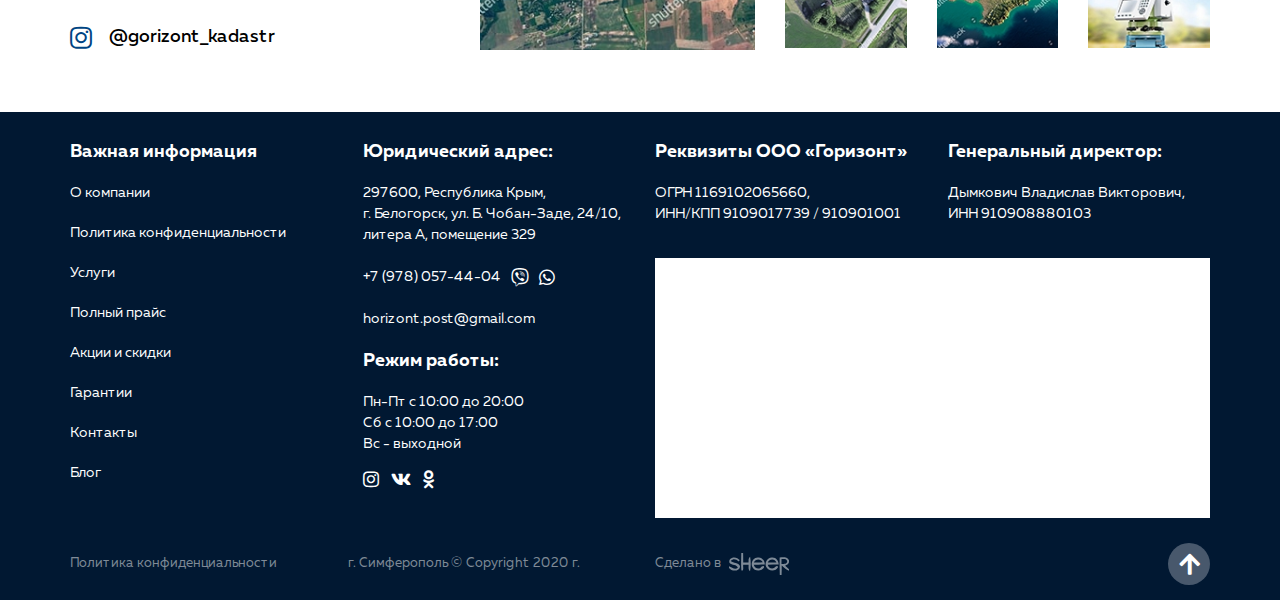
<file: card.html>
<!DOCTYPE html>
<!--[if lt IE 7]><html lang="ru" class="lt-ie9 lt-ie8 lt-ie7"><![endif]-->
<!--[if IE 7]><html lang="ru" class="lt-ie9 lt-ie8"><![endif]-->
<!--[if IE 8]><html lang="ru" class="lt-ie9"><![endif]-->
<!--[if gt IE 8]><!-->
<html lang="ru">
<!--<![endif]-->
<head>
	<meta charset="utf-8" />
	<title>Заголовок</title>
	<meta name="description" content="" />
	<meta http-equiv="X-UA-Compatible" content="IE=edge" />
	<meta name="viewport" content="width=device-width, initial-scale=1.0" />
	<link rel="shortcut icon" href="favicon.png" />
	<link rel="stylesheet" href="libs/bootstrap/bootstrap-grid.css" />
	<link rel="stylesheet" href="libs/fontawesome-free-5.12.0-web/css/all.min.css" />
	<link rel="stylesheet" href="libs/fancybox/jquery.fancybox.css" />
	<link rel="stylesheet" href="libs/slick-1.5.9/slick/slick.css" />
	<link rel="stylesheet" href="libs/slick-1.5.9/slick/slick-theme.css" />
	<link rel="stylesheet" href="css/fonts.css" />
	<link rel="stylesheet" href="css/main.css?ver=1.68" />
	<link rel="stylesheet" href="css/media.css?ver=1.68" />
</head>
<body>

	<div class="wrapper">

		<header class="header">
			<div class="container">
				<div class="header__top">
					<a href="#" class="logo">
						<img src="img/logo.svg" alt="alt">
						<span>Крымский регистрационно-кадастровый центр</span>
					</a>
					<div class="contact-location">
						<p>г. Белогорск,</p> 
						<p>ул. Б. Чобан-Заде, 24/10</p>
					</div>
					<div class="header__right">
						<ul class="social-list">
							<li class="social-list_viber"><a href="#"><i class="fab fa-viber"></i></a></li>
							<li class="social-list_whatsapp"><a href="#"><i class="fab fa-whatsapp"></i></a></li>
							<li class="social-list_phone"><a href="#callback" class="fancybox"><i class="fas fa-phone-alt"></i></a></li>
						</ul>
						<a href="tel:+79780574404" class="phone-main">+7 (978) 057-44-04</a>
					</div>
					<span class="btn_nav">
						<span class='sandwich'>
							<span class='sw-topper'></span>
							<span class='sw-bottom'></span>
							<span class='sw-footer'></span>
						</span>
					</span>
				</div>
			</div>
			<div class="header__bottom">
				<div class="container">
					<ul class="menu">
						<li><a href="#">О компании</a></li>
						<li><a href="#">Кадастровые услуги</a></li>
						<li><a href="#">Юридические услуги</a></li>
						<li><a href="#">Услуги для бизнеса</a></li>
						<li><a href="#">Акции и скидки</a></li>
						<li><a href="#">Контакты</a></li>
					</ul>
				</div>
			</div>
		</header>

		<div class="card">
			<div class="container">
				<ul class="breadcumbs">
					<li><a href="#">Главная </a><span>/</span></li>
					<li><a href="#">Кадастровые услуги</a><span>/</span></li>
					<li>Разработка межевого плана</li>
				</ul>
				<h1 class="title-middle show_tablet">Пример межевого плана, выполненного ООО&nbsp;«Горизонт»</h1>
				<div class="row">
					<div class="col-lg-6">
						<div class="card__image">
							<img src="img/card1.jpg" alt="alt">
						</div>
					</div>
					<div class="col-lg-6 card__right">
						<h1 class="title-middle hidden_tablet">Пример межевого плана, выполненного ООО&nbsp;«Горизонт»</h1>
						<div class="card__title">Услуга «Разработка межевого плана» включает:</div>
						<ul>
							<li>Исчерпывающие консультации до получения результата</li>
							<li>Выезд геодезиста на замеры</li>
							<li>Непосредственная разработка межевого плана</li>
							<li>Получение исходных данных, работа с государственными базами данных</li>
						</ul>
						<div class="card__line-price">
							<div class="card__price">от <strong>4500 Р</strong>/участок</div>
							<div class="card__term"><strong>Сроки:</strong> от 5 рабочих дней</div>
						</div>
						<div class="card__buttons">
							<a href="#" class="btn-main">Заказать</a>
							<a href="#" class="btn-transparent">Заказать с рассрочкой на 3 месяца</a>
						</div>
					</div>
				</div>
				<ul class="tabs tabs_main">
					<li class="active"><a href="#tab1">Описание услуги</a></li>
					<li><a href="#tab2">Пакетные предложения</a></li>
					<li><a href="#tab3">Скидки, рассрочка, льготы</a></li>
					<li><a href="#tab4">Оплата и гарантии</a></li>
				</ul>
				<div class="tab-container tab-container_main">
					<div id="tab1" class="tab-pane">
						<div class="row">
							<div class="col-lg-6">
								<p><strong>Межевой план</strong> - это документ, который составлен на основе кадастрового плана соответствующей территории или выписки из Единого государственного реестра недвижимости о соответствующем земельном участке и в котором воспроизведены определенные сведения, внесенные в Единый государственный реестр недвижимости, и указаны сведения об образуемых земельном участке или земельных участках, либо о части или частях земельного участка, либо новые необходимые для внесения в Единый государственный реестр недвижимости сведения о земельном участке или земельных участках.</p>
								<p>Межевой план подготавливается в форме электронного документа и подписывается усиленной квалифицированной электронной подписью кадастрового инженера, подготовившего такой план. </p>
							</div>
							<div class="col-lg-6 col_pl50">
								<div class="title-min">В каких случаях нужен межевой план?</div>
								<ul>
									<li>Уточнение границ при обнаружении неточности в местоположении границ, границы не установлены в соответствии с земельным законодательством, возникли споры с соседями.</li>
									<li>Исправление кадастровой ошибки (в случае некорректного внесения сведений о границах в Единичный государственный реестр недвижимости).</li>
									<li>Образование нового земельного участка — сюда также относится объединение, раздел, выдел долей земельного участка с последующей постановкой на государственный кадастровый учет и регистрацией права собственности. В результате данной работы формируется пакет документов, содержащий полную информацию о качественных и количественных характеристик земельного участка.</li>
								</ul>
							</div>
						</div>
					</div>
					<div id="tab2" class="tab-pane">
						<div class="row">
							<div class="col-lg-6">
								<p><strong>Межевой план</strong> - это документ, который составлен на основе кадастрового плана соответствующей территории или выписки из Единого государственного реестра недвижимости о соответствующем земельном участке и в котором воспроизведены определенные сведения, внесенные в Единый государственный реестр недвижимости, и указаны сведения об образуемых земельном участке или земельных участках, либо о части или частях земельного участка, либо новые необходимые для внесения в Единый государственный реестр недвижимости сведения о земельном участке или земельных участках.</p>
								<p>Межевой план подготавливается в форме электронного документа и подписывается усиленной квалифицированной электронной подписью кадастрового инженера, подготовившего такой план. </p>
							</div>
							<div class="col-lg-6 col_pl50">
								<div class="title-min">В каких случаях нужен межевой план?</div>
								<ul>
									<li>Уточнение границ при обнаружении неточности в местоположении границ, границы не установлены в соответствии с земельным законодательством, возникли споры с соседями.</li>
									<li>Исправление кадастровой ошибки (в случае некорректного внесения сведений о границах в Единичный государственный реестр недвижимости).</li>
									<li>Образование нового земельного участка — сюда также относится объединение, раздел, выдел долей земельного участка с последующей постановкой на государственный кадастровый учет и регистрацией права собственности. В результате данной работы формируется пакет документов, содержащий полную информацию о качественных и количественных характеристик земельного участка.</li>
								</ul>
							</div>
						</div>
					</div>
					<div id="tab3" class="tab-pane">
						<div class="row">
							<div class="col-lg-6">
								<p><strong>Межевой план</strong> - это документ, который составлен на основе кадастрового плана соответствующей территории или выписки из Единого государственного реестра недвижимости о соответствующем земельном участке и в котором воспроизведены определенные сведения, внесенные в Единый государственный реестр недвижимости, и указаны сведения об образуемых земельном участке или земельных участках, либо о части или частях земельного участка, либо новые необходимые для внесения в Единый государственный реестр недвижимости сведения о земельном участке или земельных участках.</p>
								<p>Межевой план подготавливается в форме электронного документа и подписывается усиленной квалифицированной электронной подписью кадастрового инженера, подготовившего такой план. </p>
							</div>
							<div class="col-lg-6 col_pl50">
								<div class="title-min">В каких случаях нужен межевой план?</div>
								<ul>
									<li>Уточнение границ при обнаружении неточности в местоположении границ, границы не установлены в соответствии с земельным законодательством, возникли споры с соседями.</li>
									<li>Исправление кадастровой ошибки (в случае некорректного внесения сведений о границах в Единичный государственный реестр недвижимости).</li>
									<li>Образование нового земельного участка — сюда также относится объединение, раздел, выдел долей земельного участка с последующей постановкой на государственный кадастровый учет и регистрацией права собственности. В результате данной работы формируется пакет документов, содержащий полную информацию о качественных и количественных характеристик земельного участка.</li>
								</ul>
							</div>
						</div>
					</div>
					<div id="tab4" class="tab-pane">
						<div class="row">
							<div class="col-lg-6">
								<p><strong>Межевой план</strong> - это документ, который составлен на основе кадастрового плана соответствующей территории или выписки из Единого государственного реестра недвижимости о соответствующем земельном участке и в котором воспроизведены определенные сведения, внесенные в Единый государственный реестр недвижимости, и указаны сведения об образуемых земельном участке или земельных участках, либо о части или частях земельного участка, либо новые необходимые для внесения в Единый государственный реестр недвижимости сведения о земельном участке или земельных участках.</p>
								<p>Межевой план подготавливается в форме электронного документа и подписывается усиленной квалифицированной электронной подписью кадастрового инженера, подготовившего такой план. </p>
							</div>
							<div class="col-lg-6 col_pl50">
								<div class="title-min">В каких случаях нужен межевой план?</div>
								<ul>
									<li>Уточнение границ при обнаружении неточности в местоположении границ, границы не установлены в соответствии с земельным законодательством, возникли споры с соседями.</li>
									<li>Исправление кадастровой ошибки (в случае некорректного внесения сведений о границах в Единичный государственный реестр недвижимости).</li>
									<li>Образование нового земельного участка — сюда также относится объединение, раздел, выдел долей земельного участка с последующей постановкой на государственный кадастровый учет и регистрацией права собственности. В результате данной работы формируется пакет документов, содержащий полную информацию о качественных и количественных характеристик земельного участка.</li>
								</ul>
							</div>
						</div>
					</div>
				</div>
			</div>
		</div>

		<div class="consultation">
			<div class="container">
				<div class="row">
					<div class="col-xl-8 col-lg-10 offset-xl-2 offset-lg-1">
						<h2 class="title-section">Получите бесплатную консультацию эксперта по кадастровым вопросам, который лично оформил более 430 участков земли и 120 объектов капитального строительства </h2>
						<div class="consult-form">
							<div class="consult-form__leftimg">
								<img src="img/im_consults_form.png" alt="alt">
							</div>
							<div class="consult-form__left">
								<div class="consult-form__title">
									<p>Заполните форму</p>
									<p>наш специалист свяжется с вами</p>
								</div>
								<form>
									<div class="item-form">
										<input type="text" placeholder="Ваше имя" required="required">
									</div>
									<div class="item-form">
										<input type="text" placeholder="+7 (___) ___-__-__" class="input-phone" required="required">
									</div>
									<button class="btn-main" type="submit">Получить бесплатную консультацию</button>
									<div class="checkbox-wrap">
										<div class="checkbox">
											<label>
												<input type="checkbox" required="required" checked="checked" />
												<span>Согласие на обработку персональных данных</span>
											</label>
										</div>
									</div>
								</form>
							</div>
							<div class="consult-form__right">
								<div class="consult-form__image">
									<img src="img/img_consult.png" alt="alt">
								</div>
								<div class="consult-form__name">Тимошенко Екатерина</div>
								<div class="consult-form__descr">эксперт по кадастровым вопросам</div>
							</div>
						</div>
					</div>
				</div>
			</div>
		</div>

		<div class="steps">
			<div class="container">
				<div class="row">
					<div class="col-xl-7 col-lg-9">
						<h2 class="title-section title-section_main">Как мы будет оформлять Ваш участок <br>или объект капитального строительства </h2>
					</div>
				</div>
				<div class="row row_steps">
					<div class="col-lg-4 col-6">
						<div class="item-step">
							<div class="item-step__title">
								<div class="item-step__number"><span>1</span></div>
								<div class="item-step__descr">Шаг</div>
							</div>
							<p><strong>Вы оставляете заявку</strong> на сайте или звоните по указанным номерам телефонов. С Вами связывается наш специалист, узнает все детали проекта, проводит первичную консультацию, намечает план действий.</p>
						</div>
					</div>
					<div class="col-lg-4 col-6">
						<div class="item-step">
							<div class="item-step__title">
								<div class="item-step__number"><span>2</span></div>
								<div class="item-step__descr">Шаг</div>
							</div>
							<p><strong>Заключаем договор</strong> на оказание услуг (например, на разработку межевого плана). Фиксируем цены, сроки и порядок оплаты. Именно на этом этапе мы можем согласовать рассрочку платежей, если она Вам необходима. </p>
						</div>
					</div>
					<div class="col-lg-4 col-6">
						<div class="item-step">
							<div class="item-step__title">
								<div class="item-step__number"><span>3</span></div>
								<div class="item-step__descr">Шаг</div>
							</div>
							<p><strong>Анализ предоставленной документации</strong> и выезд на участок / объект. <br>Мы собираем всю необходимую исходную информацию, после чего выезжаем на проведение замеров.</p>
						</div>
					</div>
					<div class="col-lg-4 col-6">
						<div class="item-step">
							<div class="item-step__title">
								<div class="item-step__number"><span>4</span></div>
								<div class="item-step__descr">Шаг</div>
							</div>
							<p><strong>Проводим замеры</strong> непосредственно на участке или объекте, после чего данные обрабатываются нашими специалистами. Согласовываем площадь и конфигурацию участков, параметры строительных объектов.</p>
						</div>
					</div>
					<div class="col-lg-4 col-6">
						<div class="item-step">
							<div class="item-step__title">
								<div class="item-step__number"><span>5</span></div>
								<div class="item-step__descr">Шаг</div>
							</div>
							<p><strong>Разрабатываем документацию</strong> согласно договору, предоставляем итоговые Вам итоговые документы. При необходимости представляем Ваши интересы в государственных органах, завершая процедуру оформления земли или строительного объекта.</p>
						</div>
					</div>
					<div class="col-lg-4 col-6">
						<div class="steps__image">
							<img src="img/img_steps.png" alt="alt">
						</div>
					</div>
				</div>
			</div>
		</div>

		<div class="instagram">
			<div class="container">
				<div class="row">
					<div class="col-xl-10">
						<h2 class="title-section title-section_insta">Подпишитесь на наш Инстаграм и вступайте в сообщество лучших друзей компании «Горизонт»</h2>
					</div>
				</div>
				<div class="row">
					<div class="col-lg-4">
						<div class="title-small">Какие привилегии вас здесь ждут:</div>
						<ul class="list-main">
							<li>Новости в сфере законодательства и недвижимости</li>
							<li>Ответы на часто задаваемые вопросы</li>
							<li>Закрытые скидки и бонусы</li>
						</ul>
						<a href="#" class="btn-main">Подписаться</a>
						<div>
							<a href="#" class="link-insta" target="_blank"><i class="fab fa-instagram"></i> @gorizont_kadastr</a>
						</div>
					</div>
					<div class="col-lg-8">
						<div class="row row_insta">
							<div class="col-md-5 pl_35">
								<a href="img/insta1.jpg" class="item-insta fancybox" rel="group1">
									<span class="item-insta__image">
										<img src="img/insta1.jpg" alt="alt">
									</span>
								</a>
							</div>
							<div class="col-md-7">
								<div class="row">
									<div class="col-md-4 col-6">
										<a href="img/insta2.jpg" class="item-insta fancybox" rel="group1">
											<span class="item-insta__image">
												<img src="img/insta2.jpg" alt="alt">
											</span>
										</a>
									</div>
									<div class="col-md-4 col-6">
										<a href="img/insta3.jpg" class="item-insta fancybox" rel="group1">
											<span class="item-insta__image">
												<img src="img/insta3.jpg" alt="alt">
											</span>
										</a>
									</div>
									<div class="col-md-4 col-6">
										<a href="img/insta4.jpg" class="item-insta fancybox" rel="group1">
											<span class="item-insta__image">
												<img src="img/insta4.jpg" alt="alt">
											</span>
										</a>
									</div>
									<div class="col-md-4 col-6">
										<a href="img/insta5.jpg" class="item-insta fancybox" rel="group1">
											<span class="item-insta__image">
												<img src="img/insta5.jpg" alt="alt">
											</span>
										</a>
									</div>
									<div class="col-md-4 col-6">
										<a href="img/insta6.jpg" class="item-insta fancybox" rel="group1">
											<span class="item-insta__image">
												<img src="img/insta6.jpg" alt="alt">
											</span>
										</a>
									</div>
									<div class="col-md-4 col-6">
										<a href="img/insta7.jpg" class="item-insta fancybox" rel="group1">
											<span class="item-insta__image">
												<img src="img/insta7.jpg" alt="alt">
											</span>
										</a>
									</div>
								</div>
							</div>
						</div>
					</div>
				</div>
			</div>
		</div>

		<footer class="footer">
			<div class="container">
				<div class="row">
					<div class="col-lg-3 col-6">
						<div class="title-small">Важная информация</div>
						<ul class="footer_nav">
							<li><a href="#">О компании</a></li>
							<li><a href="#">Политика конфиденциальности</a></li>
							<li><a href="#">Услуги</a></li>
							<li><a href="#">Полный прайс</a></li>
							<li><a href="#">Акции и скидки</a></li>
							<li><a href="#">Гарантии</a></li>
							<li><a href="#">Контакты</a></li>
							<li><a href="#">Блог</a></li>
						</ul>
					</div>
					<div class="col-lg-3 col-6 col_mob_pl">
						<div class="title-small">Юридический адрес: </div>
						<p>297600, Республика Крым,</p>
						<p>г. Белогорск, ул. Б. Чобан-Заде, 24/10, </p>
						<p>литера А, помещение 329</p>
						<br>
						<p class="footer_phone"><a href="tel:+79780574404">+7 (978) 057-44-04</a><i class="fab fa-viber"></i><i class="fab fa-whatsapp"></i></p>
						<br>
						<p><a href="mailto:horizont.post@gmail.com">horizont.post@gmail.com</a></p>
						<br>
						<div class="title-small">Режим работы: </div>
						<p>Пн-Пт с 10:00 до 20:00</p>
						<p>Сб с 10:00 до 17:00</p>
						<p>Вс - выходной</p>
						<ul class="social-footer">
							<li><a href="#"><i class="fab fa-instagram"></i></a></li>
							<li><a href="#"><i class="fab fa-vk"></i></a></li>
							<li><a href="#"><i class="fab fa-odnoklassniki"></i></a></li>
						</ul>
					</div>
					<div class="col-lg-6">
						<div class="row">
							<div class="col-lg-6 col-6">
								<div class="title-small">Реквизиты ООО «Горизонт»</div>
								<p>ОГРН 1169102065660, </p>
								<p>ИНН/КПП 9109017739 / 910901001</p>
							</div>
							<div class="col-lg-6 col-6 col_mob_pl">
								<div class="title-small">Генеральный директор: </div>
								<p>Дымкович Владислав Викторович,</p>
								<p>ИНН 910908880103</p>
							</div>
						</div>
						<div id="map"></div>
					</div>
				</div>
			</div>
			<div class="footer__bottom">
				<div class="container">
					<div class="row align-items-center">
						<div class="col-md-3 col-sm-6">
							<a href="#">Политика конфиденциальности</a>
						</div>
						<div class="col-md-3 col_pl col-sm-6">
							<p>г. Симферополь © Copyright  2020 г.</p>
						</div>
						<div class="col-md-3 col-sm-6">
							<div class="create">Сделано в <img src="img/copy.svg" alt="alt"></div>
						</div>
						<div class="col-md-3 align_right col-sm-6">
							<a href="#" class="btn_top"><i class="fa fa-arrow-up"></i></a>
						</div>
					</div>
				</div>
			</div>
		</footer>
		
	</div>

	<div id="callback" class="modal-block">
		<div class="block-form__icon">
				<img src="img/logo_min.png" alt="alt">
			</div>
		<div class="block-form">
			
			<div class="title-modal">Оставьте заявку</div>
			<div class="descr-modal">мы свяжется с Вами в течение 15 минут</div>
			<form>
				<div class="item-form">
					<input type="text" placeholder="Ваше имя" required="required">
				</div>
				<div class="item-form">
					<input type="text" placeholder="+7 (___) ___-__-__" class="input-phone" required="required">
				</div>
				<button class="btn-main" type="submit">Отправить</button>
				<div class="checkbox-wrap">
					<div class="checkbox">
						<label>
							<input type="checkbox" required="required" checked="checked" />
							<span>Согласие на обработку персональных данных</span>
						</label>
					</div>
				</div>
			</form>
		</div>
	</div>

	<!--[if lt IE 9]>
	<script src="libs/html5shiv/es5-shim.min.js"></script>
	<script src="libs/html5shiv/html5shiv.min.js"></script>
	<script src="libs/html5shiv/html5shiv-printshiv.min.js"></script>
	<script src="libs/respond/respond.min.js"></script>
<![endif]-->
<script src="libs/jquery/jquery-1.11.1.min.js"></script>
<script src="libs/jquery-mousewheel/jquery.mousewheel.min.js"></script>
<script src="libs/fancybox/jquery.fancybox.pack.js"></script>
<script src="libs/slick-1.5.9/slick/slick.min.js"></script>
<script src="libs/mask/jquery.maskedinput.js"></script>
<script src="libs/scroll2id/PageScroll2id.min.js"></script>
<script src="libs/jQueryFormStyler-master/jquery.formstyler.min.js"></script>
<script src="js/common.js?ver=1.68"></script>
<script src="https://api-maps.yandex.ru/2.1/?lang=ru_RU"></script>
<script>
	$(document).ready(function() {
		ymaps.ready(init);

		function init() {
			var myMap = new ymaps.Map('map', {
				center: [45.057848, 34.595721],
				zoom: 15
			}, {
				searchControlProvider: 'yandex#search'
			}),


			myPlacemark = new ymaps.Placemark(myMap.getCenter(), {
				balloonContent: '<p>г. Белогорск, ул. Б. Чобан-Заде, 24/10, </br>литера А, помещение 329</p>'
			}, {
            // Опции.
            // Необходимо указать данный тип макета.
            iconLayout: 'default#image',
            // Своё изображение иконки метки.
            iconImageHref: 'img/logo_min.png',
            iconImageSize: [38, 38],
        });
			myMap.controls.remove('searchControl');
			myMap.behaviors.disable('scrollZoom');
			myMap.geoObjects.add(myPlacemark);

			
		}
	});
</script>
<!-- Yandex.Metrika counter --><!-- /Yandex.Metrika counter -->
<!-- Google Analytics counter --><!-- /Google Analytics counter -->
</body>
</html>
</file>
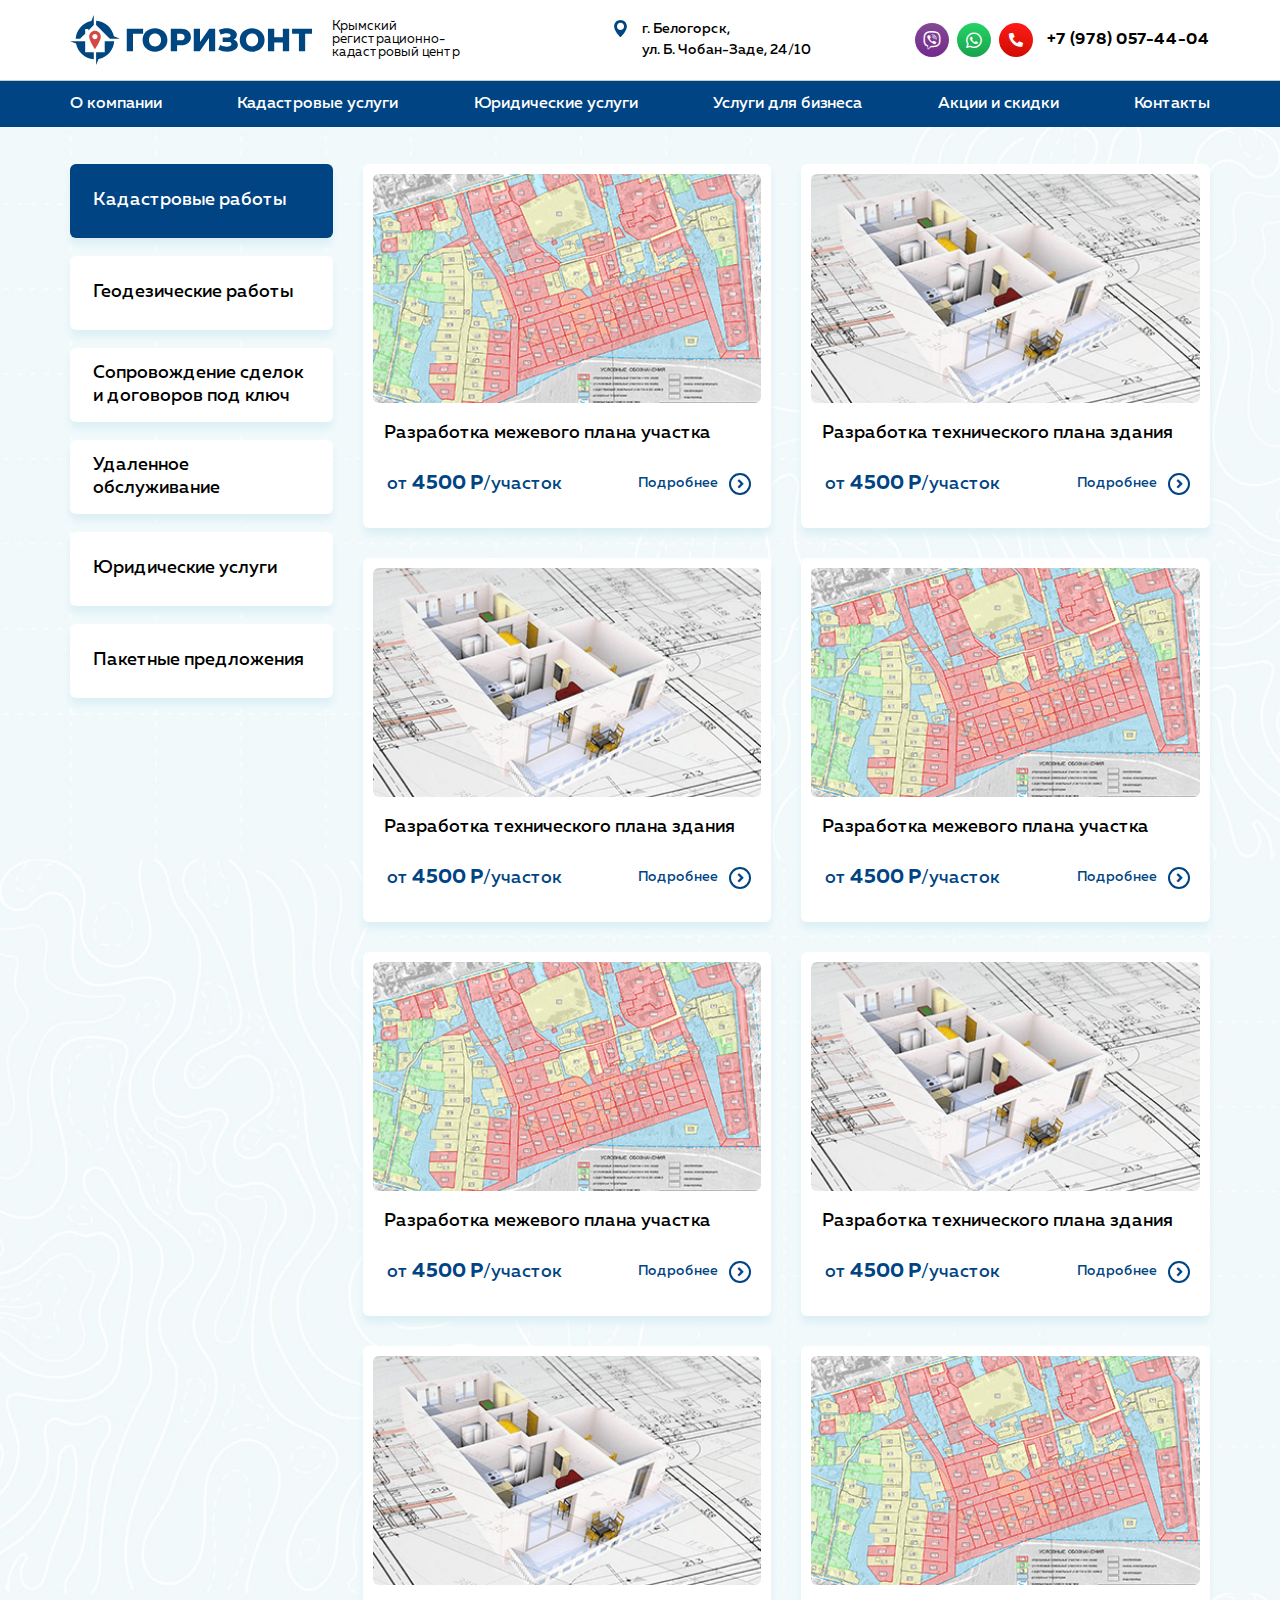
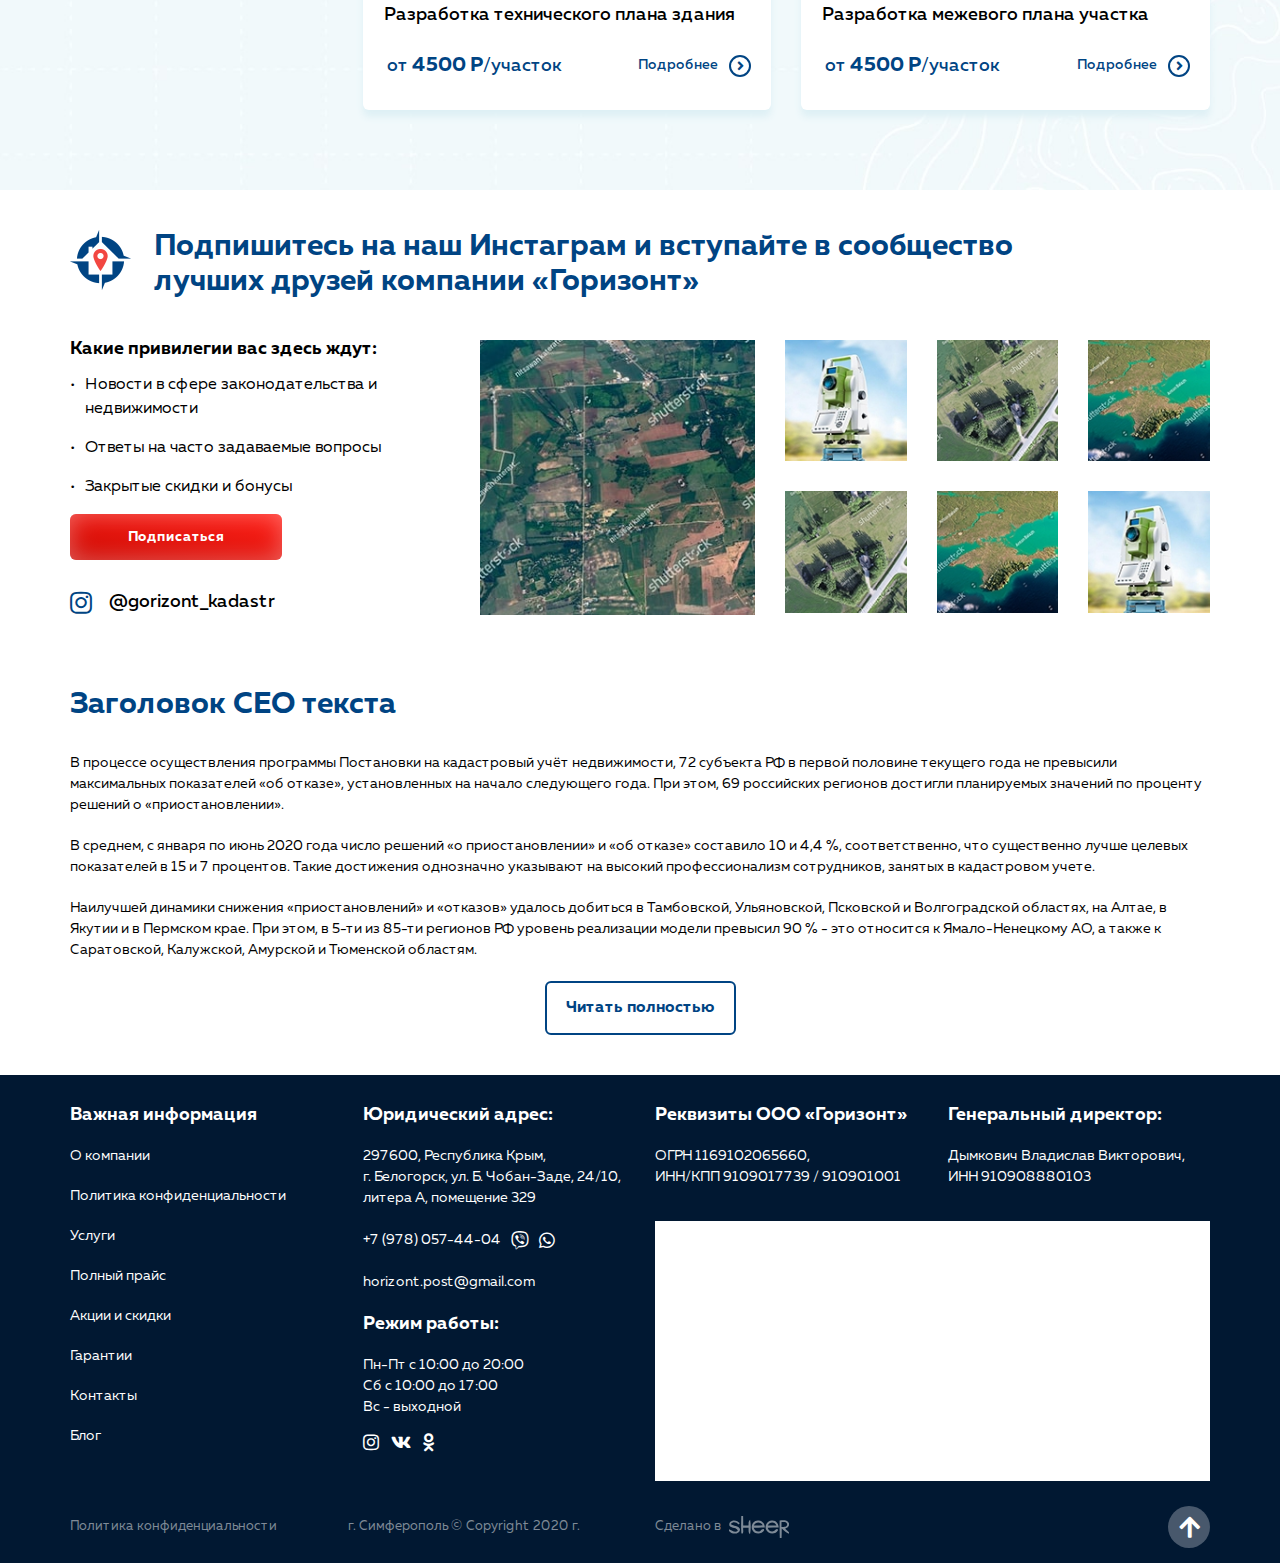
<file: catalog.html>
<!DOCTYPE html>
<!--[if lt IE 7]><html lang="ru" class="lt-ie9 lt-ie8 lt-ie7"><![endif]-->
<!--[if IE 7]><html lang="ru" class="lt-ie9 lt-ie8"><![endif]-->
<!--[if IE 8]><html lang="ru" class="lt-ie9"><![endif]-->
<!--[if gt IE 8]><!-->
<html lang="ru">
<!--<![endif]-->
<head>
	<meta charset="utf-8" />
	<title>Заголовок</title>
	<meta name="description" content="" />
	<meta http-equiv="X-UA-Compatible" content="IE=edge" />
	<meta name="viewport" content="width=device-width, initial-scale=1.0" />
	<link rel="shortcut icon" href="favicon.png" />
	<link rel="stylesheet" href="libs/bootstrap/bootstrap-grid.css" />
	<link rel="stylesheet" href="libs/fontawesome-free-5.12.0-web/css/all.min.css" />
	<link rel="stylesheet" href="libs/fancybox/jquery.fancybox.css" />
	<link rel="stylesheet" href="libs/slick-1.5.9/slick/slick.css" />
	<link rel="stylesheet" href="libs/slick-1.5.9/slick/slick-theme.css" />
	<link rel="stylesheet" href="css/fonts.css" />
	<link rel="stylesheet" href="css/main.css?ver=1.68" />
	<link rel="stylesheet" href="css/media.css?ver=1.68" />
</head>
<body>

	<div class="wrapper">

		<header class="header">
			<div class="container">
				<div class="header__top">
					<a href="#" class="logo">
						<img src="img/logo.svg" alt="alt">
						<span>Крымский регистрационно-кадастровый центр</span>
					</a>
					<div class="contact-location">
						<p>г. Белогорск,</p> 
						<p>ул. Б. Чобан-Заде, 24/10</p>
					</div>
					<div class="header__right">
						<ul class="social-list">
							<li class="social-list_viber"><a href="#"><i class="fab fa-viber"></i></a></li>
							<li class="social-list_whatsapp"><a href="#"><i class="fab fa-whatsapp"></i></a></li>
							<li class="social-list_phone"><a href="#callback" class="fancybox"><i class="fas fa-phone-alt"></i></a></li>
						</ul>
						<a href="tel:+79780574404" class="phone-main">+7 (978) 057-44-04</a>
					</div>
					<span class="btn_nav">
						<span class='sandwich'>
							<span class='sw-topper'></span>
							<span class='sw-bottom'></span>
							<span class='sw-footer'></span>
						</span>
					</span>
				</div>
			</div>
			<div class="header__bottom">
				<div class="container">
					<ul class="menu">
						<li><a href="#">О компании</a></li>
						<li><a href="#">Кадастровые услуги</a></li>
						<li><a href="#">Юридические услуги</a></li>
						<li><a href="#">Услуги для бизнеса</a></li>
						<li><a href="#">Акции и скидки</a></li>
						<li><a href="#">Контакты</a></li>
					</ul>
				</div>
			</div>
		</header>

		<div class="catalog">
			<div class="container">
				<div class="row">
					<div class="col-lg-3">
						<div class="head-sidebar">
							<div class="btn-dropdown"><i class="fas fa-filter"></i></div>
							<ul class="catalog-menu">
								<li class="active"><a href="#">Кадастровые работы</a></li>
								<li><a href="#">Геодезические работы</a></li>
								<li><a href="#">Сопровождение сделок и договоров под ключ</a></li>
								<li><a href="#">Удаленное обслуживание</a></li>
								<li><a href="#">Юридические услуги </a></li>
								<li><a href="#">Пакетные предложения</a></li>
							</ul>
						</div>
					</div>
					<div class="col-lg-9">
						<div class="row row__catalog">
							<div class="col-lg-6 col-md-6">
								<div class="catalog-item">
									<div class="catalog-item__img">
										<img src="img/catalog-1.png" alt="alt" />
									</div>
									<div class="catalog-item__title">Разработка межевого плана участка</div>
									<div class="catalog-item__bottom">
										<div class="catalog-item__price">от <span>4500 Р</span>/участок</div>
										<a class="link-detale" href="#">Подробнее<span><i class="fas fa-angle-right"></i></span></a>
									</div>
								</div>
							</div>
							<div class="col-lg-6 col-md-6">
								<div class="catalog-item">
									<div class="catalog-item__img">
										<img src="img/catalog-2.png" alt="alt" />
									</div>
									<div class="catalog-item__title">Разработка технического плана здания</div>
									<div class="catalog-item__bottom">
										<div class="catalog-item__price">от <span>4500 Р</span>/участок</div>
										<a class="link-detale" href="#">Подробнее<span><i class="fas fa-angle-right"></i></span></a>
									</div>
								</div>
							</div>
							<div class="col-lg-6 col-md-6">
								<div class="catalog-item">
									<div class="catalog-item__img">
										<img src="img/catalog-2.png" alt="alt" />
									</div>
									<div class="catalog-item__title">Разработка технического плана здания</div>
									<div class="catalog-item__bottom">
										<div class="catalog-item__price">от <span>4500 Р</span>/участок</div>
										<a class="link-detale" href="#">Подробнее<span><i class="fas fa-angle-right"></i></span></a>
									</div>
								</div>
							</div>
							<div class="col-lg-6 col-md-6">
								<div class="catalog-item">
									<div class="catalog-item__img">
										<img src="img/catalog-1.png" alt="alt" />
									</div>
									<div class="catalog-item__title"> Разработка межевого плана участка </div>
									<div class="catalog-item__bottom">
										<div class="catalog-item__price">от <span>4500 Р</span>/участок</div>
										<a class="link-detale" href="#">Подробнее<span><i class="fas fa-angle-right"></i></span></a>
									</div>
								</div>
							</div>

							<div class="col-lg-6 col-md-6">
								<div class="catalog-item">
									<div class="catalog-item__img">
										<img src="img/catalog-1.png" alt="alt" />
									</div>
									<div class="catalog-item__title">Разработка межевого плана участка</div>
									<div class="catalog-item__bottom">
										<div class="catalog-item__price">от <span>4500 Р</span>/участок</div>
										<a class="link-detale" href="#">Подробнее<span><i class="fas fa-angle-right"></i></span></a>
									</div>
								</div>
							</div>
							<div class="col-lg-6 col-md-6">
								<div class="catalog-item">
									<div class="catalog-item__img">
										<img src="img/catalog-2.png" alt="alt" />
									</div>
									<div class="catalog-item__title">Разработка технического плана здания</div>
									<div class="catalog-item__bottom">
										<div class="catalog-item__price">от <span>4500 Р</span>/участок</div>
										<a class="link-detale" href="#">Подробнее<span><i class="fas fa-angle-right"></i></span></a>
									</div>
								</div>
							</div>
							<div class="col-lg-6 col-md-6">
								<div class="catalog-item">
									<div class="catalog-item__img">
										<img src="img/catalog-2.png" alt="alt" />
									</div>
									<div class="catalog-item__title">Разработка технического плана здания</div>
									<div class="catalog-item__bottom">
										<div class="catalog-item__price">от <span>4500 Р</span>/участок</div>
										<a class="link-detale" href="#">Подробнее<span><i class="fas fa-angle-right"></i></span></a>
									</div>
								</div>
							</div>
							<div class="col-lg-6 col-md-6">
								<div class="catalog-item">
									<div class="catalog-item__img">
										<img src="img/catalog-1.png" alt="alt" />
									</div>
									<div class="catalog-item__title">Разработка межевого плана участка</div>
									<div class="catalog-item__bottom">
										<div class="catalog-item__price">от <span>4500 Р</span>/участок</div>
										<a class="link-detale" href="#">Подробнее<span><i class="fas fa-angle-right"></i></span></a>
									</div>
								</div>
							</div>
						</div>
					</div>
				</div>
			</div>
		</div>
	</div>

	<div class="instagram instagram_page">
		<div class="container">
			<div class="row">
				<div class="col-xl-10">
					<h2 class="title-section title-section_insta">Подпишитесь на наш Инстаграм и вступайте в сообщество лучших друзей компании «Горизонт»</h2>
				</div>
			</div>
			<div class="row">
				<div class="col-lg-4">
					<div class="title-small">Какие привилегии вас здесь ждут:</div>
					<ul class="list-main">
						<li>Новости в сфере законодательства и недвижимости</li>
						<li>Ответы на часто задаваемые вопросы</li>
						<li>Закрытые скидки и бонусы</li>
					</ul>
					<a href="#" class="btn-main">Подписаться</a>
					<div>
						<a href="#" class="link-insta" target="_blank"><i class="fab fa-instagram"></i> @gorizont_kadastr</a>
					</div>
				</div>
				<div class="col-lg-8">
					<div class="row row_insta">
						<div class="col-md-5 pl_35">
							<a href="img/insta1.jpg" class="item-insta fancybox" rel="group1">
								<span class="item-insta__image">
									<img src="img/insta1.jpg" alt="alt">
								</span>
							</a>
						</div>
						<div class="col-md-7">
							<div class="row">
								<div class="col-md-4 col-6">
									<a href="img/insta2.jpg" class="item-insta fancybox" rel="group1">
										<span class="item-insta__image">
											<img src="img/insta2.jpg" alt="alt">
										</span>
									</a>
								</div>
								<div class="col-md-4 col-6">
									<a href="img/insta3.jpg" class="item-insta fancybox" rel="group1">
										<span class="item-insta__image">
											<img src="img/insta3.jpg" alt="alt">
										</span>
									</a>
								</div>
								<div class="col-md-4 col-6">
									<a href="img/insta4.jpg" class="item-insta fancybox" rel="group1">
										<span class="item-insta__image">
											<img src="img/insta4.jpg" alt="alt">
										</span>
									</a>
								</div>
								<div class="col-md-4 col-6">
									<a href="img/insta5.jpg" class="item-insta fancybox" rel="group1">
										<span class="item-insta__image">
											<img src="img/insta5.jpg" alt="alt">
										</span>
									</a>
								</div>
								<div class="col-md-4 col-6">
									<a href="img/insta6.jpg" class="item-insta fancybox" rel="group1">
										<span class="item-insta__image">
											<img src="img/insta6.jpg" alt="alt">
										</span>
									</a>
								</div>
								<div class="col-md-4 col-6">
									<a href="img/insta7.jpg" class="item-insta fancybox" rel="group1">
										<span class="item-insta__image">
											<img src="img/insta7.jpg" alt="alt">
										</span>
									</a>
								</div>
							</div>
						</div>
					</div>
				</div>
			</div>
			<h2 class="title-section title-section_main">Заголовок СЕО текста </h2>
			<div class="catalog-article">
				<article>
					<p>В процессе осуществления программы Постановки на кадастровый учёт недвижимости, 72 субъекта РФ в первой половине текущего года не превысили максимальных показателей «об отказе», установленных на начало следующего года. При этом, 69 российских регионов достигли планируемых значений по проценту решений о «приостановлении».</p>
					<p>В среднем, с января по июнь 2020 года число решений «о приостановлении» и «об отказе» составило 10 и 4,4 %, соответственно, что существенно лучше целевых показателей в 15 и 7 процентов. Такие достижения однозначно указывают на высокий профессионализм сотрудников, занятых в кадастровом учете.</p>
					<p>Наилучшей динамики снижения «приостановлений» и «отказов» удалось добиться в Тамбовской, Ульяновской, Псковской и Волгоградской областях, на Алтае, в Якутии и в Пермском крае. При этом, в 5-ти из 85-ти регионов РФ уровень реализации модели превысил 90 % - это относится к Ямало-Ненецкому АО, а также к Саратовской, Калужской, Амурской и Тюменской областям.</p>
					<div class="hiiden-text">
						<p>В процессе осуществления программы Постановки на кадастровый учёт недвижимости, 72 субъекта РФ в первой половине текущего года не превысили максимальных показателей «об отказе», установленных на начало следующего года. При этом, 69 российских регионов достигли планируемых значений по проценту решений о «приостановлении».</p>
						<p>В среднем, с января по июнь 2020 года число решений «о приостановлении» и «об отказе» составило 10 и 4,4 %, соответственно, что существенно лучше целевых показателей в 15 и 7 процентов. Такие достижения однозначно указывают на высокий профессионализм сотрудников, занятых в кадастровом учете.</p>
					</div>
				</article>
			</div>
			<div class="align_center">
				<a href="#" class="btn-transparent btn-transparent__more">Читать полностью</a>
			</div>
		</div>
	</div>

	<footer class="footer">
		<div class="container">
			<div class="row">
				<div class="col-lg-3 col-6">
					<div class="title-small">Важная информация</div>
					<ul class="footer_nav">
						<li><a href="#">О компании</a></li>
						<li><a href="#">Политика конфиденциальности</a></li>
						<li><a href="#">Услуги</a></li>
						<li><a href="#">Полный прайс</a></li>
						<li><a href="#">Акции и скидки</a></li>
						<li><a href="#">Гарантии</a></li>
						<li><a href="#">Контакты</a></li>
						<li><a href="#">Блог</a></li>
					</ul>
				</div>
				<div class="col-lg-3 col-6 col_mob_pl">
					<div class="title-small">Юридический адрес: </div>
					<p>297600, Республика Крым,</p>
					<p>г. Белогорск, ул. Б. Чобан-Заде, 24/10, </p>
					<p>литера А, помещение 329</p>
					<br>
					<p class="footer_phone"><a href="tel:+79780574404">+7 (978) 057-44-04</a><i class="fab fa-viber"></i><i class="fab fa-whatsapp"></i></p>
					<br>
					<p><a href="mailto:horizont.post@gmail.com">horizont.post@gmail.com</a></p>
					<br>
					<div class="title-small">Режим работы: </div>
					<p>Пн-Пт с 10:00 до 20:00</p>
					<p>Сб с 10:00 до 17:00</p>
					<p>Вс - выходной</p>
					<ul class="social-footer">
						<li><a href="#"><i class="fab fa-instagram"></i></a></li>
						<li><a href="#"><i class="fab fa-vk"></i></a></li>
						<li><a href="#"><i class="fab fa-odnoklassniki"></i></a></li>
					</ul>
				</div>
				<div class="col-lg-6">
					<div class="row">
						<div class="col-lg-6 col-6">
							<div class="title-small">Реквизиты ООО «Горизонт»</div>
							<p>ОГРН 1169102065660, </p>
							<p>ИНН/КПП 9109017739 / 910901001</p>
						</div>
						<div class="col-lg-6 col-6 col_mob_pl">
							<div class="title-small">Генеральный директор: </div>
							<p>Дымкович Владислав Викторович,</p>
							<p>ИНН 910908880103</p>
						</div>
					</div>
					<div id="map"></div>
				</div>
			</div>
		</div>
		<div class="footer__bottom">
			<div class="container">
				<div class="row align-items-center">
					<div class="col-md-3 col-sm-6">
						<a href="#">Политика конфиденциальности</a>
					</div>
					<div class="col-md-3 col_pl col-sm-6">
						<p>г. Симферополь © Copyright  2020 г.</p>
					</div>
					<div class="col-md-3 col-sm-6">
						<div class="create">Сделано в <img src="img/copy.svg" alt="alt"></div>
					</div>
					<div class="col-md-3 align_right col-sm-6">
						<a href="#" class="btn_top"><i class="fa fa-arrow-up"></i></a>
					</div>
				</div>
			</div>
		</div>
	</footer>

</div>

<div id="callback" class="modal-block">
	<div class="block-form__icon">
		<img src="img/logo_min.png" alt="alt">
	</div>
	<div class="block-form">

		<div class="title-modal">Оставьте заявку</div>
		<div class="descr-modal">мы свяжется с Вами в течение 15 минут</div>
		<form>
			<div class="item-form">
				<input type="text" placeholder="Ваше имя" required="required">
			</div>
			<div class="item-form">
				<input type="text" placeholder="+7 (___) ___-__-__" class="input-phone" required="required">
			</div>
			<button class="btn-main" type="submit">Отправить</button>
			<div class="checkbox-wrap">
				<div class="checkbox">
					<label>
						<input type="checkbox" required="required" checked="checked" />
						<span>Согласие на обработку персональных данных</span>
					</label>
				</div>
			</div>
		</form>
	</div>
</div>

	<!--[if lt IE 9]>
	<script src="libs/html5shiv/es5-shim.min.js"></script>
	<script src="libs/html5shiv/html5shiv.min.js"></script>
	<script src="libs/html5shiv/html5shiv-printshiv.min.js"></script>
	<script src="libs/respond/respond.min.js"></script>
<![endif]-->
<script src="libs/jquery/jquery-1.11.1.min.js"></script>
<script src="libs/jquery-mousewheel/jquery.mousewheel.min.js"></script>
<script src="libs/fancybox/jquery.fancybox.pack.js"></script>
<script src="libs/slick-1.5.9/slick/slick.min.js"></script>
<script src="libs/mask/jquery.maskedinput.js"></script>
<script src="libs/scroll2id/PageScroll2id.min.js"></script>
<script src="libs/jQueryFormStyler-master/jquery.formstyler.min.js"></script>
<script src="js/common.js?ver=1.68"></script>
<script src="https://api-maps.yandex.ru/2.1/?lang=ru_RU"></script>
<script>
	$(document).ready(function() {
		ymaps.ready(init);

		function init() {
			var myMap = new ymaps.Map('map', {
				center: [45.057848, 34.595721],
				zoom: 15
			}, {
				searchControlProvider: 'yandex#search'
			}),


			myPlacemark = new ymaps.Placemark(myMap.getCenter(), {
				balloonContent: '<p>г. Белогорск, ул. Б. Чобан-Заде, 24/10, </br>литера А, помещение 329</p>'
			}, {
            // Опции.
            // Необходимо указать данный тип макета.
            iconLayout: 'default#image',
            // Своё изображение иконки метки.
            iconImageHref: 'img/logo_min.png',
            iconImageSize: [38, 38],
        });
			myMap.controls.remove('searchControl');
			myMap.behaviors.disable('scrollZoom');
			myMap.geoObjects.add(myPlacemark);

			
		}
	});
</script>
<!-- Yandex.Metrika counter --><!-- /Yandex.Metrika counter -->
<!-- Google Analytics counter --><!-- /Google Analytics counter -->
</body>
</html>
</file>
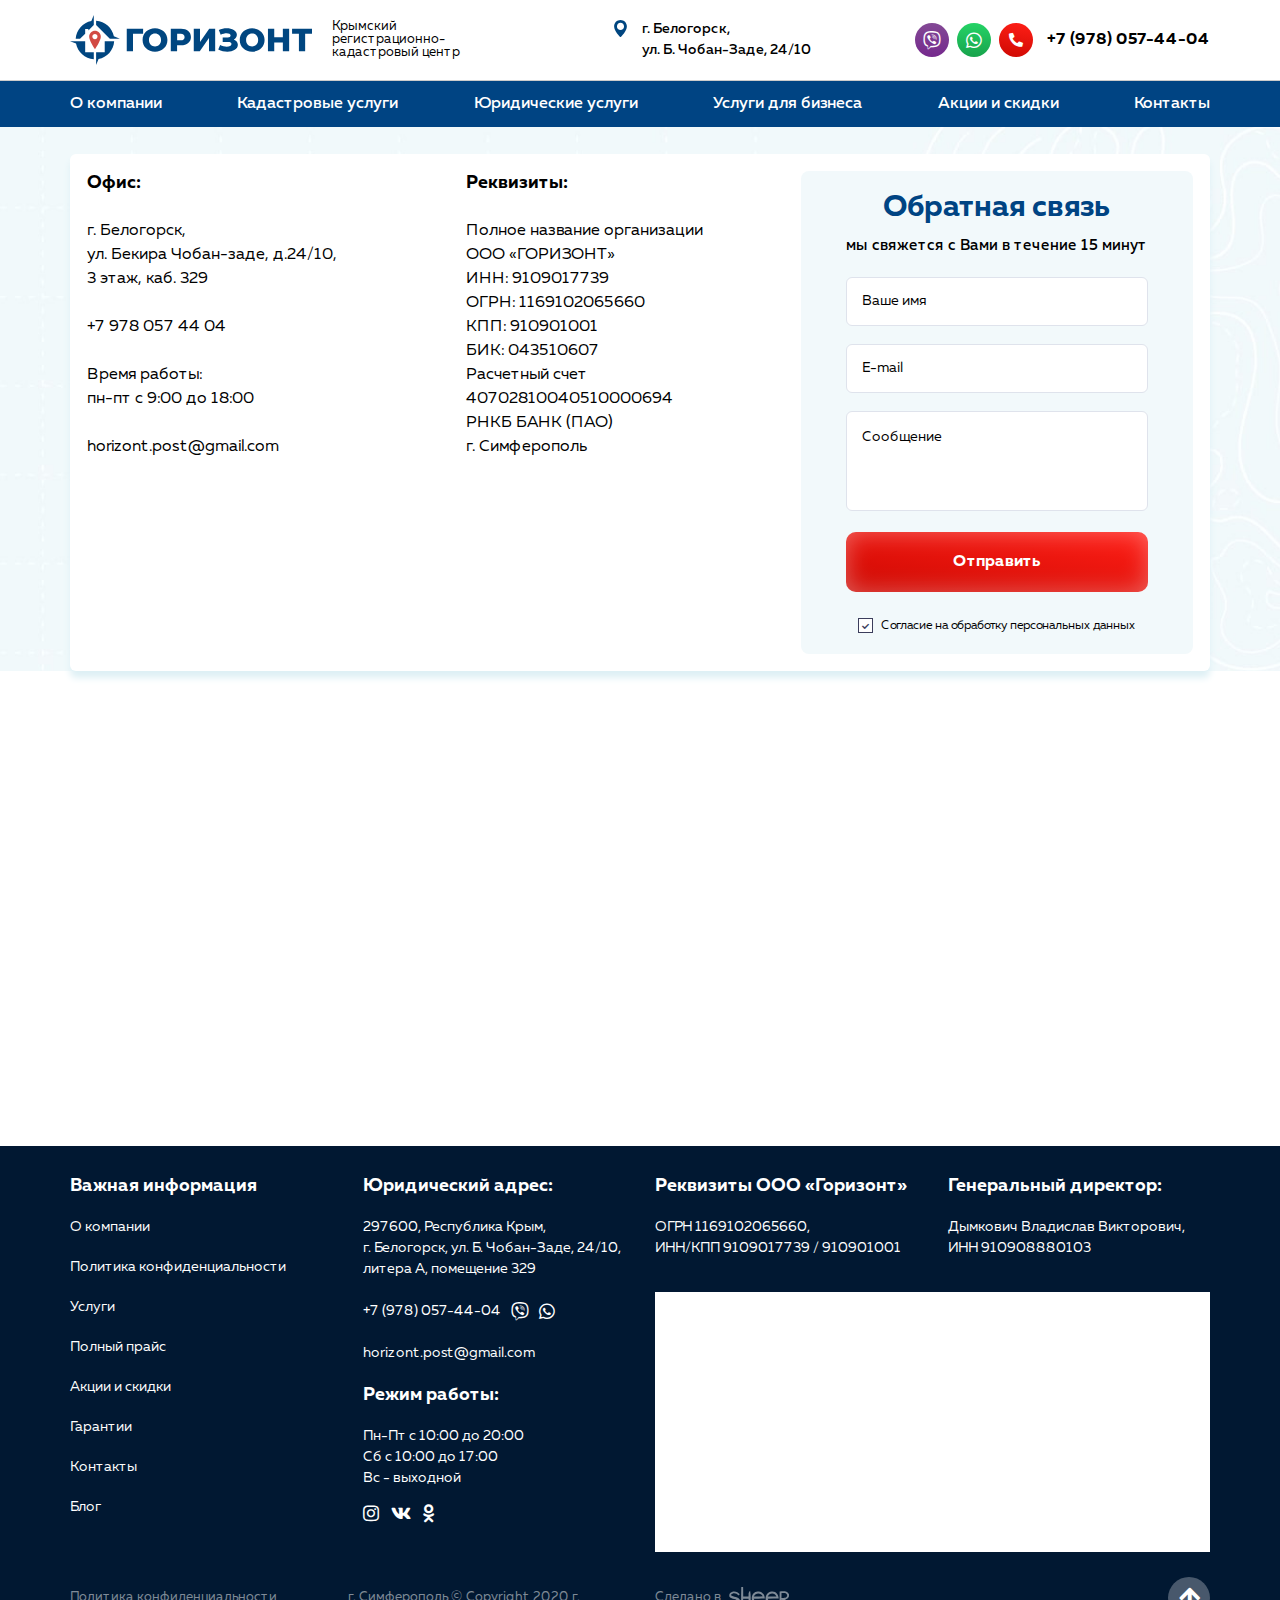
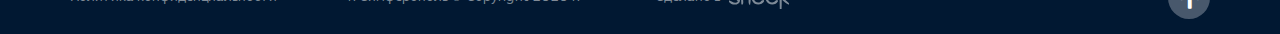
<file: contacts.html>
<!DOCTYPE html>
<!--[if lt IE 7]><html lang="ru" class="lt-ie9 lt-ie8 lt-ie7"><![endif]-->
<!--[if IE 7]><html lang="ru" class="lt-ie9 lt-ie8"><![endif]-->
<!--[if IE 8]><html lang="ru" class="lt-ie9"><![endif]-->
<!--[if gt IE 8]><!-->
<html lang="ru">
<!--<![endif]-->
<head>
	<meta charset="utf-8" />
	<title>Заголовок</title>
	<meta name="description" content="" />
	<meta http-equiv="X-UA-Compatible" content="IE=edge" />
	<meta name="viewport" content="width=device-width, initial-scale=1.0" />
	<link rel="shortcut icon" href="favicon.png" />
	<link rel="stylesheet" href="libs/bootstrap/bootstrap-grid.css" />
	<link rel="stylesheet" href="libs/fontawesome-free-5.12.0-web/css/all.min.css" />
	<link rel="stylesheet" href="libs/fancybox/jquery.fancybox.css" />
	<link rel="stylesheet" href="libs/slick-1.5.9/slick/slick.css" />
	<link rel="stylesheet" href="libs/slick-1.5.9/slick/slick-theme.css" />
	<link rel="stylesheet" href="css/fonts.css" />
	<link rel="stylesheet" href="css/main.css?ver=1.68" />
	<link rel="stylesheet" href="css/media.css?ver=1.68" />
</head>
<body>

	<div class="wrapper">

		<header class="header">
			<div class="container">
				<div class="header__top">
					<a href="#" class="logo">
						<img src="img/logo.svg" alt="alt">
						<span>Крымский регистрационно-кадастровый центр</span>
					</a>
					<div class="contact-location">
						<p>г. Белогорск,</p> 
						<p>ул. Б. Чобан-Заде, 24/10</p>
					</div>
					<div class="header__right">
						<ul class="social-list">
							<li class="social-list_viber"><a href="#"><i class="fab fa-viber"></i></a></li>
							<li class="social-list_whatsapp"><a href="#"><i class="fab fa-whatsapp"></i></a></li>
							<li class="social-list_phone"><a href="#callback" class="fancybox"><i class="fas fa-phone-alt"></i></a></li>
						</ul>
						<a href="tel:+79780574404" class="phone-main">+7 (978) 057-44-04</a>
					</div>
					<span class="btn_nav">
						<span class='sandwich'>
							<span class='sw-topper'></span>
							<span class='sw-bottom'></span>
							<span class='sw-footer'></span>
						</span>
					</span>
				</div>
			</div>
			<div class="header__bottom">
				<div class="container">
					<ul class="menu">
						<li><a href="#">О компании</a></li>
						<li><a href="#">Кадастровые услуги</a></li>
						<li><a href="#">Юридические услуги</a></li>
						<li><a href="#">Услуги для бизнеса</a></li>
						<li><a href="#">Акции и скидки</a></li>
						<li><a href="#">Контакты</a></li>
					</ul>
				</div>
			</div>
		</header>

		<div class="contacts">
			<div class="container">
				<div class="contacts__block">
					<div class="row">
						<div class="col-lg-4 col-6">
							<div class="contacts__title">Офис:</div>
							<div class="contacts__item">
								<p>г. Белогорск, </p>
								<p>ул. Бекира Чобан-заде, д.24/10, </p>
								<p>3 этаж, каб. 329</p>
							</div>
							<div class="contacts__item">
								<p><a href="tel:+79780574404">+7 978 057 44 04</a></p>
							</div>
							<div class="contacts__item">
								<p>Время работы: </p>
								<p>пн-пт с 9:00 до 18:00</p>
							</div>
							<div class="contacts__item">
								<p><a href="mailto:horizont.post@gmail.com">horizont.post@gmail.com</a></p>
							</div>
						</div>
						<div class="col-lg-3 col-6 col_mob_pl">
							<div class="contacts__title">Реквизиты:</div>
							<div class="contacts__item">
								<p>Полное название организации</p>
								<p>ООО «ГОРИЗОНТ»</p>
								<p>ИНН: 9109017739</p>
								<p>ОГРН: 1169102065660</p>
								<p>КПП: 910901001</p>
								<p>БИК: 043510607 </p>
								<p>Расчетный счет</p>
								<p>40702810040510000694 </p>
								<p>РНКБ БАНК (ПАО) </p>
								<p>г. Симферополь</p>
							</div>
						</div>
						<div class="col-lg-5">
							<div class="contacts-form">
								<div class="contacts-form__title">Обратная связь</div>
								<div class="contacts-form__descr">мы свяжется с Вами в течение 15 минут</div>
								<form>
									<div class="item-form">
										<input type="text" placeholder="Ваше имя" required="required">
									</div>
									<div class="item-form">
										<input type="text" placeholder="E-mail" required="required">
									</div>
									<div class="item-form">
										<textarea placeholder="Сообщение" required="required"></textarea>
									</div>
									<button class="btn-main" type="submit">Отправить</button>
									<div class="checkbox-wrap">
										<div class="checkbox">
											<label>
												<input type="checkbox" required="required" checked="checked" />
												<span>Согласие на обработку персональных данных</span>
											</label>
										</div>
									</div>
								</form>
							</div>
						</div>
					</div>
				</div>
			</div>
			
		</div>

		<div id="map-contact"></div>

		<footer class="footer">
			<div class="container">
				<div class="row">
					<div class="col-lg-3 col-6">
						<div class="title-small">Важная информация</div>
						<ul class="footer_nav">
							<li><a href="#">О компании</a></li>
							<li><a href="#">Политика конфиденциальности</a></li>
							<li><a href="#">Услуги</a></li>
							<li><a href="#">Полный прайс</a></li>
							<li><a href="#">Акции и скидки</a></li>
							<li><a href="#">Гарантии</a></li>
							<li><a href="#">Контакты</a></li>
							<li><a href="#">Блог</a></li>
						</ul>
					</div>
					<div class="col-lg-3 col-6 col_mob_pl">
						<div class="title-small">Юридический адрес: </div>
						<p>297600, Республика Крым,</p>
						<p>г. Белогорск, ул. Б. Чобан-Заде, 24/10, </p>
						<p>литера А, помещение 329</p>
						<br>
						<p class="footer_phone"><a href="tel:+79780574404">+7 (978) 057-44-04</a><i class="fab fa-viber"></i><i class="fab fa-whatsapp"></i></p>
						<br>
						<p><a href="mailto:horizont.post@gmail.com">horizont.post@gmail.com</a></p>
						<br>
						<div class="title-small">Режим работы: </div>
						<p>Пн-Пт с 10:00 до 20:00</p>
						<p>Сб с 10:00 до 17:00</p>
						<p>Вс - выходной</p>
						<ul class="social-footer">
							<li><a href="#"><i class="fab fa-instagram"></i></a></li>
							<li><a href="#"><i class="fab fa-vk"></i></a></li>
							<li><a href="#"><i class="fab fa-odnoklassniki"></i></a></li>
						</ul>
					</div>
					<div class="col-lg-6">
						<div class="row">
							<div class="col-lg-6 col-6">
								<div class="title-small">Реквизиты ООО «Горизонт»</div>
								<p>ОГРН 1169102065660, </p>
								<p>ИНН/КПП 9109017739 / 910901001</p>
							</div>
							<div class="col-lg-6 col-6 col_mob_pl">
								<div class="title-small">Генеральный директор: </div>
								<p>Дымкович Владислав Викторович,</p>
								<p>ИНН 910908880103</p>
							</div>
						</div>
						<div id="map"></div>
					</div>
				</div>
			</div>
			<div class="footer__bottom">
				<div class="container">
					<div class="row align-items-center">
						<div class="col-md-3 col-sm-6">
							<a href="#">Политика конфиденциальности</a>
						</div>
						<div class="col-md-3 col_pl col-sm-6">
							<p>г. Симферополь © Copyright  2020 г.</p>
						</div>
						<div class="col-md-3 col-sm-6">
							<div class="create">Сделано в <img src="img/copy.svg" alt="alt"></div>
						</div>
						<div class="col-md-3 align_right col-sm-6">
							<a href="#" class="btn_top"><i class="fa fa-arrow-up"></i></a>
						</div>
					</div>
				</div>
			</div>
		</footer>
		
	</div>

	<div id="callback" class="modal-block">
		<div class="block-form__icon">
			<img src="img/logo_min.png" alt="alt">
		</div>
		<div class="block-form">
			
			<div class="title-modal">Оставьте заявку</div>
			<div class="descr-modal">мы свяжется с Вами в течение 15 минут</div>
			<form>
				<div class="item-form">
					<input type="text" placeholder="Ваше имя" required="required">
				</div>
				<div class="item-form">
					<input type="text" placeholder="+7 (___) ___-__-__" class="input-phone" required="required">
				</div>
				<button class="btn-main" type="submit">Отправить</button>
				<div class="checkbox-wrap">
					<div class="checkbox">
						<label>
							<input type="checkbox" required="required" checked="checked" />
							<span>Согласие на обработку персональных данных</span>
						</label>
					</div>
				</div>
			</form>
		</div>
	</div>

	<!--[if lt IE 9]>
	<script src="libs/html5shiv/es5-shim.min.js"></script>
	<script src="libs/html5shiv/html5shiv.min.js"></script>
	<script src="libs/html5shiv/html5shiv-printshiv.min.js"></script>
	<script src="libs/respond/respond.min.js"></script>
<![endif]-->
<script src="libs/jquery/jquery-1.11.1.min.js"></script>
<script src="libs/jquery-mousewheel/jquery.mousewheel.min.js"></script>
<script src="libs/fancybox/jquery.fancybox.pack.js"></script>
<script src="libs/slick-1.5.9/slick/slick.min.js"></script>
<script src="libs/mask/jquery.maskedinput.js"></script>
<script src="libs/scroll2id/PageScroll2id.min.js"></script>
<script src="libs/jQueryFormStyler-master/jquery.formstyler.min.js"></script>
<script src="js/common.js?ver=1.68"></script>
<script src="https://api-maps.yandex.ru/2.1/?lang=ru_RU"></script>
<script>
	$(document).ready(function() {
		ymaps.ready(init);

		function init() {
			var myMap = new ymaps.Map('map', {
				center: [45.057848, 34.595721],
				zoom: 15
			}, {
				searchControlProvider: 'yandex#search'
			}),


			myPlacemark = new ymaps.Placemark(myMap.getCenter(), {
				balloonContent: '<p>г. Белогорск, ул. Б. Чобан-Заде, 24/10, </br>литера А, помещение 329</p>'
			}, {
            // Опции.
            // Необходимо указать данный тип макета.
            iconLayout: 'default#image',
            // Своё изображение иконки метки.
            iconImageHref: 'img/logo_min.png',
            iconImageSize: [38, 38],
        });
			myMap.controls.remove('searchControl');
			myMap.behaviors.disable('scrollZoom');
			myMap.geoObjects.add(myPlacemark);

			
		}
	});
</script>
<script>
	$(document).ready(function() {
		ymaps.ready(init);

		function init() {
			var myMap = new ymaps.Map('map-contact', {
				center: [45.057848, 34.595721],
				zoom: 15
			}, {
				searchControlProvider: 'yandex#search'
			}),


			myPlacemark = new ymaps.Placemark(myMap.getCenter(), {
				balloonContent: '<p>г. Белогорск, ул. Б. Чобан-Заде, 24/10, </br>литера А, помещение 329</p>'
			}, {
            // Опции.
            // Необходимо указать данный тип макета.
            iconLayout: 'default#image',
            // Своё изображение иконки метки.
            iconImageHref: 'img/logo_min.png',
            iconImageSize: [57, 57],
        });
			myMap.controls.remove('searchControl');
			myMap.behaviors.disable('scrollZoom');
			myMap.geoObjects.add(myPlacemark);

			
		}
	});
</script>
<!-- Yandex.Metrika counter --><!-- /Yandex.Metrika counter -->
<!-- Google Analytics counter --><!-- /Google Analytics counter -->
</body>
</html>
</file>
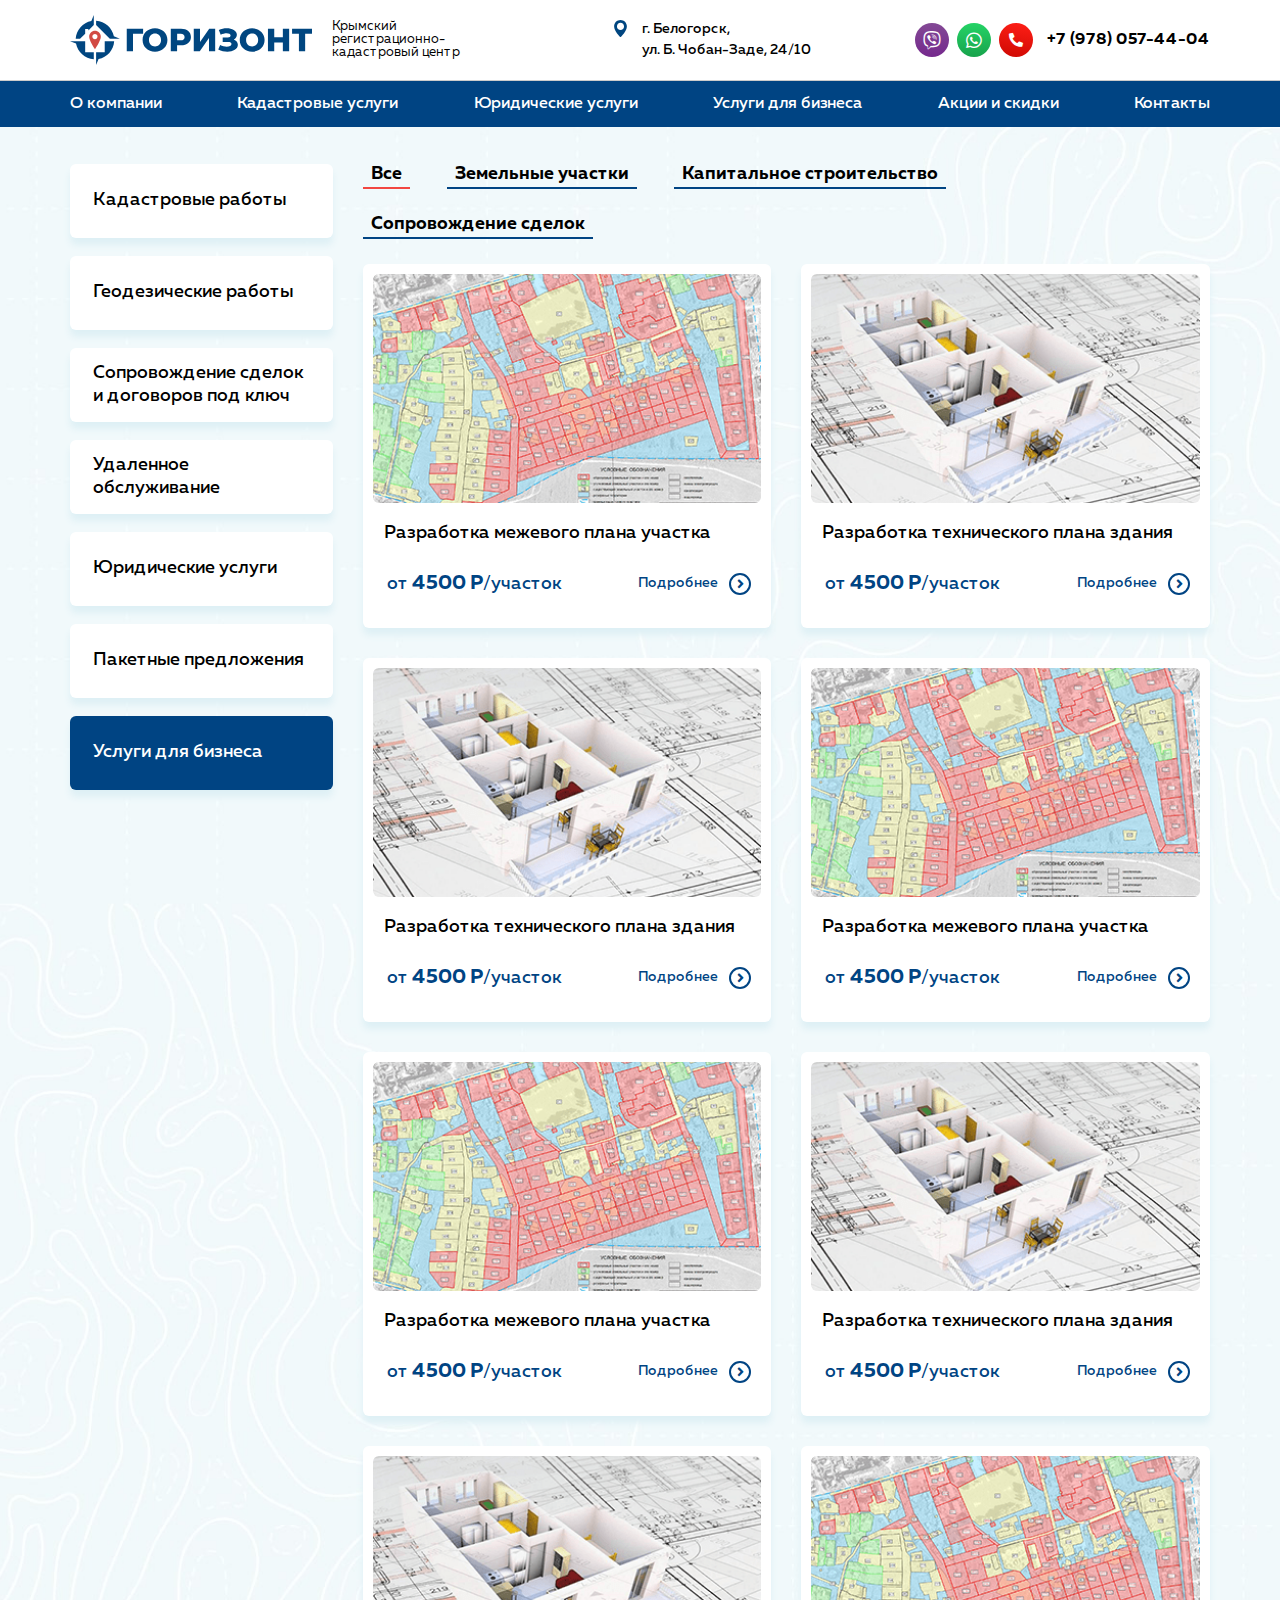
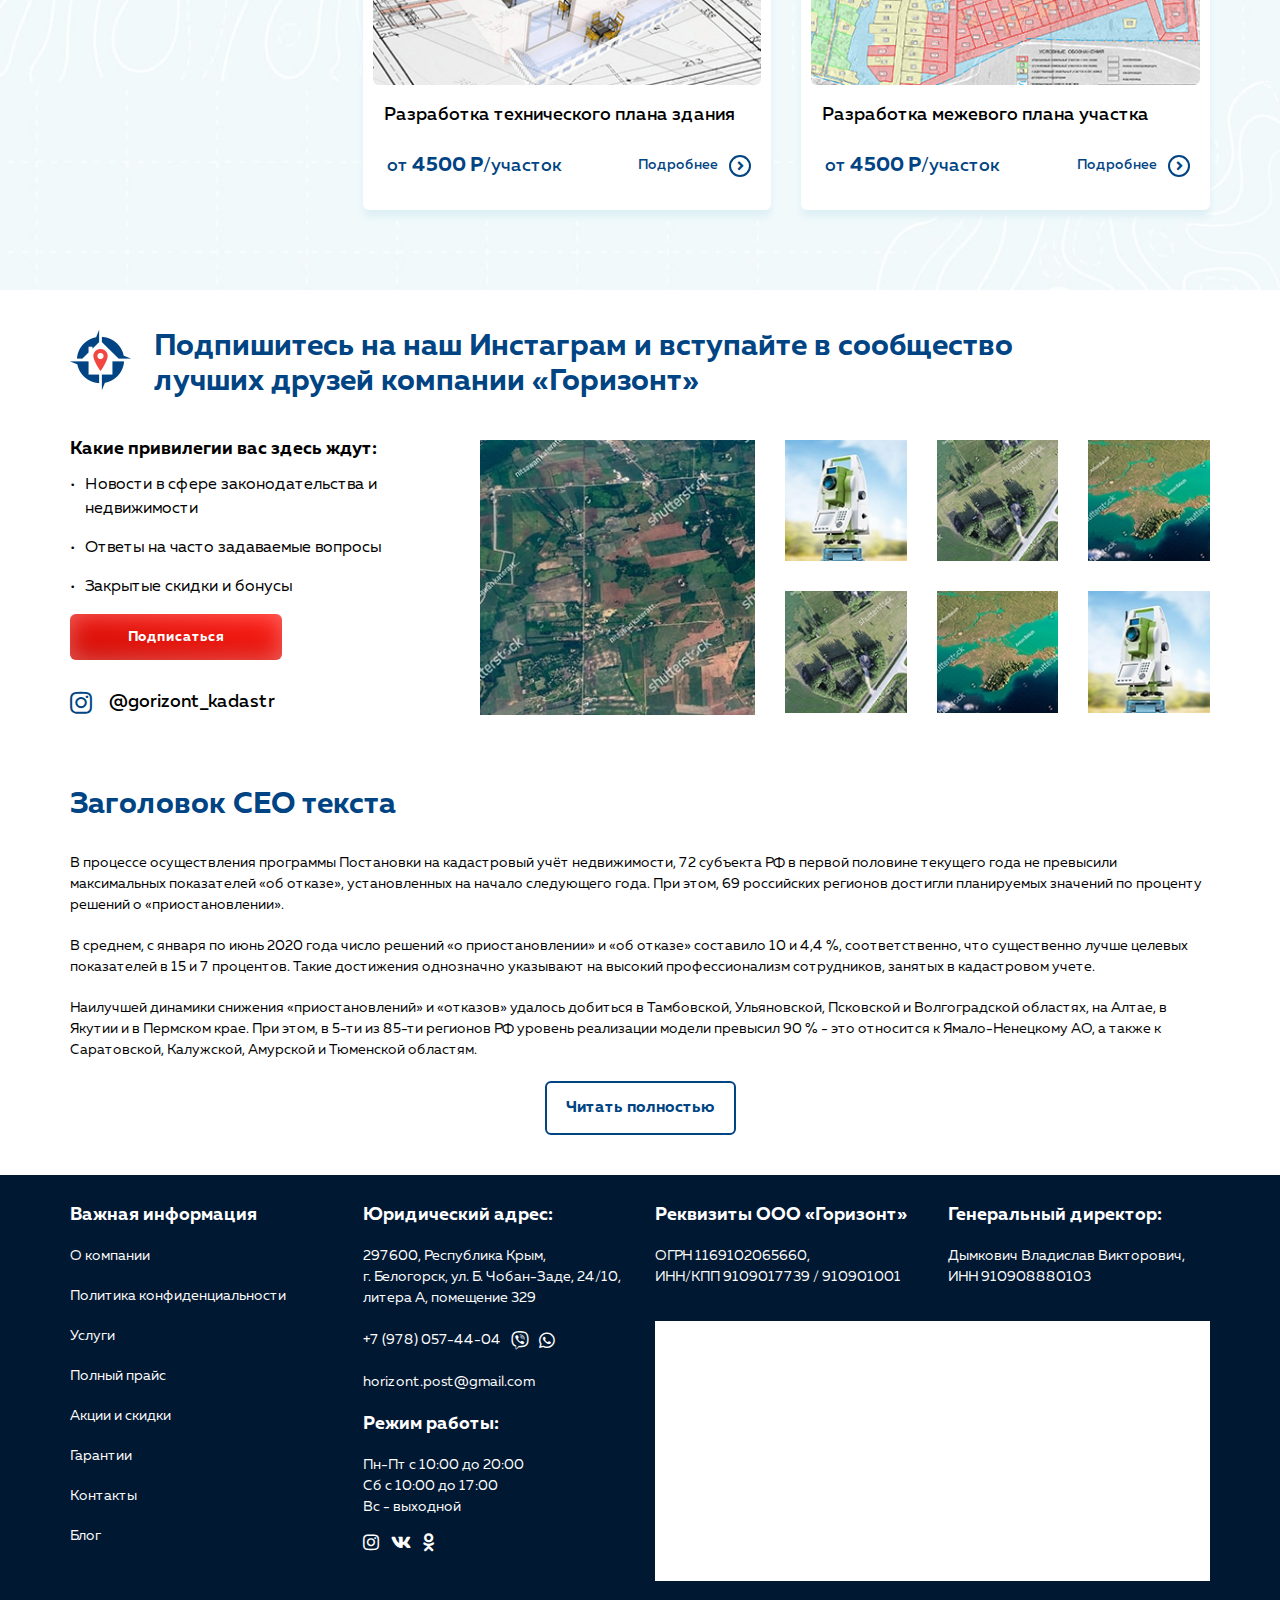
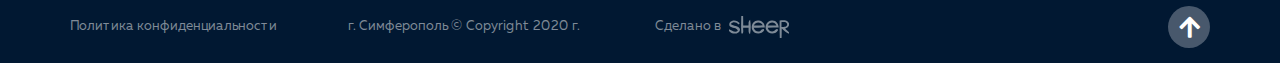
<file: services.html>
<!DOCTYPE html>
<!--[if lt IE 7]><html lang="ru" class="lt-ie9 lt-ie8 lt-ie7"><![endif]-->
<!--[if IE 7]><html lang="ru" class="lt-ie9 lt-ie8"><![endif]-->
<!--[if IE 8]><html lang="ru" class="lt-ie9"><![endif]-->
<!--[if gt IE 8]><!-->
<html lang="ru">
<!--<![endif]-->
<head>
	<meta charset="utf-8" />
	<title>Заголовок</title>
	<meta name="description" content="" />
	<meta http-equiv="X-UA-Compatible" content="IE=edge" />
	<meta name="viewport" content="width=device-width, initial-scale=1.0" />
	<link rel="shortcut icon" href="favicon.png" />
	<link rel="stylesheet" href="libs/bootstrap/bootstrap-grid.css" />
	<link rel="stylesheet" href="libs/fontawesome-free-5.12.0-web/css/all.min.css" />
	<link rel="stylesheet" href="libs/fancybox/jquery.fancybox.css" />
	<link rel="stylesheet" href="libs/slick-1.5.9/slick/slick.css" />
	<link rel="stylesheet" href="libs/slick-1.5.9/slick/slick-theme.css" />
	<link rel="stylesheet" href="css/fonts.css" />
	<link rel="stylesheet" href="css/main.css?ver=1.100" />
	<link rel="stylesheet" href="css/media.css?ver=1.100" />
</head>
<body>

	<div class="wrapper">

		<header class="header">
			<div class="container">
				<div class="header__top">
					<a href="#" class="logo">
						<img src="img/logo.svg" alt="alt">
						<span>Крымский регистрационно-кадастровый центр</span>
					</a>
					<div class="contact-location">
						<p>г. Белогорск,</p> 
						<p>ул. Б. Чобан-Заде, 24/10</p>
					</div>
					<div class="header__right">
						<ul class="social-list">
							<li class="social-list_viber"><a href="#"><i class="fab fa-viber"></i></a></li>
							<li class="social-list_whatsapp"><a href="#"><i class="fab fa-whatsapp"></i></a></li>
							<li class="social-list_phone"><a href="#callback" class="fancybox"><i class="fas fa-phone-alt"></i></a></li>
						</ul>
						<a href="tel:+79780574404" class="phone-main">+7 (978) 057-44-04</a>
					</div>
					<span class="btn_nav">
						<span class='sandwich'>
							<span class='sw-topper'></span>
							<span class='sw-bottom'></span>
							<span class='sw-footer'></span>
						</span>
					</span>
				</div>
			</div>
			<div class="header__bottom">
				<div class="container">
					<ul class="menu">
						<li><a href="#">О компании</a></li>
						<li><a href="#">Кадастровые услуги</a></li>
						<li><a href="#">Юридические услуги</a></li>
						<li><a href="#">Услуги для бизнеса</a></li>
						<li><a href="#">Акции и скидки</a></li>
						<li><a href="#">Контакты</a></li>
					</ul>
				</div>
			</div>
		</header>

		<div class="catalog">
			<div class="container">
				<div class="row">
					<div class="col-lg-3">
						<div class="head-sidebar">
							<div class="btn-dropdown"><i class="fas fa-filter"></i></div>
							<ul class="catalog-menu">
								<li><a href="#">Кадастровые работы</a></li>
								<li><a href="#">Геодезические работы</a></li>
								<li><a href="#">Сопровождение сделок и договоров под ключ</a></li>
								<li><a href="#">Удаленное обслуживание</a></li>
								<li><a href="#">Юридические услуги </a></li>
								<li><a href="#">Пакетные предложения</a></li>
								<li class="active"><a href="#">Услуги для бизнеса</a></li>
							</ul>
						</div>
					</div>
					<div class="col-lg-9">
						<ul class="list-category">
							<li class="active"><a href="#">Все</a></li>
							<li><a href="#">Земельные участки</a></li>
							<li><a href="#">Капитальное строительство</a></li>
							<li><a href="#">Сопровождение сделок</a></li>
						</ul>
						<div class="row row__catalog">
							<div class="col-lg-6 col-md-6">
								<div class="catalog-item">
									<div class="catalog-item__img">
										<img src="img/catalog-1.png" alt="alt" />
									</div>
									<div class="catalog-item__title">Разработка межевого плана участка</div>
									<div class="catalog-item__bottom">
										<div class="catalog-item__price">от <span>4500 Р</span>/участок</div>
										<a class="link-detale" href="#">Подробнее<span><i class="fas fa-angle-right"></i></span></a>
									</div>
								</div>
							</div>
							<div class="col-lg-6 col-md-6">
								<div class="catalog-item">
									<div class="catalog-item__img">
										<img src="img/catalog-2.png" alt="alt" />
									</div>
									<div class="catalog-item__title">Разработка технического плана здания</div>
									<div class="catalog-item__bottom">
										<div class="catalog-item__price">от <span>4500 Р</span>/участок</div>
										<a class="link-detale" href="#">Подробнее<span><i class="fas fa-angle-right"></i></span></a>
									</div>
								</div>
							</div>
							<div class="col-lg-6 col-md-6">
								<div class="catalog-item">
									<div class="catalog-item__img">
										<img src="img/catalog-2.png" alt="alt" />
									</div>
									<div class="catalog-item__title">Разработка технического плана здания</div>
									<div class="catalog-item__bottom">
										<div class="catalog-item__price">от <span>4500 Р</span>/участок</div>
										<a class="link-detale" href="#">Подробнее<span><i class="fas fa-angle-right"></i></span></a>
									</div>
								</div>
							</div>
							<div class="col-lg-6 col-md-6">
								<div class="catalog-item">
									<div class="catalog-item__img">
										<img src="img/catalog-1.png" alt="alt" />
									</div>
									<div class="catalog-item__title"> Разработка межевого плана участка </div>
									<div class="catalog-item__bottom">
										<div class="catalog-item__price">от <span>4500 Р</span>/участок</div>
										<a class="link-detale" href="#">Подробнее<span><i class="fas fa-angle-right"></i></span></a>
									</div>
								</div>
							</div>

							<div class="col-lg-6 col-md-6">
								<div class="catalog-item">
									<div class="catalog-item__img">
										<img src="img/catalog-1.png" alt="alt" />
									</div>
									<div class="catalog-item__title">Разработка межевого плана участка</div>
									<div class="catalog-item__bottom">
										<div class="catalog-item__price">от <span>4500 Р</span>/участок</div>
										<a class="link-detale" href="#">Подробнее<span><i class="fas fa-angle-right"></i></span></a>
									</div>
								</div>
							</div>
							<div class="col-lg-6 col-md-6">
								<div class="catalog-item">
									<div class="catalog-item__img">
										<img src="img/catalog-2.png" alt="alt" />
									</div>
									<div class="catalog-item__title">Разработка технического плана здания</div>
									<div class="catalog-item__bottom">
										<div class="catalog-item__price">от <span>4500 Р</span>/участок</div>
										<a class="link-detale" href="#">Подробнее<span><i class="fas fa-angle-right"></i></span></a>
									</div>
								</div>
							</div>
							<div class="col-lg-6 col-md-6">
								<div class="catalog-item">
									<div class="catalog-item__img">
										<img src="img/catalog-2.png" alt="alt" />
									</div>
									<div class="catalog-item__title">Разработка технического плана здания</div>
									<div class="catalog-item__bottom">
										<div class="catalog-item__price">от <span>4500 Р</span>/участок</div>
										<a class="link-detale" href="#">Подробнее<span><i class="fas fa-angle-right"></i></span></a>
									</div>
								</div>
							</div>
							<div class="col-lg-6 col-md-6">
								<div class="catalog-item">
									<div class="catalog-item__img">
										<img src="img/catalog-1.png" alt="alt" />
									</div>
									<div class="catalog-item__title">Разработка межевого плана участка</div>
									<div class="catalog-item__bottom">
										<div class="catalog-item__price">от <span>4500 Р</span>/участок</div>
										<a class="link-detale" href="#">Подробнее<span><i class="fas fa-angle-right"></i></span></a>
									</div>
								</div>
							</div>
						</div>
					</div>
				</div>
			</div>
		</div>
	</div>

	<div class="instagram instagram_page">
		<div class="container">
			<div class="row">
				<div class="col-xl-10">
					<h2 class="title-section title-section_insta">Подпишитесь на наш Инстаграм и вступайте в сообщество лучших друзей компании «Горизонт»</h2>
				</div>
			</div>
			<div class="row">
				<div class="col-lg-4">
					<div class="title-small">Какие привилегии вас здесь ждут:</div>
					<ul class="list-main">
						<li>Новости в сфере законодательства и недвижимости</li>
						<li>Ответы на часто задаваемые вопросы</li>
						<li>Закрытые скидки и бонусы</li>
					</ul>
					<a href="#" class="btn-main">Подписаться</a>
					<div>
						<a href="#" class="link-insta" target="_blank"><i class="fab fa-instagram"></i> @gorizont_kadastr</a>
					</div>
				</div>
				<div class="col-lg-8">
					<div class="row row_insta">
						<div class="col-md-5 pl_35">
							<a href="img/insta1.jpg" class="item-insta fancybox" rel="group1">
								<span class="item-insta__image">
									<img src="img/insta1.jpg" alt="alt">
								</span>
							</a>
						</div>
						<div class="col-md-7">
							<div class="row">
								<div class="col-md-4 col-6">
									<a href="img/insta2.jpg" class="item-insta fancybox" rel="group1">
										<span class="item-insta__image">
											<img src="img/insta2.jpg" alt="alt">
										</span>
									</a>
								</div>
								<div class="col-md-4 col-6">
									<a href="img/insta3.jpg" class="item-insta fancybox" rel="group1">
										<span class="item-insta__image">
											<img src="img/insta3.jpg" alt="alt">
										</span>
									</a>
								</div>
								<div class="col-md-4 col-6">
									<a href="img/insta4.jpg" class="item-insta fancybox" rel="group1">
										<span class="item-insta__image">
											<img src="img/insta4.jpg" alt="alt">
										</span>
									</a>
								</div>
								<div class="col-md-4 col-6">
									<a href="img/insta5.jpg" class="item-insta fancybox" rel="group1">
										<span class="item-insta__image">
											<img src="img/insta5.jpg" alt="alt">
										</span>
									</a>
								</div>
								<div class="col-md-4 col-6">
									<a href="img/insta6.jpg" class="item-insta fancybox" rel="group1">
										<span class="item-insta__image">
											<img src="img/insta6.jpg" alt="alt">
										</span>
									</a>
								</div>
								<div class="col-md-4 col-6">
									<a href="img/insta7.jpg" class="item-insta fancybox" rel="group1">
										<span class="item-insta__image">
											<img src="img/insta7.jpg" alt="alt">
										</span>
									</a>
								</div>
							</div>
						</div>
					</div>
				</div>
			</div>
			<h2 class="title-section title-section_main">Заголовок СЕО текста </h2>
			<div class="catalog-article">
				<article>
					<p>В процессе осуществления программы Постановки на кадастровый учёт недвижимости, 72 субъекта РФ в первой половине текущего года не превысили максимальных показателей «об отказе», установленных на начало следующего года. При этом, 69 российских регионов достигли планируемых значений по проценту решений о «приостановлении».</p>
					<p>В среднем, с января по июнь 2020 года число решений «о приостановлении» и «об отказе» составило 10 и 4,4 %, соответственно, что существенно лучше целевых показателей в 15 и 7 процентов. Такие достижения однозначно указывают на высокий профессионализм сотрудников, занятых в кадастровом учете.</p>
					<p>Наилучшей динамики снижения «приостановлений» и «отказов» удалось добиться в Тамбовской, Ульяновской, Псковской и Волгоградской областях, на Алтае, в Якутии и в Пермском крае. При этом, в 5-ти из 85-ти регионов РФ уровень реализации модели превысил 90 % - это относится к Ямало-Ненецкому АО, а также к Саратовской, Калужской, Амурской и Тюменской областям.</p>
					<div class="hiiden-text">
						<p>В процессе осуществления программы Постановки на кадастровый учёт недвижимости, 72 субъекта РФ в первой половине текущего года не превысили максимальных показателей «об отказе», установленных на начало следующего года. При этом, 69 российских регионов достигли планируемых значений по проценту решений о «приостановлении».</p>
						<p>В среднем, с января по июнь 2020 года число решений «о приостановлении» и «об отказе» составило 10 и 4,4 %, соответственно, что существенно лучше целевых показателей в 15 и 7 процентов. Такие достижения однозначно указывают на высокий профессионализм сотрудников, занятых в кадастровом учете.</p>
					</div>
				</article>
			</div>
			<div class="align_center">
				<a href="#" class="btn-transparent btn-transparent__more">Читать полностью</a>
			</div>
		</div>
	</div>

	<footer class="footer">
		<div class="container">
			<div class="row">
				<div class="col-lg-3 col-6">
					<div class="title-small">Важная информация</div>
					<ul class="footer_nav">
						<li><a href="#">О компании</a></li>
						<li><a href="#">Политика конфиденциальности</a></li>
						<li><a href="#">Услуги</a></li>
						<li><a href="#">Полный прайс</a></li>
						<li><a href="#">Акции и скидки</a></li>
						<li><a href="#">Гарантии</a></li>
						<li><a href="#">Контакты</a></li>
						<li><a href="#">Блог</a></li>
					</ul>
				</div>
				<div class="col-lg-3 col-6 col_mob_pl">
					<div class="title-small">Юридический адрес: </div>
					<p>297600, Республика Крым,</p>
					<p>г. Белогорск, ул. Б. Чобан-Заде, 24/10, </p>
					<p>литера А, помещение 329</p>
					<br>
					<p class="footer_phone"><a href="tel:+79780574404">+7 (978) 057-44-04</a><i class="fab fa-viber"></i><i class="fab fa-whatsapp"></i></p>
					<br>
					<p><a href="mailto:horizont.post@gmail.com">horizont.post@gmail.com</a></p>
					<br>
					<div class="title-small">Режим работы: </div>
					<p>Пн-Пт с 10:00 до 20:00</p>
					<p>Сб с 10:00 до 17:00</p>
					<p>Вс - выходной</p>
					<ul class="social-footer">
						<li><a href="#"><i class="fab fa-instagram"></i></a></li>
						<li><a href="#"><i class="fab fa-vk"></i></a></li>
						<li><a href="#"><i class="fab fa-odnoklassniki"></i></a></li>
					</ul>
				</div>
				<div class="col-lg-6">
					<div class="row">
						<div class="col-lg-6 col-6">
							<div class="title-small">Реквизиты ООО «Горизонт»</div>
							<p>ОГРН 1169102065660, </p>
							<p>ИНН/КПП 9109017739 / 910901001</p>
						</div>
						<div class="col-lg-6 col-6 col_mob_pl">
							<div class="title-small">Генеральный директор: </div>
							<p>Дымкович Владислав Викторович,</p>
							<p>ИНН 910908880103</p>
						</div>
					</div>
					<div id="map"></div>
				</div>
			</div>
		</div>
		<div class="footer__bottom">
			<div class="container">
				<div class="row align-items-center">
					<div class="col-md-3 col-sm-6">
						<a href="#">Политика конфиденциальности</a>
					</div>
					<div class="col-md-3 col_pl col-sm-6">
						<p>г. Симферополь © Copyright  2020 г.</p>
					</div>
					<div class="col-md-3 col-sm-6">
						<div class="create">Сделано в <img src="img/copy.svg" alt="alt"></div>
					</div>
					<div class="col-md-3 align_right col-sm-6">
						<a href="#" class="btn_top"><i class="fa fa-arrow-up"></i></a>
					</div>
				</div>
			</div>
		</div>
	</footer>

</div>

<div id="callback" class="modal-block">
	<div class="block-form__icon">
		<img src="img/logo_min.png" alt="alt">
	</div>
	<div class="block-form">

		<div class="title-modal">Оставьте заявку</div>
		<div class="descr-modal">мы свяжется с Вами в течение 15 минут</div>
		<form>
			<div class="item-form">
				<input type="text" placeholder="Ваше имя" required="required">
			</div>
			<div class="item-form">
				<input type="text" placeholder="+7 (___) ___-__-__" class="input-phone" required="required">
			</div>
			<button class="btn-main" type="submit">Отправить</button>
			<div class="checkbox-wrap">
				<div class="checkbox">
					<label>
						<input type="checkbox" required="required" checked="checked" />
						<span>Согласие на обработку персональных данных</span>
					</label>
				</div>
			</div>
		</form>
	</div>
</div>

	<!--[if lt IE 9]>
	<script src="libs/html5shiv/es5-shim.min.js"></script>
	<script src="libs/html5shiv/html5shiv.min.js"></script>
	<script src="libs/html5shiv/html5shiv-printshiv.min.js"></script>
	<script src="libs/respond/respond.min.js"></script>
<![endif]-->
<script src="libs/jquery/jquery-1.11.1.min.js"></script>
<script src="libs/jquery-mousewheel/jquery.mousewheel.min.js"></script>
<script src="libs/fancybox/jquery.fancybox.pack.js"></script>
<script src="libs/slick-1.5.9/slick/slick.min.js"></script>
<script src="libs/mask/jquery.maskedinput.js"></script>
<script src="libs/scroll2id/PageScroll2id.min.js"></script>
<script src="libs/jQueryFormStyler-master/jquery.formstyler.min.js"></script>
<script src="js/common.js?ver=1.100"></script>
<script src="https://api-maps.yandex.ru/2.1/?lang=ru_RU"></script>
<script>
	$(document).ready(function() {
		ymaps.ready(init);

		function init() {
			var myMap = new ymaps.Map('map', {
				center: [45.057848, 34.595721],
				zoom: 15
			}, {
				searchControlProvider: 'yandex#search'
			}),


			myPlacemark = new ymaps.Placemark(myMap.getCenter(), {
				balloonContent: '<p>г. Белогорск, ул. Б. Чобан-Заде, 24/10, </br>литера А, помещение 329</p>'
			}, {
            // Опции.
            // Необходимо указать данный тип макета.
            iconLayout: 'default#image',
            // Своё изображение иконки метки.
            iconImageHref: 'img/logo_min.png',
            iconImageSize: [38, 38],
        });
			myMap.controls.remove('searchControl');
			myMap.behaviors.disable('scrollZoom');
			myMap.geoObjects.add(myPlacemark);

			
		}
	});
</script>
<!-- Yandex.Metrika counter --><!-- /Yandex.Metrika counter -->
<!-- Google Analytics counter --><!-- /Google Analytics counter -->
</body>
</html>
</file>
<file: css/fonts.css>
@font-face {
    font-family: 'Muller';
    src: local('Muller Regular'), local('Muller-Regular'),
        url('../fonts/MullerRegular.woff2') format('woff2'),
        url('../fonts/MullerRegular.woff') format('woff'),
        url('../fonts/MullerRegular.ttf') format('truetype');
    font-weight: 400;
    font-style: normal;
  }
  @font-face {
    font-family: 'Muller';
    src: local('Muller Medium'), local('Muller-Medium'),
        url('../fonts/MullerMedium.woff2') format('woff2'),
        url('../fonts/MullerMedium.woff') format('woff'),
        url('../fonts/MullerMedium.ttf') format('truetype');
    font-weight: 500;
    font-style: normal;
  }
@font-face {
    font-family: 'Muller';
    src: local('Muller Bold'), local('Muller-Bold'),
        url('../fonts/MullerBold.woff2') format('woff2'),
        url('../fonts/MullerBold.woff') format('woff'),
        url('../fonts/MullerBold.ttf') format('truetype');
    font-weight: 700;
    font-style: normal;
  }
  @font-face {
    font-family: 'Muller';
    src: local('Muller Black'), local('Muller-Black'),
        url('../fonts/MullerBlack.woff2') format('woff2'),
        url('../fonts/MullerBlack.woff') format('woff'),
        url('../fonts/MullerBlack.ttf') format('truetype');
    font-weight: 900;
    font-style: normal;
  }
</file>
<file: css/main.css>
*::-webkit-input-placeholder {
	color: #000;
	opacity: 1;
}
*:-moz-placeholder {
	color: #000;
	opacity: 1;
}
*::-moz-placeholder {
	color: #000;
	opacity: 1;
}
*:-ms-input-placeholder {
	color: #000;
	opacity: 1;
}

body input:focus:required:invalid,
body textarea:focus:required:invalid {
	
}
body input:required:valid,
body textarea:required:valid {
	
}
body {
	font-family: 'Muller';
	font-size: 14px;
	color: #000;
	background-color: #fff;
	overflow-x: hidden;
	margin: 0;
}
button {
	cursor: pointer;
}
h1,h2,h3,h4,h5,h6 {
	padding: 0;
	margin: 0;
	font-weight: normal;
}
.wrapper {
	overflow: hidden;
}
a {
	text-decoration: none;
	outline: none;
}
* {
	outline: none !important;
}
ul {
	padding: 0;
	margin: 0;
}
ul li {
	list-style-type: none;
	outline: none;
}
img {
	outline: none;
	display: block;
}
p {
	padding: 0;
	margin: 0;
}

/*header*/
.logo {
	font-size: 13px;
	color: #000;
	display: inline-flex;
	align-items: center;
}
.logo img {
	width: 242px;
	margin-right: 20px;
	max-width: 100%;
}
.logo span {
	max-width: 176px;
}
.header__top {
	padding: 15px 0;
	display: flex;
	align-items: center;
	justify-content: space-between;
}
.contact-location {
	font-weight: 500;
	line-height: 21px;
	padding-left: 30px;
	background-image: url(../img/pin.svg);
	background-repeat: no-repeat;
	background-position: left top;
	background-size: 17px 19px;
	position: relative;
}
.social-list {
	display: flex;
	align-items: center;
}
.social-list li {
	margin-right: 8px;
}
.social-list li:last-child {
	margin-right: 0;
}
.social-list li a {
	width: 34px;
	height: 34px;
	border-radius: 50%;
	font-size: 18px;
	color: #fff;
	display: flex;
	align-items: center;
	justify-content: center;
	background-color: #f28e02;
	background-image: linear-gradient(-170deg, #ff1f17 0%, #ce0902 100%);
	transition: all 0.3s;
}
.social-list li a:hover {
	box-shadow: 0 0 10px #a19c9c;
}
.social-list li.social-list_viber a {
	background-color: #834995;
	background-image: linear-gradient(to top, #75298d 0%, rgba(131, 73, 149, 0) 100%);
}
.social-list li.social-list_whatsapp a {
	background-color: #25d366;
	background-image: linear-gradient(to top, #18a34c 0%, rgba(24, 163, 76, 0) 100%);
}
.social-list li.social-list_phone a {
	font-size: 14px;
	background-color: #f28e02;
	background-image: linear-gradient(-170deg, #ff1f17 0%, #ce0902 100%);
}
.phone-main {
	color: #000000;
	font-size: 16px;
	font-weight: 700;
}
.header__right {
	display: flex;
	align-items: center;
}
.header__right .social-list {
	margin-right: 14px;
}
.header__bottom {
	padding: 15px 0;
	border-top: 1px #ccc solid;
}
.menu {
	display: flex;
	align-items: center;
	justify-content: space-between;
	flex-wrap: wrap;
}
.menu li a {
	font-size: 16px;
	color: #000;
	border-bottom: 1px transparent solid;
	transition: all 0.3s;
	font-weight: 500;
}
.menu li a:hover {
	border-color: #000;
}

/*billbord*/
.billbord {
	padding-top: 60px;
	padding-bottom: 60px;
	min-height: calc(100vh - 125px);
	background-image: url(../img/billbord.jpg);
	background-repeat: no-repeat;
	background-position: center top;
	background-size: cover;
}
.title-big {
	color: #004483;
	font-size: 40px;
	line-height: 47px;
	font-weight: 700;
}
.item-billbord {
	font-size: 16px;
	line-height: 24px;
	margin-top: 45px;
	max-width: 340px;
	position: relative;
	padding-left: 55px;
	font-weight: 500;
}
strong {
	font-weight: 700;
}
.item-billbord strong {
	color: #004483;
}
.item-billbord__icon {
	position: absolute;
	width: 32px;
	height: 33px;
	left: 0;
	top: 0;
	display: flex;
	align-items: center;
	justify-content: center;
	width: 44px;
	height: 44px;
	padding: 10px;
	box-shadow: 0 9px 7px rgba(0, 68, 131, 0.4);
	background-color: #834995;
	background-image: linear-gradient(-170deg, #065aa7 0%, #004483 100%);
	border-radius: 50%;
}
.item-billbord__icon img {
	max-width: 100%;
	max-height: 100%;
}
.btn-main {
	padding: 22px 20px;
	font-weight: 700;
	color: #ffffff;
	box-shadow: inset 0 0 24px rgba(255, 255, 255, 0.35);
	border-radius: 10px;
	background-color: #ff1f17;
	background-image: linear-gradient(-170deg, #ff1f17 0%, #ce0902 100%);
	display: inline-block;
	transition: all 0.3s;
	border: none;
	font-family: 'Muller';
	z-index: 1;
	position: relative;
}
.btn-main::after {
	position: absolute;
	display: block;
	content: " ";
	width: 100%;
	height: 100%;
	top: 0;
	left: 0;
	border-radius: 10px;
	background-image: linear-gradient(0deg, #ff1f17 100%, #ce0902 100%);
	z-index: -1;
	opacity: 0;
	transition: all 0.3s;
}
.btn-main:hover::after {
	opacity: 1;
}
.billbord .btn-main {
	font-size: 16px;
	line-height: 24px;
	font-weight: 500;
	padding: 18px 38px;
	margin-top: 55px;
	max-width: 355px;
	box-shadow: 0 10px 15px rgba(206, 9, 2, 0.66), inset 0 0 24px rgba(255, 255, 255, 0.35);
}

/*services*/
.services {
	padding-top: 70px;
	padding-bottom: 95px;
	background-image: url(../img/bg_section1.jpg);
	background-repeat: no-repeat;
	background-position: center;
	background-size: cover;
}
.title-section {
	color: #004483;
	font-size: 30px;
	line-height: 35px;
	font-weight: 700;
	position: relative;
	z-index: 2;
}
.descr-title {
	font-size: 18px;
	padding-top: 20px;
	line-height: 24px;
	font-weight: 500;
}
.tabs li {
	margin-bottom: 18px;
}
.tabs li a {
	height: 74px;
	color: #000000;
	font-size: 18px;
	font-weight: 500;
	padding-left: 30px;
	padding-right: 10px;
	display: flex;
	align-items: center;
	box-shadow: 0 7px 7px #def0f5;
	border-radius: 6px;
	background-color: #fff;
	transition: all 0.3s;
}
.tabs li.active a,
.tabs li a:hover {
	background-color: #004483;
	box-shadow: none;
	color: #fff;
}
.col_pr {
	padding-right: 0;
}
.pl_30 {
	padding-left: 30px;
}
.row_tabs {
	margin-top: 60px;
}
.tab-container {
	padding: 15px;
	padding-bottom: 38px;
	box-shadow: 0 7px 7px #def0f5;
	border-radius: 6px;
	background-color: #ffffff;
}
.tab-pane {
	display: none;
}
.tab-pane:first-child {
	display: block;
}
.table-wrap {
	margin-bottom: 15px;
}
.table-wrap table {
	width: 100%;
	line-height: 21px;
	border-spacing: 0;
	text-align: center;
}
.table-wrap thead td {
	font-size: 16px;
	font-weight: 500;
	padding-bottom: 18px;
	padding-top: 4px;
}
.table-wrap td:first-child {
	max-width: 215px;
	padding-left: 23px;
	text-align: left;
}
.table-wrap tbody tr:nth-child(odd) td {
	background-color: #f2f9fb;
}
.table-wrap tbody td {
	padding: 15px 0;
}
.table-wrap .btn-main {
	padding: 12px 25px;
}
.align_center {
	text-align: center;
}
.btn-transparent {
	color: #004483;
	font-size: 16px;
	font-weight: 700;
	padding: 17px 18px;
	border-radius: 6px;
	border: 2px solid #004483;
	background-color: #ffffff;
	display: inline-block;
	transition: all 0.3s;
}
.btn-transparent:hover {
	color: #fff;
	background-color: #004483;
}

/*consultation*/
.consultation {
	padding-top: 55px;
	padding-bottom: 162px;
	background-image: url(../img/bg_consult.jpg);
	background-repeat: no-repeat;
	background-position: center;
	background-size: cover;
}
.consult-form {
	margin-top: 58px;
	border-radius: 8px;
	background-color: #ffffff;
	display: flex;
	justify-content: space-between;
	position: relative;
	z-index: 1;
}
.consult-form::before {
	position: absolute;
	display: block;
	content: " ";
	width: 100%;
	height: 100%;
	top: 0px;
	left: 0;
	border-radius: 8px;
	background-color: #fff;
	box-shadow: 0 7px 7px rgba(222, 240, 245, 0.44);
	z-index: -1;
}
.consult-form::after {
	position: absolute;
	display: block;
	content: " ";
	height: 100%;
	top: 10px;
	left: 5px;
	right: 5px;
	border-radius: 8px;
	background-color: rgba(255, 255, 255, 0.7);
	z-index: -2;
	box-shadow: 0 10px 50px #ccc;
}
.consult-form__left {
	max-width: 459px;
	padding: 45px 70px;
}
.consult-form__right {
	padding: 0 50px;
	padding-top: 55px;
	width: 300px;
	max-width: 100%;
	text-align: center;
	border-top-right-radius: 8px;
	border-bottom-right-radius: 8px;
	background-color: #f2f9fb;
}
.consult-form__image img {
	max-width: 100%;
	height: auto;
	margin: 0 auto;
}
.consult-form__image {
	margin-bottom: 32px;
}
.consult-form__name {
	font-size: 18px;
	font-weight: 700;
	line-height: 24px;
	margin-bottom: 10px;
}
.consult-form__descr {
	font-size: 15px;
	line-height: 21px;
}
.consult-form__title {
	font-size: 18px;
	line-height: 26px;
	padding-bottom: 22px;
	font-weight: 500;
}
.item-form input,
.item-form textarea {
	height: 49px;
	padding: 0 15px;
	border-radius: 6px;
	border: 1px solid #dfe3ec;
	background-color: #ffffff;
	width: 100%;
	font-family: 'Muller';
	font-size: 14px;
	line-height: 21px;
	color: #000;
}
.item-form textarea {
	height: 84px;
	resize: none;
	padding-top: 15px;
}
.item-form {
	margin-bottom: 18px;
}
.checkbox {
	font-size: 12px;
	margin-top: 25px;
	text-align: left;
	text-align: left;
}
.checkbox label input {
	position: absolute;
	z-index: -1;
	height: 1px !important;
	width: 1px !important;
	opacity: 0 !important;
	margin: 1px 0 0 7px !important;
}
.checkbox label span {
	position: relative;
	padding: 3px 0 0 23px;
	display: block;
	cursor: pointer;
}
.checkbox label span:before {
	content: '';
	position: absolute;
	top: 1px;
	left: 0;
	width: 15px;
	height: 15px;
	border: 1px solid #3c3e5c;
	background-color: #fff;
	transition: .2s;
}
.checkbox label span:after {
	content: '';
	position: absolute;
	top: 2px;
	left: 0px;
	width: 15px;
	height: 15px;
	content: "\f00c";
	display: -webkit-flex;
	display: -moz-flex;
	display: -ms-flex;
	display: -o-flex;
	display: flex;
	align-items: center;
	justify-content: center;
	-moz-osx-font-smoothing: grayscale;
	-webkit-font-smoothing: antialiased;
	font-style: normal;
	font-variant: normal;
	text-rendering: auto;
	line-height: 1;
	font-family: "Font Awesome 5 Pro";
	font-weight: 900;
	background-image: none;
	color: #3c3e5c;
	font-size: 7px;
	opacity: 0;
	transition: .2s;
}
.checkbox label input:checked + span:after {
	opacity: 1;
}
.checkbox-wrap {
	display: -webkit-flex;
	display: -moz-flex;
	display: -ms-flex;
	display: -o-flex;
	display: flex;
	align-items: center;
	justify-content: center;
}
.checkbox-wrap .checkbox {
	white-space: nowrap;
}
.consult-form .btn-main {
	margin-top: 15px;
	width: 100%;
}
.consult-form__leftimg {
	left: -349px;
	bottom: -20px;
	position: absolute;
	z-index: -6;
}

/*team*/
.team {
	padding-bottom: 70px;
	background-image: url(../img/bg_section2.jpg);
	background-repeat: no-repeat;
	background-position: center;
	background-size: cover;
}
.title-section_main {
	padding-top: 45px;
	padding-bottom: 30px;
}
.slider-team {
	margin: 0 -15px;
	width: 1240px;
	padding-bottom: 50px;
	position: relative;
}
.slider-team::after {
	position: absolute;
	display: block;
	content: " ";
	width: 400px;
	height: 100%;
	top: 0;
	right: 0;
	pointer-events: none;
	background: linear-gradient(to right, rgba(255, 255, 255, 0) 0%, rgb(241 249 251) 100%);
}
.item-team {
	padding: 14px;
	padding-bottom: 22px;
	box-shadow: 0 7px 7px #def0f5;
	margin: 0 15px;
	margin-bottom: 10px;
	border-radius: 6px;
	text-align: center;
	line-height: 21px;
	min-height: 565px;
	background-color: #ffffff;
	display: flex;
	flex-direction: column;
	align-items: center;
}
.item-team__image {
	height: 265px;
	margin-bottom: 17px;
}
.item-team__image img {
	height: 100%;
	width: 100%;
	object-fit: cover;
	font-family: 'object-fit: cover;';
	-webkit-transition: all 0.3s;
	-o-transition: all 0.3s;
	transition: all 0.3s;
}
.item-team__name {
	font-size: 18px;
	font-weight: 700;
	line-height: 24px;
	margin-bottom: 13px;
}
.item-team p {
	margin-bottom: 13px;
}
.item-team p span {
	font-weight: 500;
}
.item-team .btn-main {
	padding: 12px 24px;
	margin-top: auto;
}
.slick-arrow {
	font-size: 16px;
	bottom: 0;
	right: 15px;
	top: auto;
	color: #004483 !important;
	border: 2px #004483 solid;
	border-radius: 50%;
	width: 22px;
	height: 22px;
	display: flex;
	align-items: center;
	justify-content: center;
	transform: none;
	transition: all 0.3s;
}
.slick-arrow:hover {
	background-color: #004483;
	color: #fff !important;
}
.slick-arrow::before {
	display: none !important;
}
.slick-prev {
	right: 60px;
}
.slider-team .slick-next {
	right: 85px;
}
.slider-team .slick-prev {
	right: 130px;
}

/*sertificats*/
.sertificats {
	padding-bottom: 54px;
}
.slider-sertificats__item {
	height: 480px;
	display: block;
	padding: 30px;
	width: 360px;
	margin: 0 15px;
	max-width: 100%;
	background-image: url(../img/bg_sertificat.jpg);
	background-repeat: no-repeat;
	background-position: center;
	background-size: 100% 100%;
}
.slider-sertificats__item img {
	height: 100%;
	width: 100%;
	object-fit: cover;
	font-family: 'object-fit: cover;';
	-webkit-transition: all 0.3s;
	-o-transition: all 0.3s;
	transition: all 0.3s;
}
.slider-sertificats {
	margin: 0 -15px;
	padding-bottom: 60px;
}

/*steps*/
.steps {
	background-image: url(../img/bg_section3.jpg);
	background-repeat: no-repeat;
	background-position: center;
	background-size: cover;
}
.item-step {
	padding: 30px 25px;
	min-height: 228px;
	padding-left: 95px;
	box-shadow: 0 7px 7px #def0f5;
	border-radius: 6px;
	background-color: #ffffff;
	position: relative;
}
.item-step::after {
	position: absolute;
	display: block;
	content: " ";
	width: 110px;
	height: 21px;
	bottom: 22px;
	right: -51px;
	background-image: url(../img/ic_arrow1.png);
	background-repeat: no-repeat;
	background-position: center;
	background-size: 100% 100%;
	z-index: 2;
	pointer-events: none;
}
.row_steps > div:nth-child(even) .item-step::after {
	width: 94px;
	height: 27px;
	bottom: 19px;
	right: -57px;
	background-image: url(../img/ic_arrow2.png);
}
.row_steps > div:nth-child(3) .item-step::after {
	display: none;
}
.item-step p {
	line-height: 21px;
	text-indent: 15px;
}
.item-step__number {
	width: 51px;
	height: 51px;
	box-shadow: 0 9px 7px rgba(0, 68, 131, 0.4);
	background-color: #ffffff;
	background-image: linear-gradient(-170deg, #065aa7 0%, #004483 100%);
	border-radius: 50%;
	text-shadow: 0 2px 3px #004483;
	color: #ffffff;
	font-size: 48px;
	line-height: 30px;
	font-weight: 900;
	padding-left: 25px;
	padding-top: 9px;
	display: flex;
	align-items: center;
}
.item-step__title {
	top: 29px;
	left: 19px;
	position: absolute;
	text-align: center;
}
.item-step__descr {
	color: #004483;
	font-size: 16px;
	text-transform: uppercase;
	padding-top: 13px;
	letter-spacing: 0.8px;
	font-weight: 900;
}
.row_steps > div {
	margin-bottom: 40px;
}
.steps__image {
	margin-top: -30px;
	margin-left: 15px;
	margin-bottom: -60px;
}

/*clients*/
.clients {
	padding-bottom: 87px;
	background-image: url(../img/bg_section5.png);
	background-repeat: no-repeat;
	background-position: center;
	background-size: cover;
}
.title-section_center {
	padding: 40px 0;
	padding-bottom: 35px;
	text-align: center;
}
.item-client {
	width: 195px;
	height: 195px;
	border-radius: 6px;
	border: 1px solid #cfddeb;
	background-color: #ffffff;
	max-width: 100%;
	display: flex;
	align-items: center;
	margin: 0 auto;
	justify-content: center;
	padding: 15px;
	margin: 5px auto;
	transition: all 0.3s;
}
.item-client:hover {
	box-shadow: 0 0 5px #cfddeb;
}
.item-client img {
	max-width: 100%;
	max-height: 100%;
}
.arrows_center .slick-arrow {
	top: 50%;
	margin-top: -10px;
	bottom: auto;
}
.arrows_center .slick-prev {
	left: 0;
}
.arrows_center .slick-next {
	right: 0;
}
.slider-clients {
	padding: 0 25px;
}

/*questions*/
.questions {
	padding-bottom: 39px;
	background-color: #f2f9fb;
}
.question-block {
	box-shadow: 0 7px 7px #def0f5;
	border-radius: 6px;
	overflow: hidden;
	max-width: 703px;
	background-color: #ffffff;
}
.question {
	border-top: 1px #f2f9fb solid;
	border-bottom: 1px #f2f9fb solid;
}
.question__name {
	font-size: 18px;
	font-weight: 500;
	cursor: pointer;
	padding-left: 33px;
	padding-right: 22px;
	height: 74px;
	border-radius: 6px;
	display: flex;
	align-items: center;
	justify-content: space-between;
	transition: all 0.3s;
}
.question__answer {
	line-height: 21px;
	padding: 25px;
	display: none;
}
.question__btn {
	margin-left: 5px;
}
.question__name i {
	font-size: 17px;
	color: #004483;
	transition: all 0.3s;
}
.question.active .question__name {
	color: #fff;
	background-color: #004483;
}
.question.active .question__name i {
	color: #fff;
	transform: rotate(-180deg);
}
.col_pl {
	padding-left: 0;
}
.block-form__title {
	font-size: 24px;
font-weight: 500;
line-height: 26px;
padding-bottom: 26px;
}
.block-form {
	padding: 30px 50px;
	box-shadow: 0 7px 7px rgba(222, 240, 245, 0.44);
border-radius: 8px;
background-color: #ffffff;
position: relative;
z-index: 1;
}
.block-form .btn-main {
	width: 100%;
	margin-top: 6px;
}
.block-form::before {
	position: absolute;
	display: block;
	content: " ";
	width: 100%;
	height: 100%;
	top: 0px;
	left: 0;
	border-radius: 8px;
	background-color: #fff;
	box-shadow: 0 7px 7px rgba(222, 240, 245, 0.44);
	z-index: -1;
}
.block-form::after {
	position: absolute;
	display: block;
	content: " ";
	height: 100%;
	top: 10px;
	left: 5px;
	right: 5px;
	border-radius: 8px;
	background-color: rgba(255, 255, 255, 0.7);
	z-index: -2;
	box-shadow:0 1px 4px rgba(0, 0, 0, .3), 0px 0 20px -23px rgba(0, 0, 0, .8), 7px 33px 31px -25px #c0c0c0, 0 0 0px rgba(0, 0, 0, .1) inset;
}

/*instagram*/
.instagram {
	padding-bottom: 34px;
}
.title-section_insta {
	margin: 40px 0;
	padding-left: 84px;
	position: relative;
}
.title-section_insta::before {
	position: absolute;
	display: block;
	content: " ";
	width: 61px;
	height: 60px;
	top: 0;
	left: 0;
	background-image: url(../img/logo_min.png);
	background-repeat: no-repeat;
	background-position: center;
	background-size: 100% 100%;
}
.item-insta {
    position: relative;
    display: block;
    padding-top: 100%;
}
.item-insta__image {
    position: absolute;
    top: 0;
    left: 0;
    width: 100%;
    height: 100%;
    overflow: hidden;
}
.item-insta__image img {
    width: 100%;
    height: 100%;
    object-fit: cover;
    font-family: 'object-fit: cover;';
    -webkit-transition: all 0.3s;
    -o-transition: all 0.3s;
    transition: all 0.3s;
}
.item-insta:hover img {
	transform: scale(1.05);
}
.row_insta .row > div {
	margin-bottom: 30px;
}
.pl_35 {
	padding-left: 35px;
}
.fancybox-skin {
	padding: 0 !important;
}
.title-small {
	font-size: 18px;
	margin-bottom: 15px;
font-weight: 700;
}
.list-main {
	font-size: 16px;
	line-height: 24px;
}
.list-main li {
	margin-bottom: 15px;
	padding-left: 15px;
	position: relative;
}
.list-main li::before {
	position: absolute;
	display: block;
	content: "• ";
	top: 1px;
	left: 0;
}
.instagram .btn-main {
	padding: 16px 0;
	width: 212px;
	margin-bottom: 30px;
	text-align: center;
	border-radius: 6px;
}
.link-insta {
	font-size: 18px;
	font-weight: 500;
	display: inline-flex;
	align-items: center;
	color: #000;
}
.link-insta i {
	font-size: 25px;
	margin-right: 17px;
	color: #004483;
}

/*footer*/
 .footer {
 	padding-top: 30px;
 	color: #fff;
 	line-height: 21px;
	background-color: #011832;
}
.footer_nav li {
	margin-bottom: 18px;
}
.footer_nav li a {
	color: #fff;
	border-bottom: 1px transparent solid;
	transition: all 0.3s;
	display: inline-block;
}
.footer_nav li a:hover {
	border-color: #fff;
}
.footer .title-small {
	margin-bottom: 20px;
}
.social-footer {
	display: flex;
	margin-top: 15px;
	align-items: center;
}
.social-footer li {
	margin-right: 12px;
}
.social-footer li:last-child {
	margin-right: 0;
}
.social-footer li a {
	font-size: 18px;
	color: #fff;
}
#map {
	margin-top: 33px;
	height: 260px;
	width: 100%;
	background-color: #fff;
}
.footer p a {
	color: #fff;
}
.footer_phone {
	display: flex;
	align-items: center;
}
.footer_phone i {
	margin-left: 10px;
	font-size: 18px;
}
.footer__bottom {
	font-size: 13px;
	margin-top: 10px;
	padding: 15px 0;
	color: rgba(255, 255, 255, 0.5);
}
.footer__bottom a {
	color: rgba(255, 255, 255, 0.5);
}
.create {
	display: flex;
	align-items: center;
}
.create img {
	max-width: 60px;
	opacity: 0.5;
	margin-left: 8px;
}
.btn_top {
	font-size: 24px;
	position: relative;
	color: #fff !important;
	width: 42px;
	height: 42px;
	text-align: center;
	display: -webkit-inline-flex;
	display: -moz-inline-flex;
	display: -ms-inline-flex;
	display: -o-inline-flex;
	display: inline-flex;
	align-items: center;
	justify-content: center;
	border-radius: 50%;
	background-color: rgba(237, 240, 245, 0.3);
	z-index: 300;
	-webkit-transition: all 0.3s;
	-o-transition: all 0.3s;
	transition: all 0.3s;
}
.btn_top:hover {
	background-color: rgba(237, 240, 245, 0.1);
}
.align_right {
	text-align: right;
}
/*Style Sandwich*/
.btn_nav {
	border: none;
	z-index: 60;
	display: none;
	-webkit-transition: all 0.3s;
	-o-transition: all 0.3s;
	transition: all 0.3s;
	vertical-align: middle;
	position: relative;
}
.btn_nav:hover {
	opacity: 1;
}
.sandwich span {
	display: block;
}
.sandwich {
	width: 30px;
	height:28px;
	margin: auto;
	display: -webkit-flex;
	display: -moz-flex;
	display: -ms-flex;
	display: -o-flex;
	display: flex;
	flex-direction: column;
	align-items: flex-end;
	z-index: 20;
	cursor: pointer;
}
.sw-topper {
	position: relative;
	top: 4px;
	width: 30px;
	height: 2px;
	display: block;
	margin: 0 auto;
	background-color: #004483;
	border: medium none;
	transition: transform 0.5s, top 0.2s;
	/* transition-delay: 0.2s, 0s; */
}
.sw-bottom {
	position: relative;
	top: 10px;
	width: 30px;
	height: 2px;
	display: block;
	margin: 0 auto;
	background-color: #004483;
	border: medium none;
	transition: transform 0.5s, top 0.2s;
	transition-delay: 0.2s, 0s;
}
.sw-footer {
	position: relative;
	top: 17px;
	width: 30px;
	height: 2px;
	display: block;
	background-color: #004483;
	border: medium none;
	transition: all 0.5s;
	transition-delay: 0.1s;
}
.sandwich.active .sw-topper {
	top: 12px;
	transform: rotate(45deg);
}
.sandwich.active .sw-bottom {
	opacity: 0;
}
.sandwich.active .sw-footer {
	top:8px;
	width: 30px;
	transform: rotate(-45deg);
}
/*End Sandwich*/

/*card*/
.breadcumbs {
	padding: 15px 0;
	display: flex;
	align-items: center;
	flex-wrap: wrap;
}
.breadcumbs li a {
	color: #000;
	transition: all 0.3s;
	border-bottom: 1px transparent solid;
}
.breadcumbs li span {
	padding: 0 4px;
}
.breadcumbs li a:hover {
	border-color: #000;
}
.header__bottom {
	background-color: #004483;
}
.card {
	padding-bottom: 64px;
}
.menu li a {
	color: #fff;
}
.menu li a:hover {
	border-color: #fff;
}
.card__image {
	padding: 10px;
	box-shadow: 0 3px 10px #def0f5;
border-radius: 6px;
background-color: #ffffff;
display: inline-block;
}
.card__image img {
	max-width: 100%;
	height: auto;
}
.title-middle {
	font-size: 24px;
line-height: 36px;
font-weight: 700;
}
.card__title {
	margin-top: 15px;
	font-size: 18px;
font-weight: 700;
}
.card__right li {
	font-size: 16px;
	line-height: 21px;
	padding-left: 20px;
	margin-top: 20px;
	position: relative;
}
.card__right li::before {
	position: absolute;
	display: block;
	content: "•";
	top: 2px;
	left: 0;
}
.card__price {
	font-size: 18px;
color: #004483;
	font-weight: 500;
}
.card__price strong {
	font-size: 24px;
}
.card__term {
	font-size: 16px;
	margin-left: 40px;
}
.card__term strong {
	font-size: 18px;
}
.card__line-price {
	margin-top: 33px;
	display: flex;
	align-items: center;
}
.card__buttons {
	margin-top: 25px;
	display: flex;
	flex-wrap: wrap;
}
.card__buttons .btn-main {
	padding: 21px 33px;
	margin-right: 28px;
}
.tabs_main {
	margin: 0 -5px;
	margin-top: 45px;
	margin-bottom: 6px;
	display: flex;
	align-items: center;
}
.tabs_main li {
	flex: 1;
	padding: 0 5px;
	margin: 0;
}
.tabs_main li a {
	box-shadow: 0 7px 7px #def0f5;
border-radius: 6px;
font-weight: 700;
border: 1px solid #f2f9fb;
}
.tab-container_main {
	padding: 35px;
	line-height: 21px;
}
.tab-container_main li::before {
	content: "•";
	margin-right: 10px;
}
.tab-container_main li {
	margin-bottom: 23px;
}
.tab-container_main li:last-child {
	margin-bottom: 0;
}
.tab-container_main p {
	margin-bottom: 36px;
}
.tab-container_main p:last-child {
	margin-bottom: 0;
}
.title-min {
	font-size: 18px;
	font-weight: 700;
	margin-bottom: 20px;
}
.col_pl50 {
	padding-left: 50px;
}

/*articles*/
.articles {
	padding-top: 50px;
	padding-bottom: 38px;
}
.item-article {
	margin-bottom: 42px;
	color: #000;
	display: block;
}
.item-article__image {
	height: 253px;
	margin-bottom: 25px;
	display: block;
	box-shadow: 0 7px 7px #def0f5;
border-radius: 6px;
overflow: hidden;
}
.item-article__image img {
	height: 100%;
	width: 100%;
	border-radius: 6px;
	object-fit: cover;
	font-family: 'object-fit: cover;';
	-webkit-transition: all 0.3s;
	-o-transition: all 0.3s;
	transition: all 0.3s;
}
.item-article:hover .item-article__image img {
	transform: scale(1.1);
}
.item-article__date {
	margin-bottom: 17px;
	display: block;
	line-height: 21px;
	color: #000;
}
.item-article__title {
	font-size: 18px;
font-weight: 700;
line-height: 24px;
	display: block;
	color: #000;
}
.pagination {
	padding: 19px 0;
	background-color: #f2f9fb;
}
.pagination ul {
	padding: 0 40px;
	display: flex;
	align-items: center;
	position: relative;
	justify-content: center;
}
.pagination li:not(.pagination__arrow) a {
	font-weight: 500;
	padding: 0 2px;
	color: #000000;
	margin: 0 15px;
	border-bottom: 2px transparent solid;
font-size: 16px;
line-height: 26px;
transition: all 0.3s;
}
.pagination li:not(.pagination__arrow) a:hover,
.pagination li.active a {
	color: #004483;
	border-color: #004483;
}
.pagination .pagination__arrow a {
	 font-size: 13px;
	color: #004483;
	width: 22px;
height: 22px;
border: 2px #004483 solid;
display: flex;
align-items: center;
justify-content: center;
text-align: center;
border-radius: 50%;
}
.pagination__arrow {
	position: absolute;
	top: 0;
	bottom: 0;
}
.pagination__arrow:first-of-type {
	left: 18px;
}
.pagination__arrow:last-of-type {
	right: 18px;
}

/*article*/
.article {
	padding-bottom: 25px;
}
.article__image img {
	max-width: 100%;
	height: auto;
	display: block;
	margin: 0 auto;
	box-shadow: 0 7px 7px #def0f5;
border-radius: 6px;
}
.article__image {
	margin-bottom: 22px;
}
.article__date {
	margin-bottom: 20px;
	text-align: center;
}
.title-page {
	font-size: 28px;
	font-weight: 700;
}
.article .title-page {
	margin-bottom: 30px;
}
.text-main {
	line-height: 21px;
}
.text-main p {
	margin-bottom: 23px;
}
blockquote {
	padding: 35px 45px;
	margin: 0;
	margin-top: 30px;
	line-height: 21px;
	background-color: #f2f9fb;
	position: relative;
}
blockquote::before,
blockquote::after {
	position: absolute;
	display: block;
	content: "“";
	font-size: 48px;
	line-height: 48px;
	height: 20px;
	color: #fff;
	text-shadow: 0 2px 3px #004483;
	font-weight: 900;
}
blockquote::before {
	top: 0;
	left: 19px;
}
blockquote::after {
	bottom: 0;
	right: 19px;
}
blockquote p:last-child {
	margin: 0 !important;
}
.article__list {
	margin-bottom: 30px;
	display: flex;
	justify-content: space-between;
	flex-wrap: wrap;
}
.article__list li {
	width: 49%;
	margin-top: 40px;
	padding-right: 20px;
	padding-left: 35px;
	position: relative;
}
.article__list li::before {
	position: absolute;
	display: block;
	content: " ";
	width: 21px;
height: 21px;
left: 0;
top: 0;
background-image: url(../img/circle_list1.svg);
background-repeat: no-repeat;
background-position: center;
border-radius: 50%;
}
.article__list li:nth-child(even)::before {
	background-image: url(../img/circle_list2.svg);
}
.title-text {
	font-size: 20px;
	font-weight: 500;
}
.article .title-text {
	padding-top: 30px;
	padding-bottom: 25px;
}

/*modal block*/
.modal-block {
	display: none;
}
.title-modal {
	color: #004483;
font-size: 30px;
padding-bottom: 7px;
font-weight: 700;
text-align: center;
}
.descr-modal {
	font-size: 16px;
line-height: 26px;
font-weight: 500;
padding-bottom: 22px;
text-align: center;
}
.block-form::after,
.block-form::before {
	pointer-events: none;
}
.modal-block .block-form {
	width: 460px;
	max-width: 100%;
	padding: 70px 80px;
	padding-bottom: 32px;
box-shadow: 0 7px 7px rgba(222, 240, 245, 0.44);
border-radius: 8px;
background-color: #ffffff;
margin: 0;
margin-bottom: 20px;
}
.fancybox-skin {
	padding: 0 !important;
	box-shadow: none !important;
	border-radius: 8px;
	background-color: transparent !important;
}
.modal-block .block-form::after {
	box-shadow: none;
}
.fancybox-inner {
    overflow: visible !important;
}
.modal-block .block-form::before {
	box-shadow: 0 2px 7px rgba(222, 240, 245, 0.2);
}
.block-form__icon {
	width: 104px;
height: 104px;
margin: 0 auto;
margin-bottom: -58px;
box-shadow: 0 7px 7px #def0f5;
background-color: #ffffff;
position: relative;
z-index: 2;
	border-radius: 50%;
	display: flex;
	align-items: center;
	justify-content: center;
}
.block-form__icon img {
	max-width: 100%;
	max-height: 100%;
}
.modal-block .btn-main {
	font-size: 16px;
}
.fancybox-close {
	top: 60px;
	right: 35px;
	width: 15px;
	height: 15px;
	display: -webkit-flex;
	display: -moz-flex;
	display: -ms-flex;
	display: -o-flex;
	display: flex;
	background: none !important;
	-moz-osx-font-smoothing: grayscale;
	-webkit-font-smoothing: antialiased;
	display: inline-block;
	font-style: normal;
	font-variant: normal;
	text-rendering: auto;
	line-height: 1;
	transform: rotate(44deg);
	color: #004483;
	font-family: "Font Awesome 5 Pro";
	font-weight: 500;
	font-size: 18px;
}
.fancybox-close:before {
	content: "\f067";
}

/*catalog*/
.catalog {
	background: url('../img/bg_catalog.jpg')no-repeat center/cover;
	padding: 37px 0px 50px 0px;
}
.catalog-menu li {
	margin: 0px 0px 18px 0px;
}
.catalog-menu li:last-child {
	margin: 0px 0px 0px 0px;
}
.catalog-menu li a {
	display: flex;
	padding: 0px 20px 0px 23px;
	align-items: center;
	box-shadow: 0 7px 7px #def0f5;
	border-radius: 6px;
	background-color: #ffffff;
	width: 100%;
	height: 74px;
	color: #000000;
	font-size: 18px;
	line-height: 23px;
	font-weight: 500;
	transition: .3s all;
}
.catalog-menu li a:hover,
.catalog-menu li.active a {
	border-radius: 6px;
	background-color: #004483;
	color: #ffffff;
}
.row__catalog > div {
margin: 0px 0px 30px 0px;
}
.catalog-item {
	min-height: 100%;
	position: relative;
	display: flex;
	flex-direction: column;
	background-color: #fff;
	box-shadow: 0 7px 7px #def0f5;
	border-radius: 6px;
	background-color: #ffffff;
	padding: 10px 10px 33px 10px;
	transition: 0.5s all;	
}
.catalog-item:hover {
box-shadow: 0 7px 7px #a3c3cc;
}
.catalog-item__img {
	display: flex;
	justify-content: center;
	border-radius: 6px;
	align-items: center;
	width: 100%;
	height: 229px;
	margin: 0px 0px 18px 0px;
}
.catalog-item__img img {
	border-radius: 6px;
	height: 100%;
	width: 100%;
	object-fit: cover;
	font-family: 'object-fit: cover;';
	-webkit-transition: all 0.3s;
	-o-transition: all 0.3s;
	transition: all 0.3s;
}
.catalog-item__title {
	display: block;
	color: #000000;
	font-size: 18px;
	font-weight: 500;
	line-height: 24px;
	padding: 0px 0px 0px 11px;
	margin: 0px 0px 28px 0px;
}
.catalog-item__bottom {
	padding: 0px 10px 0px 14px;
	display: flex;
	justify-content: space-between;
	align-items: flex-end;
	color: #004483;
	font-size: 18px;
	font-weight: 500;
	line-height: 21px;
	margin-top: auto;
}
.catalog-item__price span {
	font-size: 20px;
	font-weight: 700;
}
.link-detale  {
	position: relative;
	display: inline-flex;
	color: #004483;
	font-size: 14px;
}
.link-detale span {
	display: flex;
	justify-content: center;
	align-items: center;
	width: 22px;
	height: 22px;
	border: 2px solid #004483;
	border-radius: 50%;
	transition: .2s all;
	margin: 0px 0px 0px 11px;
}
.link-detale:hover span {
	background-color: #004483;
	color: #fff;
}

.catalog-title {
	padding: 0;
	margin: 42px 0px 41px 0px;
	color: #004483;
	font-size: 30px;
	font-weight: 700;
}
.catalog-article p {
	margin: 0px 0px 20px 0px;
	color: #000000;
	font-size: 14px;
	font-weight: 400;
	line-height: 21px;
}
.catalog-article .article-block_down {
	display: none;
}
.btn-article {
	margin: 6px 0px 0px 0px;
	cursor: pointer;
	margin: 0 auto;
	border-radius: 6px;
	border: 2px solid #004483;
	background-color: #ffffff;
	padding: 20px 25px;
	color: #004483;
	font-size: 16px;
	font-weight: 700;
	transition: .2s all;
}
.btn-article:hover {
	background-color:  #004483;
	color: #fff;
}
.catalog-consultation {
	margin: 0px 0px 0px 0px;
}
.catalog-instagram {
	padding-bottom: 40px;
}
.btn-dropdown {
	display: none;
}
.head-sidebar {
	position: relative;
}
.hiiden-text {
	display: none;
}
.btn-transparent__more {
	width: 191px;
	padding-left: 0;
	padding-right: 0;
	text-align: center;
}
.instagram_page {
	padding-bottom: 40px;
}

/*contacts*/
.contacts {
	padding-top: 27px;
	background-image: url(../img/bg_contacts.jpg);
	background-repeat: no-repeat;
	background-position: center top;
	background-size: cover;
}
.contacts__block {
	padding: 17px;
	box-shadow: 0 7px 7px #def0f5;
border-radius: 6px;
background-color: #ffffff;
position: relative;
z-index: 2;
}
.contacts__title {
	font-size: 18px;
line-height: 24px;
font-weight: 700;
}
.contacts__item {
	font-size: 16px;
line-height: 24px;
margin-top: 24px;
}
.contacts__item p a {
	color: #000;
	transition: all 0.3s;
}
.contacts-form__title {
	color: #004483;
font-size: 30px;
font-weight: 700;
padding-bottom: 10px;
text-align: center;
}
.contacts-form__descr {
	font-size: 15px;
line-height: 26px;
font-weight: 500;
padding-bottom: 18px;
text-align: center;
}
.contacts-form {
	border-radius: 8px;
	padding: 22px 45px;
background-color: #f2f9fb;
}
.contacts-form .btn-main {
	font-size: 16px;
	width: 100%;
}
.contacts-form .item-form textarea {
	height: 100px;
}
.contacts .contacts-form {
	width: 392px;
	max-width: 100%;
	float: right;
}
#map-contact {
	width: 100%;
	height: 510px;
	margin-top: -35px;
}

/*about*/
.about {
	padding-top: 45px;
	padding-bottom: 70px;
	background-image: url(../img/bg_about.jpg);
	background-repeat: no-repeat;
	background-position: center top;
	background-size: cover;
}
.about-block {
	padding-top: 60px;
	padding-left: 30px;
	padding-right: 322px;
	padding-bottom: 30px;
	min-height: 680px;
	box-shadow: 0 7px 7px #def0f5;
border-radius: 6px;
margin-bottom: 60px;
background-color: #ffffff;
position: relative;
}
.text-page {
	font-size: 16px;
line-height: 24px;
}
.text-page p {
	margin-bottom: 20px;
}
.about-block .descr-title {
	margin-bottom: 20px;
}
.about-block .text-page p a {
	font-weight: 700;
	color: #000;
}
.about-block__bottom {
	margin-top: 65px;
	position: relative;
	z-index: 2;
	text-align: right;
}
.about-block__bottom strong {
	font-size: 18px;
line-height: 24px;
padding-bottom: 10px;
	display: block;
}
.about-block__image {
	margin-right: -106px;
	bottom: 0;
	right: 0;
	position: absolute;
}
.about-block__blockquote {
	position: relative;
}
.about-block__blockquote::before,
.about-block__blockquote::after {
	position: absolute;
	display: block;
	content: "“";
	font-size: 48px;
	line-height: 48px;
	height: 20px;
	color: #fff;
	text-shadow: 0 2px 3px #004483;
	font-weight: 900;
}
.about-block__blockquote::before {
	top: -30px;
	left: 0px;
}
.about-block__blockquote::after {
    bottom: -23px;
    right: 18px;
}
.item-about {
	padding: 29px 20px;
	min-height: 100%;
	box-shadow: 0 7px 7px #def0f5;
border-radius: 6px;
background-color: #ffffff;
}
.item-about__number {
	width: 51px;
	height: 51px;
	box-shadow: 0 9px 7px rgba(0, 68, 131, 0.4);
	background-color: #ffffff;
	background-image: linear-gradient(-170deg, #065aa7 0%, #004483 100%);
	border-radius: 50%;
	text-shadow: 0 2px 3px #004483;
	color: #ffffff;
	font-size: 48px;
	line-height: 30px;
	font-weight: 900;
	padding-left: 25px;
	padding-top: 9px;
	margin-bottom: 30px;
	display: flex;
	align-items: center;
}
.item-about p {
	line-height: 21px;
}
.row_about > div {
	margin-top: 35px;
}

/*actions*/
.actions {
	padding-bottom: 64px;
	background-image: url(../img/bg_actions.jpg);
	background-repeat: no-repeat;
	background-position: center;
	background-size: cover;
}
.item-action {
	margin-top: 35px;
	padding: 0 28px;
	height: 170px;
	display: flex;
	align-items: center;
	box-shadow: 0 7px 7px #def0f5;
border-radius: 6px;
background-color: #ffffff;
}
.item-action p {
	color: #004483;
font-size: 16px;
text-transform: uppercase;
letter-spacing: 0.8px;
font-weight: 900;
flex: 1;
}
.item-action__number {
	width: 95px;
height: 95px;
margin-right: 34px;
box-shadow: 0 9px 7px rgba(240, 103, 3, 0.4);
background-color: #f4a712;
background-image: linear-gradient(-170deg, #f4a712 0%, #f06703 100%);
border-radius: 50%;
display: flex;
align-items: center;
justify-content: center;
text-shadow: 0 2px 3px #f06703;
color: #ffffff;
font-size: 48px;
font-weight: 900;
}
.row_actions > div:nth-child(2) .item-action__number {
	box-shadow: 0 9px 7px rgba(41, 106, 152, 0.4);
	text-shadow: 0 2px 3px #296a98;
	background-color: #4d97cb;
background-image: linear-gradient(-170deg, #4d97cb 0%, #296a98 100%);
}
.row_actions > div:nth-child(3) .item-action__number {
box-shadow: 0 9px 7px rgba(89, 153, 37, 0.4);
text-shadow: 0 2px 3px #599925;
background-color: #85d643;
background-image: linear-gradient(-170deg, #85d643 0%, #599925 100%);
}
.text-big {
	font-size: 18px;
line-height: 24px;
font-weight: 500;
}
.text-big strong {
	color: #004483;
}
.text-big p {
	margin-top: 20px;
}
.actions .title-section {
	margin-top: 50px;
}
.order-service {
	padding-top: 45px;
	padding-bottom: 75px;
	background-image: url(../img/bg_order.jpg);
	background-repeat: no-repeat;
	background-position: center;
	background-size: cover;
}
.order-service .title-section {
	padding-bottom: 38px;
	text-align: center;
}
.order-service .block-form__title {
	text-align: center;
}
.order-service .item-form textarea {
	height: 115px;
}
.order-service .btn-main {
	max-width: 286px;
	display: block;
	margin: 0 auto;
	margin-top: 10px;
}
.item-form input,
 .item-form textarea,
.btn-main {
	font-size: 14px;
}
.order-service .block-form {
	padding-left: 60px;
	padding-right: 60px;
}
.order-service__image {
	top: 80px;
	margin-left: -100px;
	left: 100%;
	position: absolute;
	z-index: -2;
}
.social-screen {
	padding: 45px 0;
	background-image: url(../img/bg_screens.jpg);
	background-repeat: no-repeat;
	background-position: center;
	background-size: cover;
}
.social-screen__block {
	padding: 25px;
	box-shadow: 0 7px 7px #def0f5;
border-radius: 6px;
background-color: #ffffff;
}
.social-screen__block img {
	margin: 0 auto;
	max-width: 100%;
	height: auto;
}

/*services*/
.list-category {
	display: flex;
	align-items: center;
	flex-wrap: wrap;
}
.list-category li {
	margin-right: 37px;
	margin-bottom: 25px;
}
.list-category li a {
	color: #000000;
font-size: 18px;
line-height: 21px;
padding: 0 8px;
padding-bottom: 2px;
font-weight: 700;
border-bottom: 2px #004483 solid;
	display: inline-block;
	transition: all 0.3s;
}
.list-category li.active a,
.list-category li a:hover {
	border-color: #f24741;
}
.list-category li:last-child {
	margin-right: 0;	
}
</file>
<file: css/media.css>
/*==========  Desktop First Method  ==========*/

/* Large Devices, Wide Screens */
@media only screen and (max-width : 1200px) {
	.header__right {
		display: block;
		text-align: right;
	}
	.header__right .social-list {
		margin-right: 0;
		justify-content: flex-end;
		margin-bottom: 10px;
	}
	.slider-team {
		width: initial;
	}
	.slider-team .slick-next {
		right: 15px;
	}
	.slider-team .slick-prev {
		right: 60px;
	}
	.slider-team::after {
		display: none;
	}
	.slider-sertificats__item {
		height: 403px;
		width: 275px;
	}
	.item-step {
		padding: 20px;
		min-height: 322px;
		padding-bottom: 40px;
	}
	.item-step__title {
		position: relative;
		top: 0;
		left: 0;
		display: inline-block;
		margin-bottom: 10px;
	}
	.steps__image {
		margin-top: 0;
	}
	.steps__image img {
		max-width: 500px;
	}
	.checkbox-wrap .checkbox {
		white-space: normal;
	}
	.block-form {
		padding: 30px 25px;
	}

	/*card*/
	.card__buttons .btn-main {
		padding: 21px 26px;
		margin-right: 4px;
	}
	.col_pl50 {
		padding-left: 15px;
	}

	/*articles*/
	.item-article__image {
		height: 210px;
	}

	/*catalog*/
	.catalog-menu li a {
		font-size: 14px;
		line-height: 20px;
	}

	/*actions*/
	.item-action p {
		font-size: 14px;
	}
	.item-action__number {
    width: 73px;
    height: 73px;
    margin-right: 20px;
        font-size: 38px;
}
}

/* Medium Devices, Desktops */
@media only screen and (max-width : 992px) {
	.logo img {
		width: 179px;
		margin-right: 10px;
	}
	.phone-main {
		font-size: 14px;
	}
	.contact-location {
		padding-left: 22px;
	}
	.logo span {
		max-width: 128px;
	}
	.menu li a {
		font-size: 13px;
	}
	.title-big br {
		display: none;
	}
	.title-big {
		font-size: 31px;
		line-height: 41px;
	}
	.billbord .btn-main {
		margin-top: 35px;
	}
	.tabs {
		display: flex;
		flex-wrap: wrap;
		align-items: center;
		justify-content: space-between;
	}
	.tabs li {
		width: 49%;
	}
	.row_tabs {
		margin-top: 30px;
	}
	.table-wrap td:first-child {
		max-width: 203px;
		padding-left: 10px;
	}
	.table-wrap thead td {
		font-size: 14px;
	}
	.services {
		padding-bottom: 70px;
	}
	.title-section {
		font-size: 25px;
		line-height: 33px;
	}
	.consult-form__leftimg {
		display: none;
	}
	.consult-form__left {
		max-width: 459px;
		padding: 45px 45px;
	}
	.consultation {
		padding-bottom: 100px;
	}
	.consult-form {
		margin-top: 30px;
	}
	.slider-sertificats__item {
		margin: 0 auto;
	}

	.row_steps > div:nth-child(3) .item-step::after {
		display: block;
	}
	.row_steps > div:nth-child(4) .item-step::after,
	.row_steps > div:nth-child(2) .item-step::after {
		display: none;
	}
	.col_pl {
		padding-left: 15px;
	}
	.col_pr {
		padding-right: 15px;
	}
	.question-block {
		margin-bottom: 30px;
	}
	.row_insta {
		margin-top: 20px;
		margin-left: -35px;
	}
	.instagram .btn-main {
		margin-bottom: 15px;
	}
	.title-section_insta {
		margin-bottom: 20px;
	}

	/*card*/
	.card__image {
		margin-bottom: 10px;
	}
	.hidden_tablet {
		display: none;
	}
	.card__buttons .btn-main {
		padding: 21px 33px;
		margin-right: 28px;
	}
	.tabs_main li a {
		font-size: 16px;
	}
	.tab-container_main .title-min {
		margin-top: 15px;
		margin-bottom: 15px;
	}
	.tab-container_main p {
		margin-bottom: 20px;
	}

	/*catalog*/
	.catalog-menu {
		display: -webkit-flex;
		display: -moz-flex;
		display: -ms-flex;
		display: -o-flex;
		display: flex;
		flex-direction: column;
	}
	.catalog-menu li.active {
		display: block;
		-webkit-order: -1;
		-moz-order: -1;
		-ms-order: -1;
		-o-order: -1;
		order: -1;
	}
	.catalog-menu  li {
		display: none;
	}
	.btn-dropdown {
		position: absolute;
		top: 0;
		left: 0;
		padding-right: 30px;
		height: 74px;
		display: -webkit-flex;
		display: -moz-flex;
		display: -ms-flex;
		display: -o-flex;
		display: flex;
		color: #fff;
		cursor: pointer;
		width: 100%;
		align-items: center;
		justify-content: flex-end;
		z-index: 2;
	}
	.catalog-menu li a {
		font-size: 16px;
		line-height: 21px;
	}
	.catalog-menu li {
		margin-bottom: 10px;
	}
	.head-sidebar {
		margin-bottom: 20px;
	}

	/*contacts*/
	.contacts .contacts-form {
		float: none;
		margin: 0 auto;
		margin-top: 30px;
	}

	/*about*/
	.about-block__image {
		position: relative;
		margin: 0;
		margin-top: -50px;
	}
	.about-block {
		padding-top: 45px;
		padding-right: 30px;
		padding-bottom: 0;
	}
	.about-block__image img {
		max-width: 300px;
		margin: 0 auto;
	}

	/*actions*/
	.item-action__number {
    width: 95px;
    height: 95px;
    margin-right: 34px;
    font-size: 48px;
}
.row_actions {
	justify-content: center;
}
}


/* Small Devices, Tablets */
@media only screen and (max-width : 768px) {
	.header__right,
	.contact-location {
		display: none;
	}
	.logo span {
		max-width: 176px;
	}
	.header__bottom {
		display: none;
	}
	.header {
		position: fixed;
		top: 0;
		left: 0;
		width: 100%;
		z-index: 900;
		background-color: #fff;
	}
	.wrapper {
		padding-top: 67px;
	}
	.title-big {
		font-size: 24px;
		line-height: 32px;
	}
	.billbord {
		padding-top: 35px;
		padding-bottom: 55px;
	}
	.item-billbord {
		font-size: 14px;
		line-height: 21px;
		margin-top: 20px;
	}
	.billbord .btn-main {
		font-size: 14px;
		line-height: 21px;
		padding: 10px 25px;
		margin-top: 25px;
		max-width: 315px;
	}
	.services {
		padding-top: 40px;
		padding-bottom: 40px;
	}
	.title-section {
		font-size: 21px;
		line-height: 28px;
	}
	.descr-title {
		font-size: 15px;
		padding-top: 14px;
		line-height: 22px;
	}
	.tabs li a {
		height: 63px;
		font-size: 15px;
	}
	.table-wrap {
		overflow: auto;
	}
	.table-wrap table {
		width: 630px;
	}
	.table-wrap::-webkit-scrollbar {
		-webkit-appearance: none;
	}
	.table-wrap::-webkit-scrollbar:vertical {
		width: 6px;
	}
	.table-wrap::-webkit-scrollbar:horizontal {
		height: 6px;
	}
	.table-wrap::-webkit-scrollbar-thumb {
		background-color: rgba(0, 0, 0, .5);
		border-radius: 10px;
	}
	.table-wrap::-webkit-scrollbar-track {
		border-radius: 10px;
		background-color: rgba(0, 0, 0, .1);
	}
	.table-wrap td:first-child {
		max-width: 260px;
	}
	.consultation {
		padding-top: 30px;
		padding-bottom: 60px;
		background-position: right center;
	}
	.consult-form {
		flex-wrap: wrap;
	}
	.consult-form__left {
		max-width: 100%;
		width: 100%;
	}
	.consult-form__right {
		padding-top: 30px;
		padding-bottom: 20px;
		width: 100%;
		order: -1;
	}
	.consult-form__image {
		margin-bottom: 15px;
	}
	.consult-form__name {
		margin-bottom: 5px;
	}
	.consult-form__left {
		padding-top: 30px;
	}
	.title-section_main {
		padding-top: 30px;
		padding-bottom: 15px;
	}
	.item-team__name {
		font-size: 15px;
		line-height: 21px;
		margin-bottom: 7px;
	}
	.item-team__image {
		height: 180px;
		margin-bottom: 8px;
	}
	.item-team {
		font-size: 13px;
		min-height: 488px;
	}
	.item-team .btn-main {
		padding: 10px 14px;
		border-radius: 6px;
	}
	.slider-team {
		padding-bottom: 30px;
	}
	.slick-arrow,
	.slider-team .slick-arrow {
		right: 0;
		left: 0;
		margin: 0 auto;
	}
	.slick-prev,
	.slider-team .slick-prev {
		left: -60px;
	}
	.slick-next,
	.slider-team .slick-next {
		right: -60px;
	}
	.slider-sertificats__item {
		height: 285px;
		width: 220px;
	}
	.slider-sertificats {
		padding-bottom: 40px;
	}
	.sertificats {
		padding-bottom: 40px;
	}
	.item-step {
		padding-left: 15px;
		padding-right: 15px;
		font-size: 13px;
	}
	.item-step__title {
		display: flex;
		align-items: center;
	}
	.item-step__descr {
		margin-left: 10px;
	}
	.row_steps > div {
		margin-bottom: 26px;
	}
	.steps__image img {
		max-width: 284px;
	}
	.steps__image {
		margin-top: 90px;
		margin-left: 0;
		margin-bottom: 0;
	}
	.arrows_center .slick-prev {
		right: auto;
	}
	.arrows_center .slick-next {
		left: auto;
	}
	.clients {
		padding-bottom: 40px;
	}
	.question__name {
		font-size: 16px;
	}
	.pl_35 .item-insta {
		display: none;
	}
	.title-small {
		font-size: 15px;
	}
	.footer .title-small {
		margin-bottom: 12px;
	}
	.footer__bottom {
		text-align: center;
	}
	.footer__bottom .row > div {
		padding: 10px 0;
	}
	.footer__bottom .align_right {
		text-align: center;
	}
	.create {
		justify-content: center;
	}
	.pl_30 {
		padding-left: 15px;
	}
	.title-section br {
		display: none;
	}
	.btn_nav {
		display: inline-block;
	}
	.header__bottom {
		position: absolute;
		left: 0;
		top: 100%;
		width: 100%;
		background-color: #fff;
		padding-bottom: 50px;
		overflow: auto;
	}
	.menu {
		display: block;
	}
	.menu li a {
		font-size: 14px;
		display: block;
		padding: 14px 0;
		color: #004483;
		border-bottom: 1px #004483 solid;
	}

	/*card*/ 
	.card__term {
		margin-left: 30px;
	}
	.card__buttons .btn-main {
		margin-right: 0;
	}
	.card__buttons a {
		width: 500px;
		padding-left: 20px;
		padding-right: 20px;
		max-width: 100%;
		margin: 0;
		margin-bottom: 20px;
		text-align: center;
	}
	.tabs_main li {
		flex: inherit;
		margin-bottom: 15px;
	}
	.tabs_main {
		margin-top: 20px;
	}

	/*articles*/
	.item-article__image {
		height: 253px;
	}
	.articles {
		padding-top: 15px;
	}

	/*article*/
	.title-page {
		font-size: 24px;
	}
	.article .title-page {
		margin-bottom: 20px;
	}
	.text-main p {
		margin-bottom: 15px;
	}
	.article__list li {
		padding-right: 0;
		margin-top: 30px;
	}
	.article__list {
		margin-bottom: 0;
	}

	/*modal block*/
	.modal-block .block-form {
		padding-left: 45px;
		padding-right: 45px;
	}

	/*catalog*/
	.instagram_page .title-section_main {
		padding-top: 0;
	}
	.catalog {
		padding-top: 30px;
		padding-bottom: 20px;
	}

	/*contacts*/
	.contacts__item {
		font-size: 14px;
	}

	/*about*/
	.about-block {
		padding-left: 15px;
		padding-right: 15px;
		margin-bottom: 40px;
	}
	.about-block__image img {
		max-width: 195px;
	}
	.about-block__image {
		position: relative;
		left: -60px;
	}
	.text-page {
		font-size: 14px;
		line-height: 21px;
	}
	.text-page p {
		margin-bottom: 15px;
	}
	.row_about {
		margin: 0 -10px;
	}
	.about {
		padding-bottom: 50px;
	}
	.row_about > div {
		padding: 0 10px;
		margin-top: 20px;
	}

	/*actions*/
	.item-action p {
		font-size: 16px;
		line-height: 24px;
	}
	.text-big {
    font-size: 16px;
    line-height: 23px;
}
.text-big p {
	margin-top: 15px;
}
.actions {
	padding-bottom: 40px;
}
.actions .title-section {
    margin-top: 35px;
}
.order-service .block-form{
	padding-left: 30px;
	padding-right: 30px;
}
.order-service__image {
	display: none;
}
.social-screen__block img {
	margin-top: 15px;
}
.social-screen__block {
	padding: 15px;
	padding-top: 5px;
}
.item-action {
	margin-top: 25px;
}

/*services*/
.list-category li {
	margin-right: 20px;
	margin-bottom: 20px;
}
.list-category li a {
	font-size: 14px;
	padding: 0 6px;
	padding-bottom: 0;
}

.header__right {
	display: block;
}
.header__right .social-list {
	display: none;
}
.phone-main {
	    width: 34px;
    height: 34px;
    border-radius: 50%;
    font-size: 0px;
    overflow: hidden;
    color: transparent;
    display: flex;
    margin-right: 15px;
    align-items: center;
    justify-content: center;
    background-color: #f28e02;
    background-image: url(../img/te);
    background-image: linear-gradient(-170deg, #ff1f17 0%, #ce0902 100%);
    transition: all 0.3s;
}
.phone-main::before {
	font-size: 15px;
	color: #fff;
	content: "\f879";
	    -moz-osx-font-smoothing: grayscale;
    -webkit-font-smoothing: antialiased;
    display: inline-block;
    font-style: normal;
    font-variant: normal;
    text-rendering: auto;
    line-height: 1;
        font-family: "Font Awesome 5 Pro";
    font-weight: 900;
}
}

/* Extra Small Devices, Phones */
@media only screen and (max-width : 480px) {
	.logo img {
		width: 120px;
		margin-right: 6px;
	}
	.logo {
		font-size: 11px;
	}
	.wrapper {
		padding-top: 62px;
	}
	.title-big {
		font-size: 20px;
		line-height: 28px;
	}
	.item-billbord {
		padding-top: 60px;
		padding-left: 0;
	}
	.billbord .btn-main {
		max-width: 280px;
		font-size: 13px;
	}
	.title-section {
		font-size: 19px;
		line-height: 25px;
	}
	.services {
		padding-top: 32px;
	}
	.table-wrap td:first-child {
		max-width: 88px;
	}
	.table-wrap td:nth-child(2) {
		max-width: 73px;
	}
	.tab-container {
		padding: 15px 0;
		padding-bottom: 30px;
	}
	.btn-transparent {
		font-size: 14px;
		padding: 15px 9px;
	}
	.table-wrap {
		margin-bottom: 30px;
	}
	.consult-form__right {
		padding-left: 20px;
		padding-right: 20px;
	}
	.consult-form__left {
		padding: 30px 15px;
	}
	.item-team__name {
		font-size: 16px;
		line-height: 22px;
		margin-bottom: 11px;
	}
	.item-team__image {
		height: 273px;
		margin-bottom: 15px;
	}
	.item-team {
		max-width: 265px;
		margin: 0 auto;
		font-size: 14px;
		min-height: 565px;
	}
	.slider-team {
		padding-bottom: 45px;
	}
	.team {
		padding-bottom: 40px;
	}
	.slider-sertificats__item {
		height: 197px;
		width: 143px;
		padding: 10px;
	}
	.slider-sertificats {
		margin: 0 -5px;
	}

	.row_steps > div {
		-webkit-box-flex: 0;
		-ms-flex: 0 0 100%;
		flex: 0 0 100%;
		max-width: 100%;
	}
	.item-step p {
		line-height: 19px;
		text-indent: 0px;
	}
	.item-step__descr {
		margin-left: 20px;
		font-size: 13px;
	}
	.item-step {
		padding-top: 20px;
		padding-bottom: 20px;
		min-height: 100%;
	}
	.item-step__number {
		width: 38px;
		height: 38px;
		font-size: 36px;
	}
	.item-step::after {
		display: none !important;
	} 	
	.steps__image {
		display: none;
	}
	.item-client {
		height: 105px;
		margin: 0 5px;
		width: auto;
	}
	.title-section_center {
		padding: 22px 0;
		padding-bottom: 12px;
	}
	.question__name {
		font-size: 14px;
		line-height: 21px;
		padding-left: 20px;
		padding-right: 20px;
	}
	.block-form__title {
		font-size: 17px;
		line-height: 21px;
		padding-bottom: 14px;
	}
	.title-section_insta::before {
		width: 40px;
		height: 41px;
	}
	.title-section_insta {
		padding-left: 53px;
	}
	.list-main {
		font-size: 13px;
		line-height: 21px;
	}
	.footer {
		font-size: 12px;
	}
	.footer .title-small {
		font-size: 13px;
		margin-bottom: 10px;
	}
	.footer_phone a {
		display: block;
		width: 100%;
		margin-bottom: 5px;
	}
	.footer_phone i {
		margin-left: 0;
		margin-right: 10px;
	}
	.footer_phone {
		flex-wrap: wrap;
	}
	.col_mob_pl {
		padding-left: 0;
	}
	#map {
		margin-top: 20px;
		height: 215px;
	}
	.instagram {
		padding-bottom: 15px;
	}

	/*card*/
	.title-middle {
		font-size: 18px;
		line-height: 30px;
	}
	.card__title {
		font-size: 17px;
		line-height: 23px;
	}
	.card__right li {
		font-size: 14px;
		line-height: 20px;
		padding-left: 20px;
		margin-top: 13px;
	}
	.card__line-price {
		margin-top: 20px;
		display: block;
	}
	.card__term {
		margin-left: 0;
		margin-top: 15px;
	}
	.tabs_main li a {
		padding-left: 20px;
	}
	.title-min {
		font-size: 16px;
	}
	.tab-container_main {
		padding: 15px;
	}

	/*articles*/
	.item-article__image {
		margin-bottom: 15px;
		height: 210px;
	}
	.item-article__date {
		margin-bottom: 6px;
	}
	.item-article__title {
		font-size: 16px;
	}
	.item-article {
		margin-bottom: 30px;
	}
	.pagination li:not(.pagination__arrow) a {
		margin: 0 10px;
	}

	/*article*/
	.title-page {
		font-size: 19px;
		line-height: 24px;
	}
	blockquote {
		padding: 35px 14px;
		margin-top: 20px;
	}
	.article__list li {
		width: 100%;
		margin-top: 20px;
	}
	.article .title-text {
		padding-top: 25px;
		padding-bottom: 15px;
	}

	/*modal block*/
	.modal-block .block-form {
		padding-left: 15px;
		padding-right: 15px;
	} 
	.title-modal {
		font-size: 22px;
	}
	.descr-modal {
		font-size: 13px;
		line-height: 19px;
		padding-bottom: 12px;
	}
	.modal-block .btn-main {
		font-size: 14px;
	}
	.fancybox-close {
		right: 18px;
	}

	/*catalog*/
	.btn-dropdown {
		padding-right: 15px;
	}
	.catalog-item__title {
		font-size: 16px;
		line-height: 23px;
		padding: 0px 0px 0px 7px;
		margin: 0px 0px 15px 0px;
		text-align: center;
	}
	.catalog-item {
		padding-bottom: 15px;
	}
	.catalog-article p {
		margin-bottom: 15px;
	}
	.instagram_page {
		padding-bottom: 30px;
	}
	.catalog-item__bottom {
		font-size: 16px;
		padding: 0;
		display: block;
		text-align: center;
	}
	.catalog-item__price  {
		margin-bottom: 10px;
	}
	.catalog-item__price span {
		font-size: 17px;
	}

	/*contacts*/
	.contacts__block {
		margin: 0 -15px;
	}
	.contacts__item {
		font-size: 11px;
		line-height: 20px;
		margin-top: 20px;
	}
	.contacts__title {
		font-size: 15px;
		line-height: 15px;
	}
	.contacts-form__title {
		font-size: 22px;
	}
	.contacts-form {
		padding: 20px 15px;
	}
	.contacts .contacts-form {
		margin: 0 -15px;
		width: auto;
		max-width: inherit;
		margin-top: 25px;
	}
	.contacts {
		background-image: none;
	}
	.contacts__block {
		padding-top: 0;
		padding-bottom: 0;
	}
	#map-contact {
		margin-top: 0;
		height: 350px;
	}

	/*about*/
	.about-block__bottom strong {
		font-size: 16px;
		line-height: 22px;
		padding-bottom: 5px;
	}
	.about-block__bottom {
		margin-top: 40px;
		padding-left: 100px;
	}
	.about-block__image {
		margin-top: -80px;
	}
	.about {
		padding-top: 35px;
	}
	.row_about > div {
		-webkit-box-flex: 0;
		-ms-flex: 0 0 100%;
		flex: 0 0 100%;
		max-width: 100%;
	}
	.about-block__bottom p {
		max-width: 165px;
		display: inline-block;
	}

	/*action*/
	.item-action__number {
    width: 73px;
    height: 73px;
    margin-right: 20px;
    font-size: 38px;
}
.item-action p {
    font-size: 14px;
}
.item-action {
	height: 150px;
}
.order-service .title-section {
	padding-bottom: 25px;
}
.order-service {
	padding-top: 35px;
	padding-bottom: 40px;
}
.order-service .block-form {
	padding-left: 15px;
	padding-right: 15px;
}

/*services*/
.list-category li a {
    font-size: 14px;
    padding: 0 3px;
    padding-bottom: 0;
}
.list-category li {
    margin-right: 12px;
    margin-bottom: 18px;
}
}

@media only screen and (max-width : 345px) {
.logo img {
    width: 93px;
}
.logo {
    font-size: 9px;
}
}

/* Custom, iPhone Retina */
@media only screen and (max-width : 320px) {

}


/*==========  Mobile First Method  ==========*/

/* Custom, iPhone Retina */
@media only screen and (min-width : 320px) {

}

/* Extra Small Devices, Phones */
@media only screen and (min-width : 480px) {

}

/* Small Devices, Tablets */
@media only screen and (min-width : 768px) {
	.header__bottom {
		display: block !important;
		height: auto !important;
	}
}

/* Medium Devices, Desktops */
@media only screen and (min-width : 992px) {
	.show_tablet {
		display: none !important;
	}
	.catalog-menu li {
		display: block !important;
	}
}

/* Large Devices, Wide Screens */
@media only screen and (min-width : 1200px) {

}
@media (min-width: 1600px) {
	.container {
		max-width: 1170px;
	}
}
</file>
<file: libs/jQueryFormStyler-master/demo/demo.css>
* {
	margin: 0;
	padding: 0;
}
body {
	overflow-y: scroll;
	padding: 83px 0 0;
	background: #F7F5F2;
	font: 15px/18px Arial, sans-serif;
	color: #333;
}
h1 {
	position: fixed;
	z-index: 1000;
	top: 0;
	left: 0;
	width: 100%;
	height: 70px;
	border-bottom: 1px solid #D0CFCE;
	background: #FFF;
	box-shadow: 0 2px 5px rgba(0,0,0,.05);
	font-size: 30px;
	line-height: 68px;
	color: #444;
	text-align: center;
}
h1 a {
	background: -webkit-linear-gradient(#08D 1px, #FFF 0) 0 31px;
	background:         linear-gradient(#08D 1px, #FFF 0) 0 31px;
	text-decoration: none;
	text-shadow: -1px 0 #FFF, -2px 0 #FFF, -3px 0 #FFF, 1px 0 #FFF, 2px 0 #FFF, 3px 0 #FFF;
}
h1 a:hover {
	background: -webkit-linear-gradient(#0AD 1px, #FFF 0) 0 31px;
	background:         linear-gradient(#0AD 1px, #FFF 0) 0 31px;
}
@media screen and (max-width: 620px) {
	h1 {
		font-size: 15px;
	}
	h1 a {
		background-position: 0 15px;
	}
}
h2 {
	margin: 0 0 10px;
	font-size: 23px;
	line-height: 1;
	color: #444;
}
a {
	color: #08D;
}
a:hover {
	color: #0AD;
}
code {
	padding: 0 3px 1px;
	border: 1px solid #E1E1E1;
	border-radius: 3px;
	background: #F6F6F6;
	color: #EA0000;
}
label {
	cursor: pointer;
}
p {
	margin: 0 0 15px;
}
small {
	font-size: 12px;
}
.wrapper {
	position: relative;
	width: 1000px;
	margin: 0 auto;
}
.wrapper:after {
	content: '';
	display: table;
	clear: both;
}
.menu {
	position: fixed;
	float: left;
	width: 284px;
	padding: 1px;
	border: 1px solid #D8D7D6;
	border-radius: 3px;
	background: #E8EDF1;
	background: #FFF;
}
@media screen and (max-width: 1000px) {
	.menu {
		position: absolute;
	}
}
.menu li {
	height: 36px;
	padding: 0 0 0 12px;
	border-top: 1px solid #F7F5F2;
	list-style: none;
	line-height: 36px;
	cursor: pointer;
}
.menu li:first-child {
	border-top: none;
	border-radius: 2px 2px 0 0;
}
.menu li:last-child {
	border-radius: 0 0 2px 2px;
}
.menu li:hover,
.menu li.current {
	color: #FFF;
}
.menu li.current {
	background: #F07E6F;
}
.menu li:hover {
	background: #EE6D5B;
}
.content {
	float: right;
	width: 700px;
}
.box {
	position: absolute;
	top: -2000px;
	left: 0;
	overflow: hidden;
	height: 100px;
}
.box.visible {
	position: static;
	overflow: visible;
	width: auto;
	height: auto;
}
.section {
	margin: 0 0 12px;
	padding: 20px 25px 22px;
	border: 1px solid #D8D7D6;
	border-radius: 3px;
	background: #FFF;
}
.section:after {
	content: '';
	display: table;
	clear: both;
}
.section.lh {
	padding: 12px 25px;
	line-height: 40px;
}
.sec {
	float: right;
	width: 290px;
}
.sec:first-child {
	float: left;
	width: 330px;
}

.number-plus-minus .jq-number {
	padding: 0 38px;
}
.number-plus-minus .jq-number__field {
	width: 60px;
}
.number-plus-minus .jq-number__field input {
	text-align: center;
}
.number-plus-minus .jq-number__spin {
	left: 0;
	height: 32px;
}
.number-plus-minus .jq-number__spin.plus {
	right: 0;
	left: auto;
}
.number-plus-minus .jq-number__spin:before {
	content: '';
	position: absolute;
	top: 15px;
	left: 10px;
	width: 12px;
	height: 2px;
	border: none;
	background: #666;
}
.number-plus-minus .jq-number__spin.minus:after {
	display: none;
}
.number-plus-minus .jq-number__spin.plus:after {
	top: 10px;
	left: 15px;
	width: 2px;
	height: 12px;
	border: none;
	background: #666;
}
.number-plus-minus .jq-number__spin:hover:before,
.number-plus-minus .jq-number__spin.plus:hover:after {
	background: #000;
}

.jq-selectbox {
	width: 250px;
}
.jq-selectbox.width-auto {
	width: auto;
}
.jq-selectbox.width-200 {
	width: 200px;
}
.maxheight .jq-selectbox__dropdown ul {
	max-height: 203px;
}
.showChanged .jq-selectbox.changed .jq-selectbox__select {
	box-shadow: 0 0 0 5px #CDFF9B;
}

.lang-en,
.lang-en .jq-selectbox__select-text {
	background: url([data-uri]) no-repeat 0 7px;
}
.lang-es,
.lang-es .jq-selectbox__select-text {
	background: url([data-uri]) no-repeat 0 7px;
}
.lang-de,
.lang-de .jq-selectbox__select-text {
	background: url([data-uri]) no-repeat 0 7px;
}
.lang-ru,
.lang-ru .jq-selectbox__select-text {
	background: url([data-uri]) no-repeat 0 7px;
}
.lang-fr,
.lang-fr .jq-selectbox__select-text {
	background: url([data-uri]) no-repeat 0 7px;
}
.lang .changed .jq-selectbox__select-text {
	padding-left: 25px;
}
.lang .jq-selectbox li {
	padding-left: 35px;
	background-position: 10px 6px;
}
.lang .jq-selectbox li:first-child {
	padding-left: 10px;
}

.jq-select-multiple.width-400 {
	width: 400px;
}

.buttons {
	float: right;
	width: 270px;
	text-align: right;
}
.button:not([disabled]) {
	height: 32px;
	margin: 3px 0 10px;
	padding: 0 13px;
	border: none;
	border-radius: 4px;
	outline: none;
	background: #EBEBEB;
	box-shadow: 0 1px rgba(0,0,0,.15);
	font: 14px/1 Arial, Tahoma, sans-serif;
	cursor: pointer;
}
.button::-moz-focus-inner {
	padding: 0;
	border: 0;
}
.button:not([disabled]):hover {
	background: #4EA7DC;
	box-shadow: 0 2px rgba(0,0,0,.15);
	color: #FFF;
}
.button:not([disabled]):active {
	position: relative;
	top: 1px;
	background: #2B95D5;
	box-shadow: none;
}
.button:after {
	content: '';
}
.lh .button {
	margin: 10px 0 0;
}
.jq-file {
	margin: 3px 0 0;
}
.color1 {
	background: #FFE8AA;
}
.color2 {
	background: #D2FFAA;
}
.css input,
.css textarea,
.css button {
	margin: 0 0 20px;
}
.css input[type='text'],
.css input[type='password'],
.css textarea {
	width: 375px;
}
.css input[type='number'] {
	width: 50px;
}
.css code {
	position: relative;
	top: 7px;
	vertical-align: top;
	margin-left: 6px;
}
</file>
